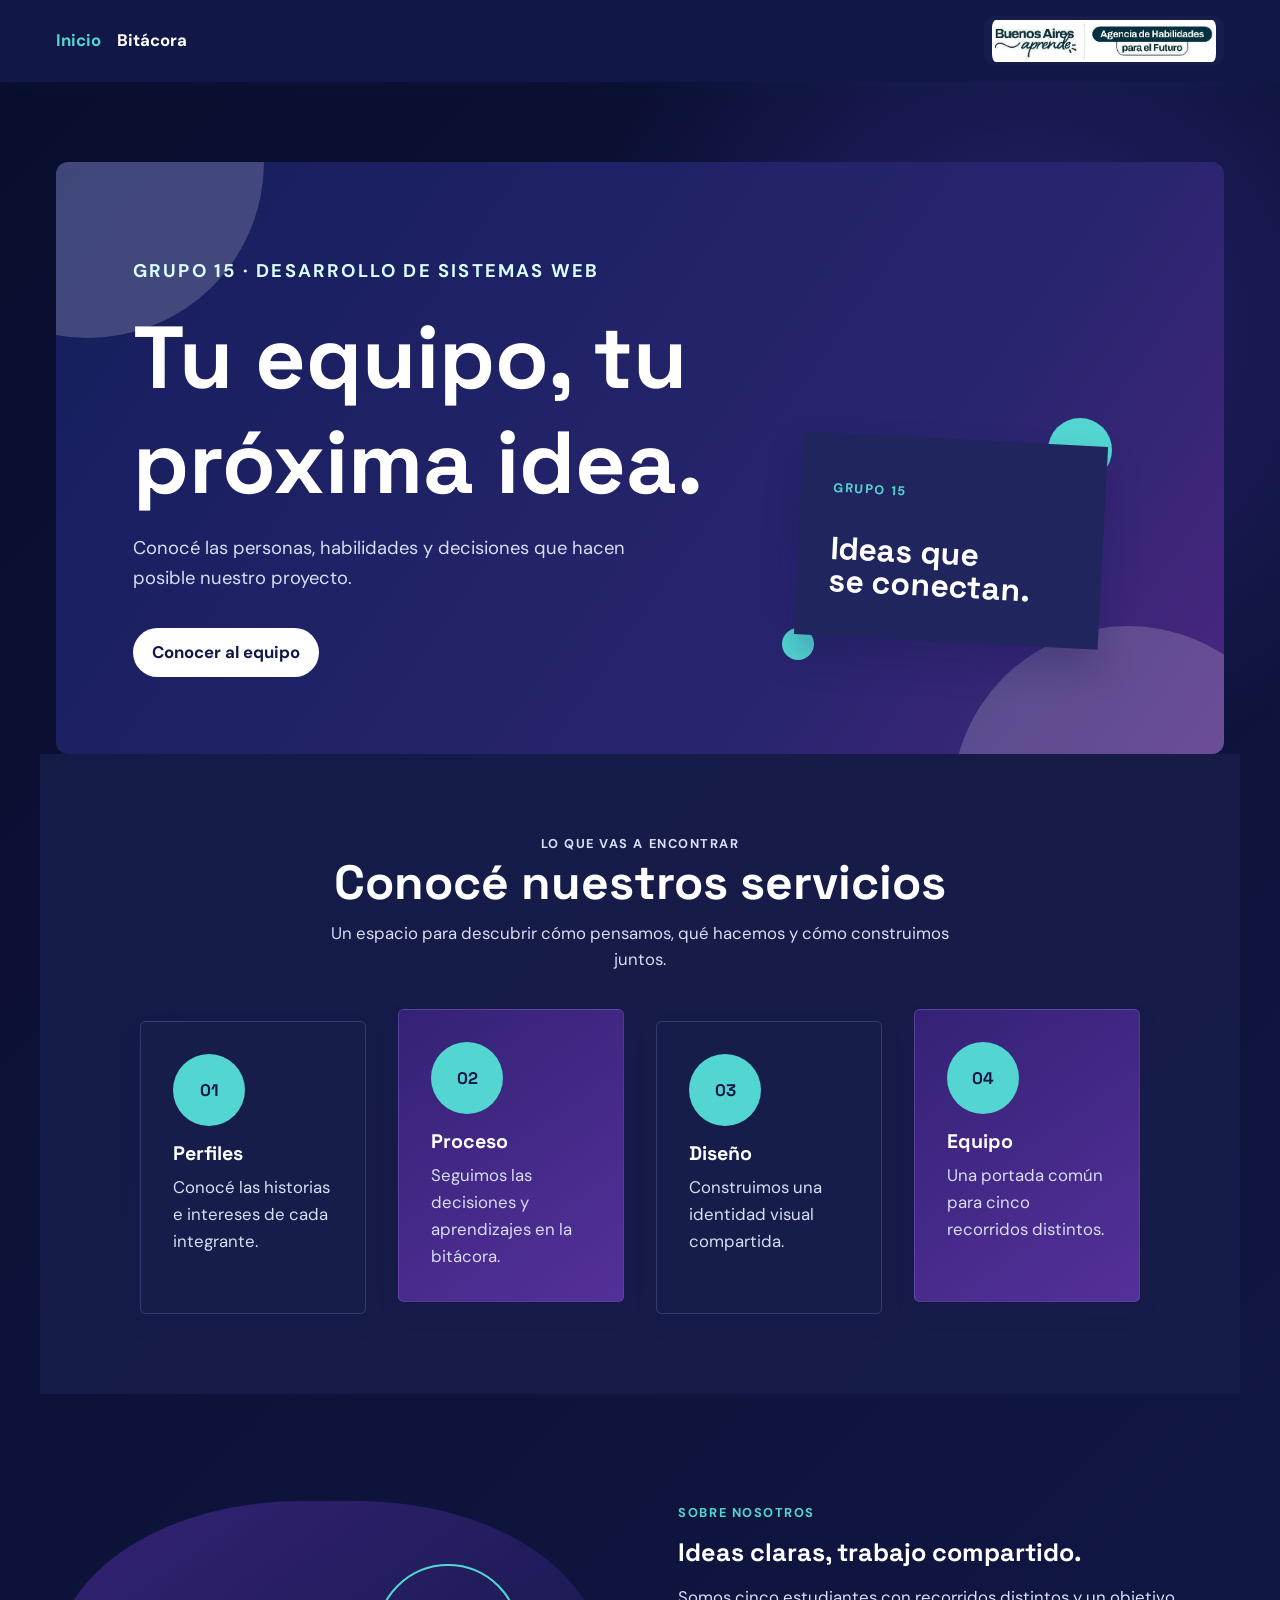
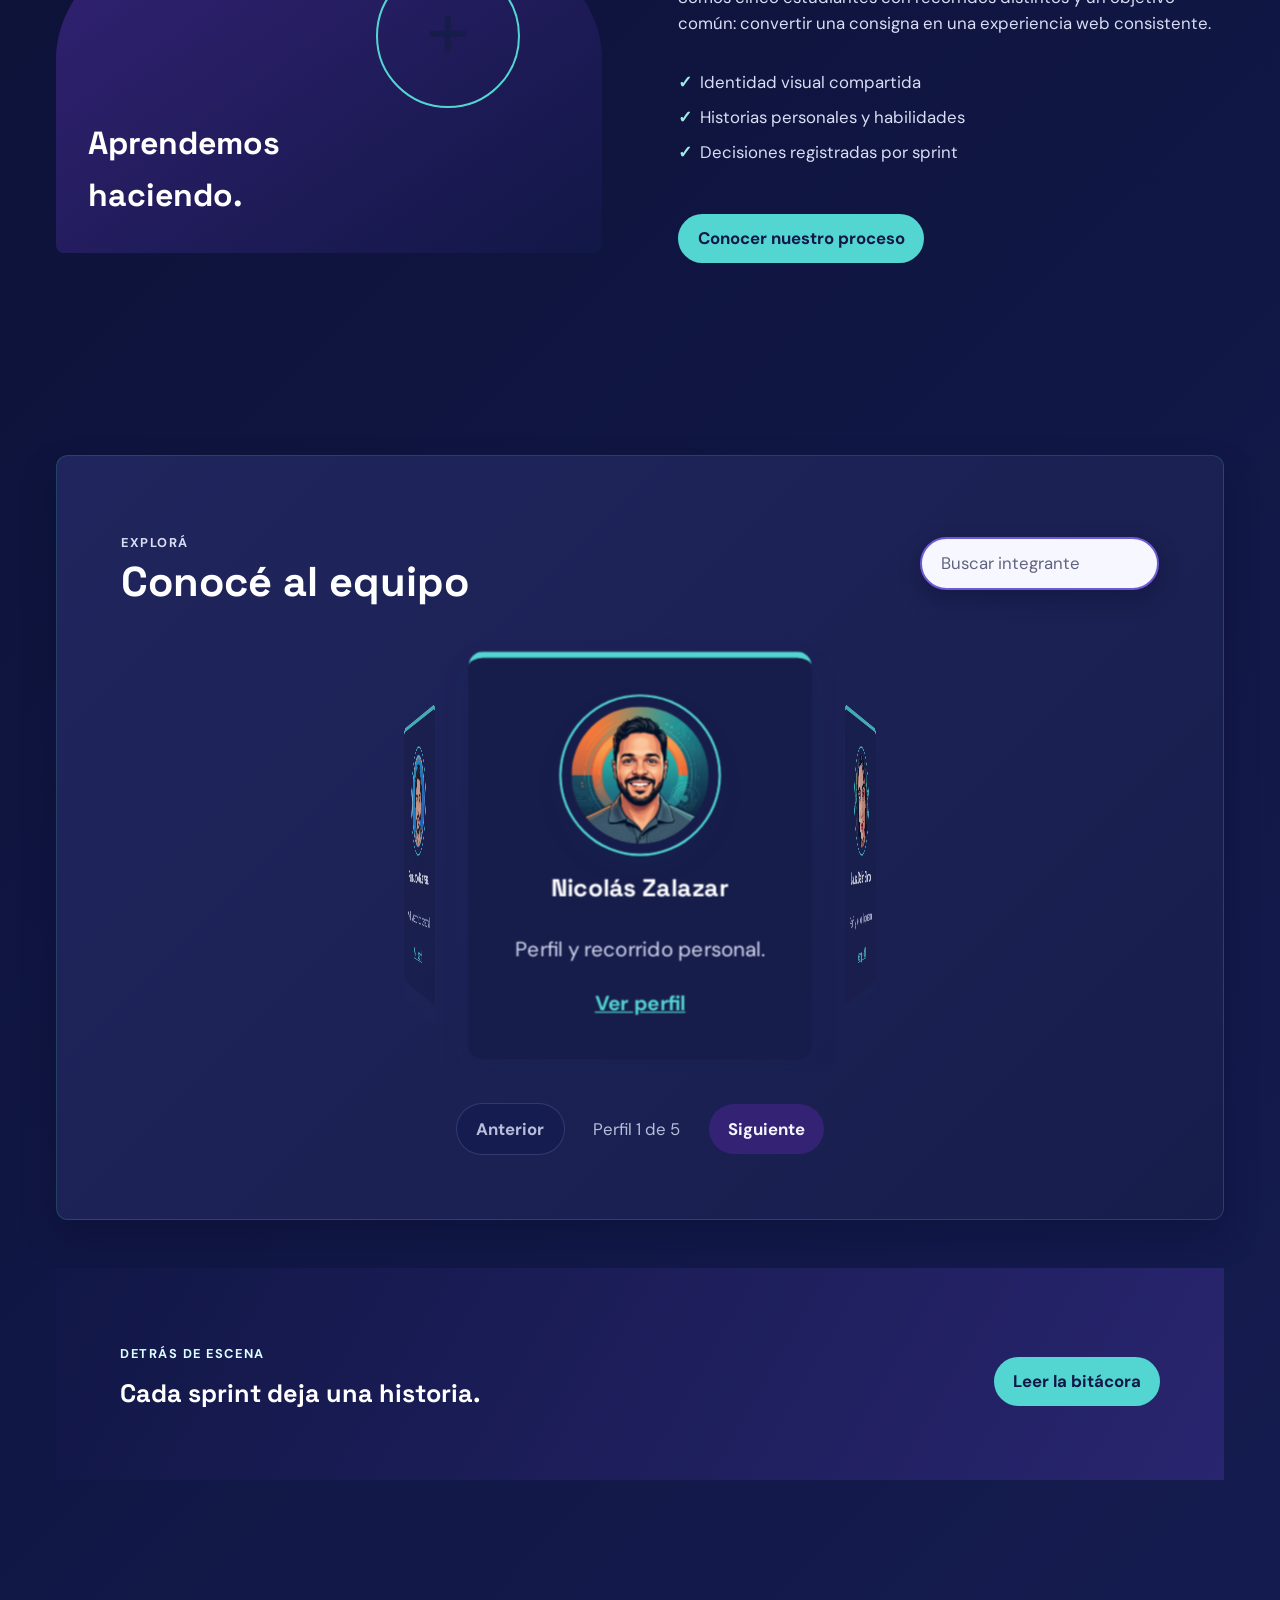
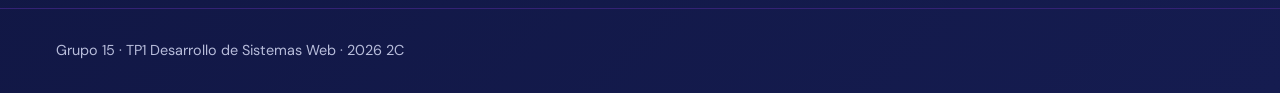
<file: index.html>
<!DOCTYPE html>
<html lang="es">

<head>
  <meta charset="UTF-8">
  <meta name="viewport" content="width=device-width, initial-scale=1.0">
  <title>Grupo 15 — Sitio Web Grupal</title>
  <link rel="icon" href="img/favicon.svg" type="image/svg+xml">
  <link rel="icon" href="favicon.ico" sizes="48x48">
  <link rel="apple-touch-icon" href="img/apple-touch-icon.png">
  <link rel="preconnect" href="https://fonts.googleapis.com">
  <link rel="preconnect" href="https://fonts.gstatic.com" crossorigin>
  <link
    href="https://fonts.googleapis.com/css2?family=DM+Sans:wght@400;500;700&family=Space+Grotesk:wght@500;600;700&display=swap"
    rel="stylesheet">
  <link rel="stylesheet" href="css/base.css">
  <link rel="stylesheet" href="css/nav.css">
</head>

<body>

  <a class="skip-link" href="#contenido-principal">Saltar al contenido principal</a>

  <header class="site-header">
    <div class="container">
      <nav class="site-nav" aria-label="Navegación principal">
        <ul>
          <li><a href="index.html" aria-current="page">Inicio</a></li>
          <li><a href="bitacora.html">Bitácora</a></li>
          <!-- Sprint 2: agregar enlaces a los perfiles individuales -->
        </ul>
      </nav>
      <img class="site-logo" width="597" height="111" src="img/logo-agencia.png.jpg"
        alt="Buenos Aires Aprende y Agencia de Habilidades para el Futuro">
    </div>
  </header>

  <main class="site-main" id="contenido-principal">
    <div class="container">
      <section class="hero" aria-labelledby="page-title">
        <div class="hero-copy">
          <p class="eyebrow">Grupo 15 · Desarrollo de Sistemas Web</p>
          <h1 id="page-title">Tu equipo, tu próxima idea.</h1>
          <p>Conocé las personas, habilidades y decisiones que hacen posible nuestro proyecto.</p>
          <a class="hero-button hero-button--light" href="#members-title">Conocer al equipo</a>
        </div>
        <div class="hero-preview" aria-label="Presentación visual del equipo">
          <span class="preview-dot preview-dot-one"></span>
          <span class="preview-dot preview-dot-two"></span>
          <div class="preview-panel">
            <span>GRUPO 15</span>
            <strong>Ideas que<br>se conectan.</strong>
          </div>
        </div>
      </section>

      <section class="feature-section" aria-labelledby="features-title">
        <div class="section-heading">
          <p class="eyebrow">Lo que vas a encontrar</p>
          <h2 id="features-title">Conocé nuestros servicios</h2>
          <p>Un espacio para descubrir cómo pensamos, qué hacemos y cómo construimos juntos.</p>
        </div>
        <div class="feature-grid">
          <article class="service-card"><span class="feature-icon" aria-hidden="true">01</span>
            <h3>Perfiles</h3>
            <p>Conocé las historias e intereses de cada integrante.</p>
          </article>
          <article class="service-card service-card--featured"><span class="feature-icon" aria-hidden="true">02</span>
            <h3>Proceso</h3>
            <p>Seguimos las decisiones y aprendizajes en la bitácora.</p>
          </article>
          <article class="service-card"><span class="feature-icon" aria-hidden="true">03</span>
            <h3>Diseño</h3>
            <p>Construimos una identidad visual compartida.</p>
          </article>
          <article class="service-card service-card--featured"><span class="feature-icon" aria-hidden="true">04</span>
            <h3>Equipo</h3>
            <p>Una portada común para cinco recorridos distintos.</p>
          </article>
        </div>
      </section>

      <section class="split-section" aria-labelledby="about-title">
        <div class="split-art"><strong>Aprendemos<br>haciendo.</strong></div>
        <div>
          <p class="eyebrow">Sobre nosotros</p>
          <h2 id="about-title">Ideas claras, trabajo compartido.</h2>
          <p>Somos cinco estudiantes con recorridos distintos y un objetivo común: convertir una consigna en una
            experiencia web consistente.</p>
          <ul class="check-list">
            <li>Identidad visual compartida</li>
            <li>Historias personales y habilidades</li>
            <li>Decisiones registradas por sprint</li>
          </ul>
          <a class="hero-button" href="bitacora.html">Conocer nuestro proceso</a>
        </div>
      </section>

      <section class="members-section" aria-labelledby="members-title">
        <div class="members-toolbar">
          <div>
            <p class="eyebrow">Explorá</p>
            <h2 id="members-title">Conocé al equipo</h2>
          </div>
          <label>
            <span class="visually-hidden">Buscar integrante</span>
            <input class="member-search" type="search" placeholder="Buscar integrante" data-member-search>
          </label>
        </div>
        <div class="member-carousel" data-member-list>
          <div class="member-grid">
            <article class="member-card" data-member="nicolás zalazar"><img class="profile-photo" width="1024" height="1024" src="img/perfiles/perfil-nicolas-zalazar.jpg" alt="Avatar de Nicolás Zalazar"><h3>Nicolás Zalazar</h3><p>Perfil y recorrido personal.</p><a href="nicolas-zalazar.html">Ver perfil</a></article>
            <article class="member-card" data-member="laura belén blanco"><img class="profile-photo" width="400" height="400" src="img/perfiles/perfil-laura-blanco.jpg" alt="Avatar de Laura Belén Blanco"><h3>Laura Belén Blanco</h3><p>Perfil y recorrido personal.</p><a href="laura-blanco.html">Ver perfil</a></article>
            <article class="member-card" data-member="christian albornoz"><img class="profile-photo" width="1024" height="1024" src="img/perfiles/perfil-christian-albornoz.jpg" alt="Avatar de Christian Albornoz"><h3>Christian Albornoz</h3><p>Perfil y recorrido personal.</p><a href="christian-albornoz.html">Ver perfil</a></article>
            <article class="member-card" data-member="laura olivera"><img class="profile-photo" width="992" height="1083" src="img/perfiles/perfil-olivera.jpeg" alt="Avatar de Laura Olivera"><h3>Laura Olivera</h3><p>Perfil y recorrido personal.</p><a href="laura-olivera.html">Ver perfil</a></article>
            <article class="member-card" data-member="fernando guevara"><img class="profile-photo" width="1024" height="1024" src="img/perfiles/perfil-fernando.jpeg" alt="Avatar de Fer Guevara"><h3>Fernando Guevara</h3><p>Perfil y recorrido personal.</p><a href="fernando-guevara.html">Ver perfil</a></article>
          </div>
        </div>
        <div class="carousel-controls" aria-label="Controles del carrusel">
          <button class="carousel-button" type="button" data-carousel-previous>Anterior</button>
          <span class="carousel-status" aria-live="polite" data-carousel-status>Perfil 1 de 5</span>
          <button class="carousel-button" type="button" data-carousel-next>Siguiente</button>
        </div>
        <p class="empty-state" data-empty-state hidden>No encontramos integrantes con ese nombre.</p>
      </section>

      <section class="journal-banner" aria-labelledby="journal-title">
        <div>
          <p class="eyebrow">Detrás de escena</p>
          <h2 id="journal-title">Cada sprint deja una historia.</h2>
        </div>
        <a class="hero-button" href="bitacora.html">Leer la bitácora</a>
      </section>
    </div>
  </main>

  <footer class="site-footer">
    <div class="container">
      <p>Grupo 15 · TP1 Desarrollo de Sistemas Web · 2026 2C</p>
    </div>
  </footer>

  <script src="js/portada.js" defer></script>
</body>

</html>
</file>
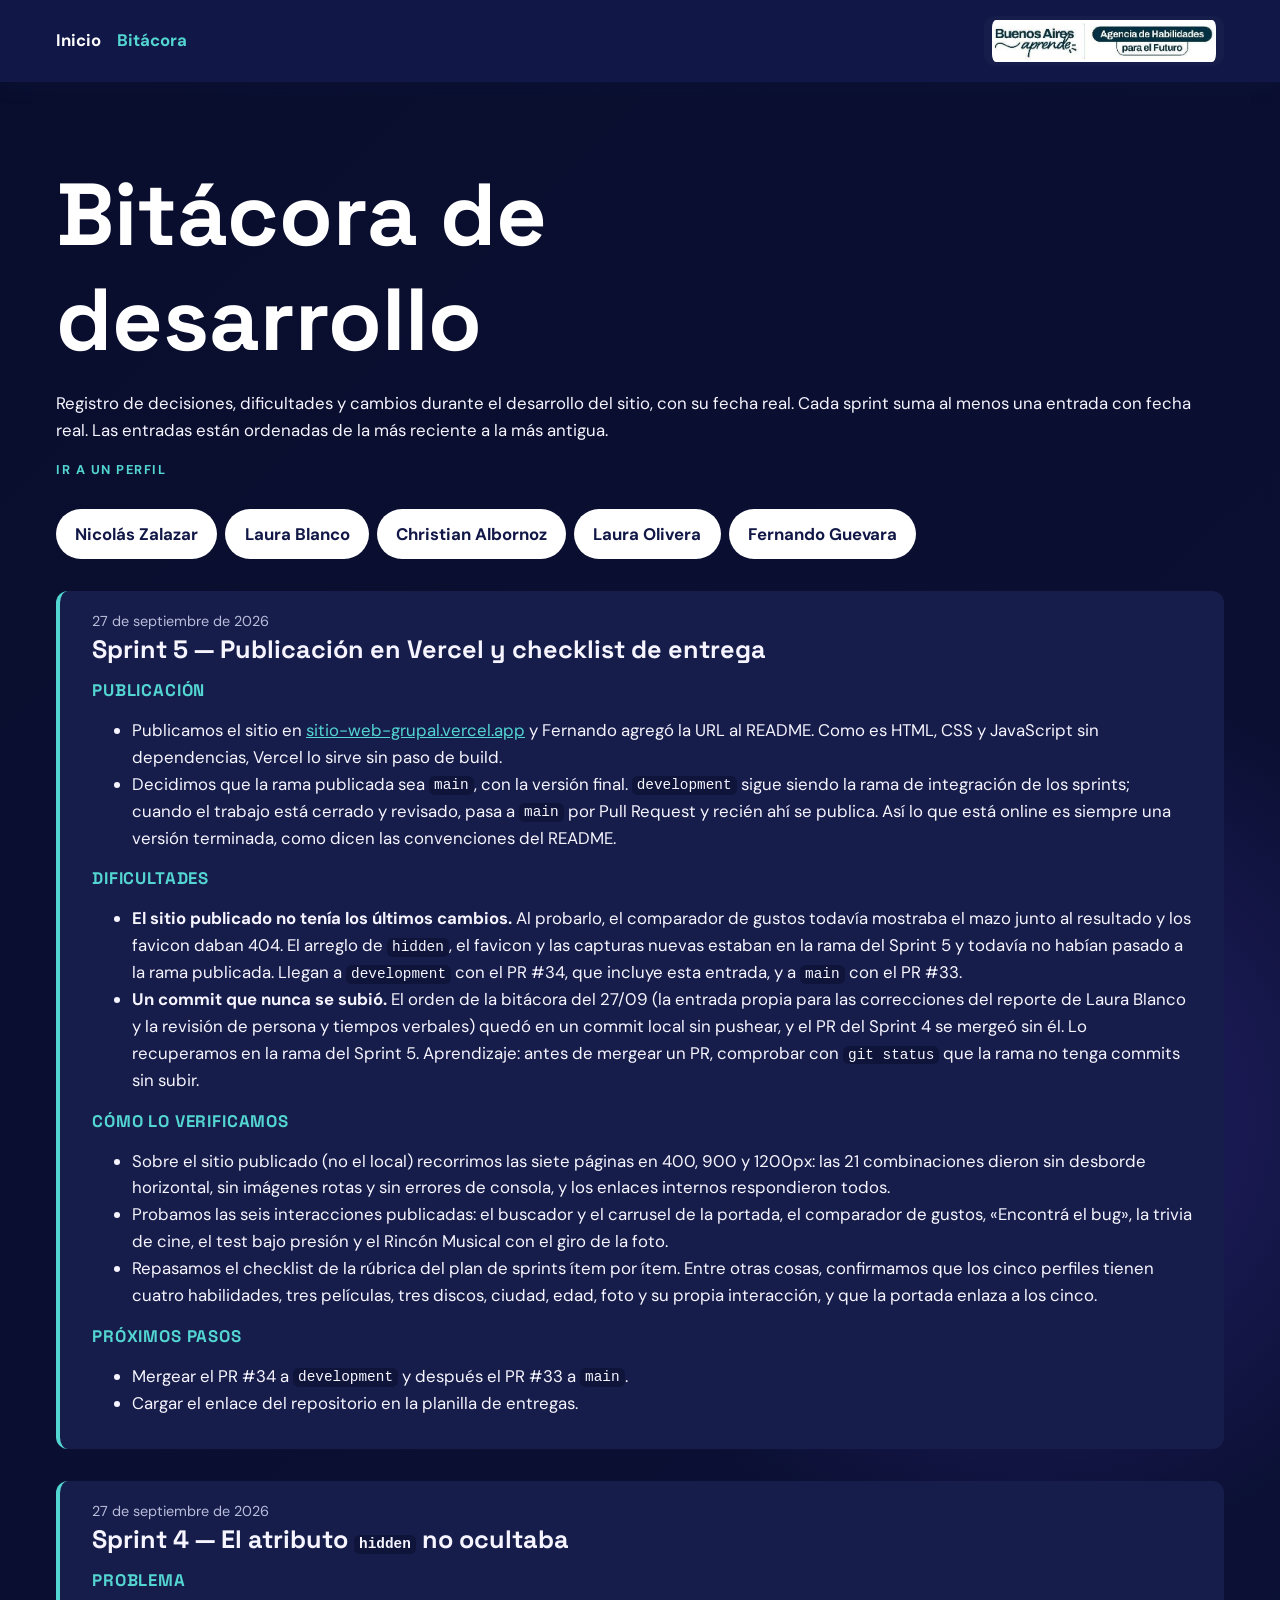
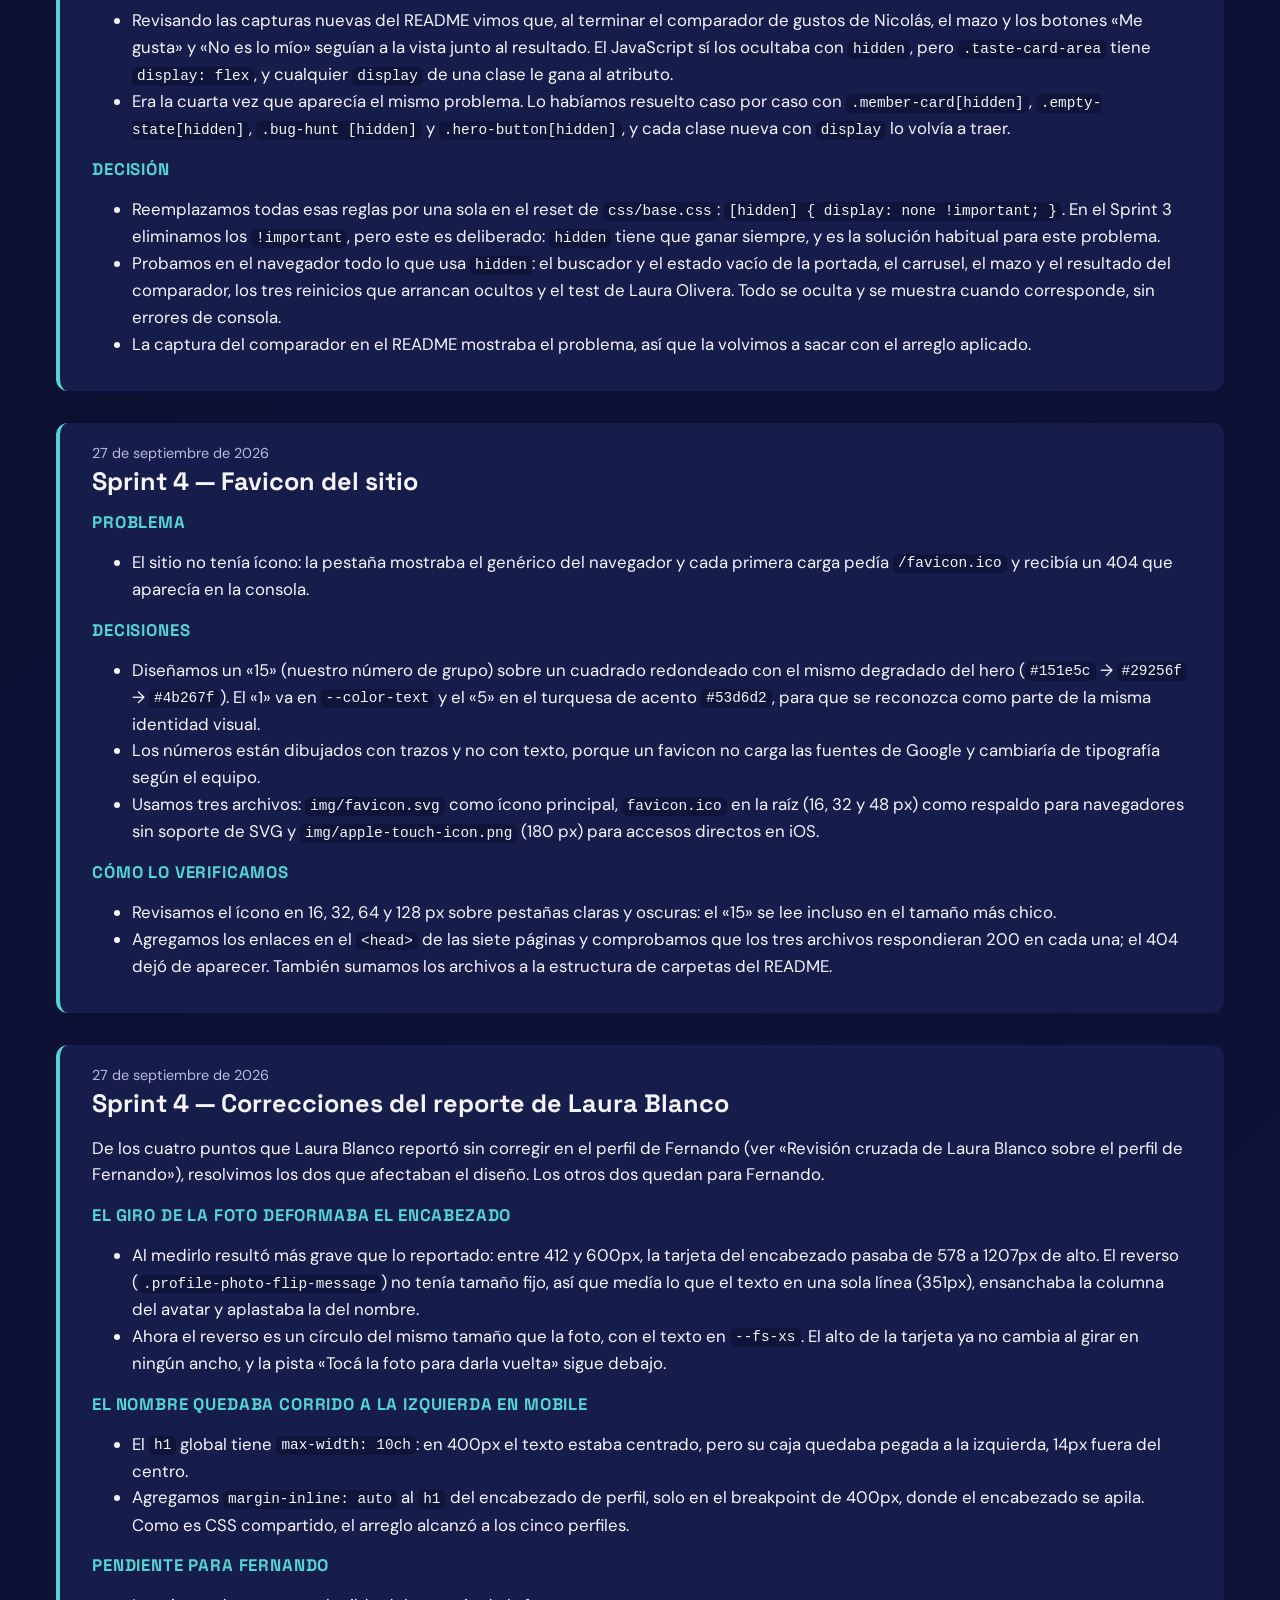
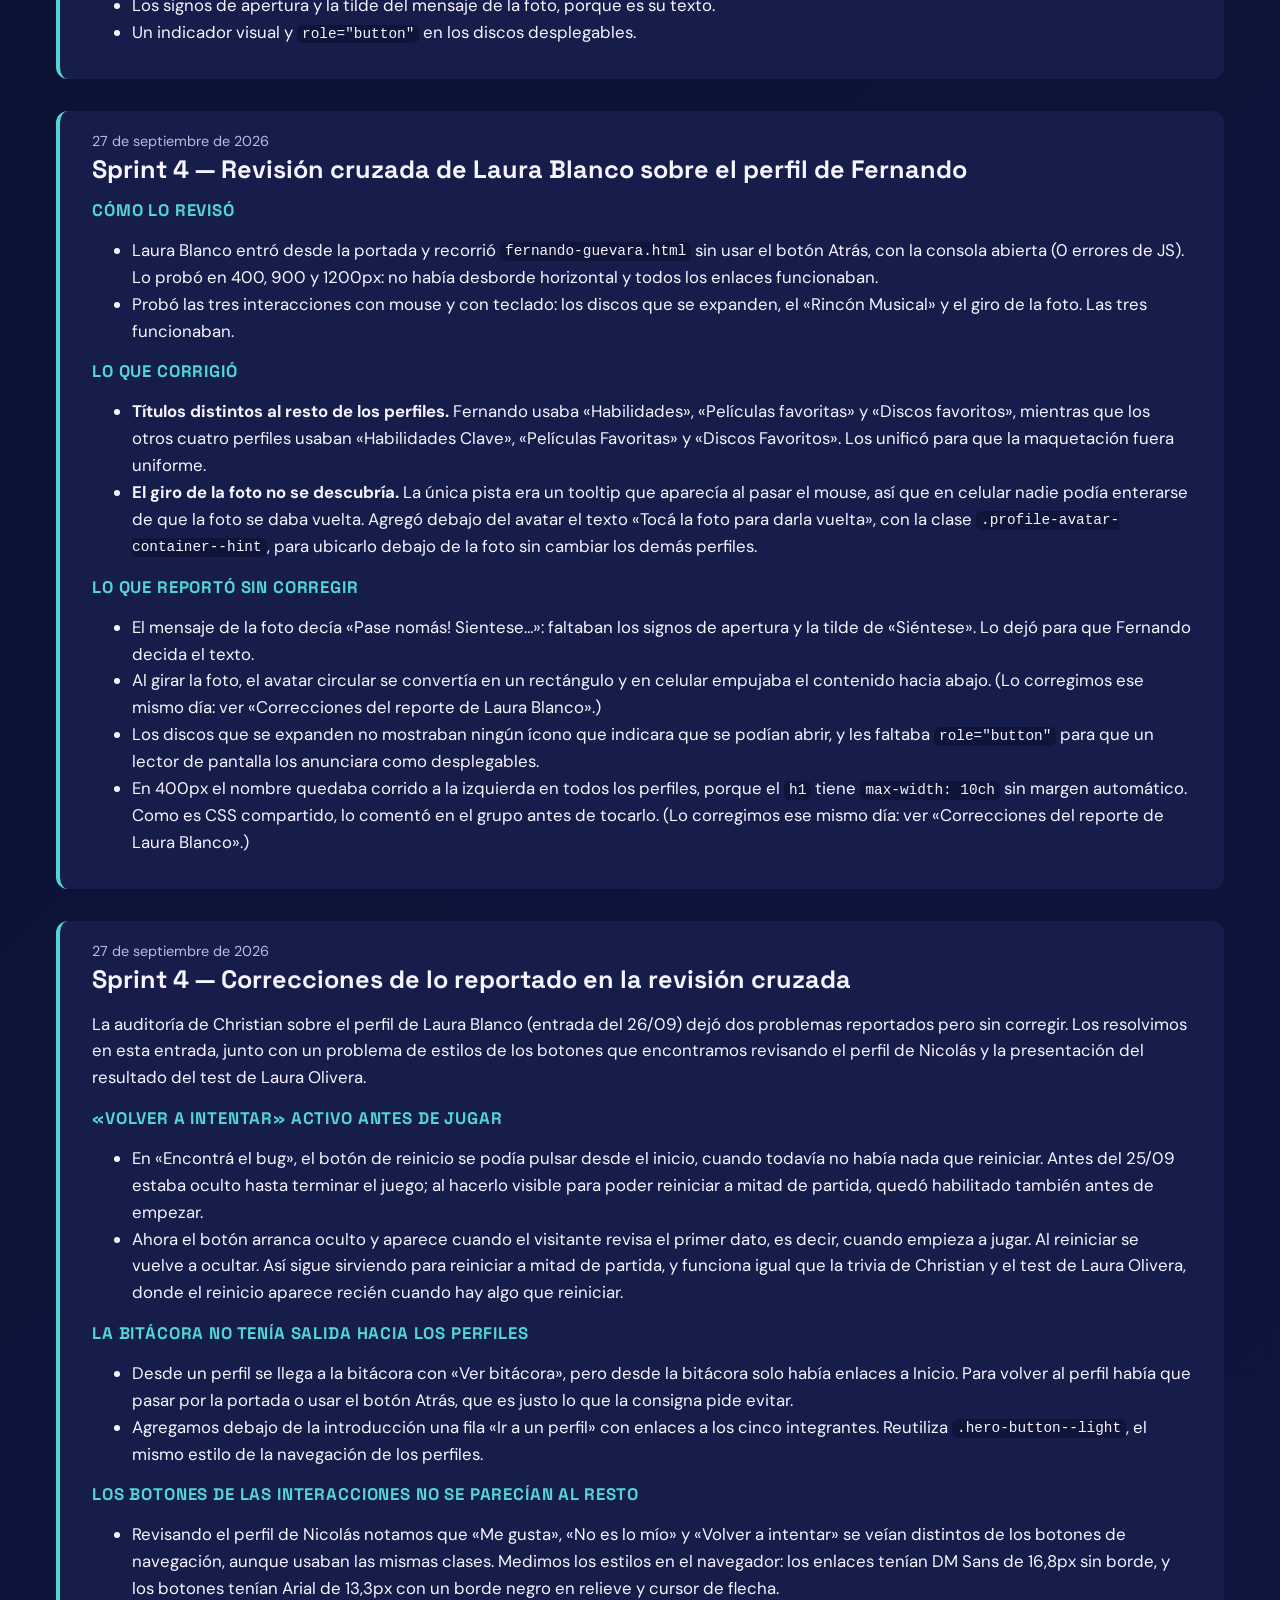
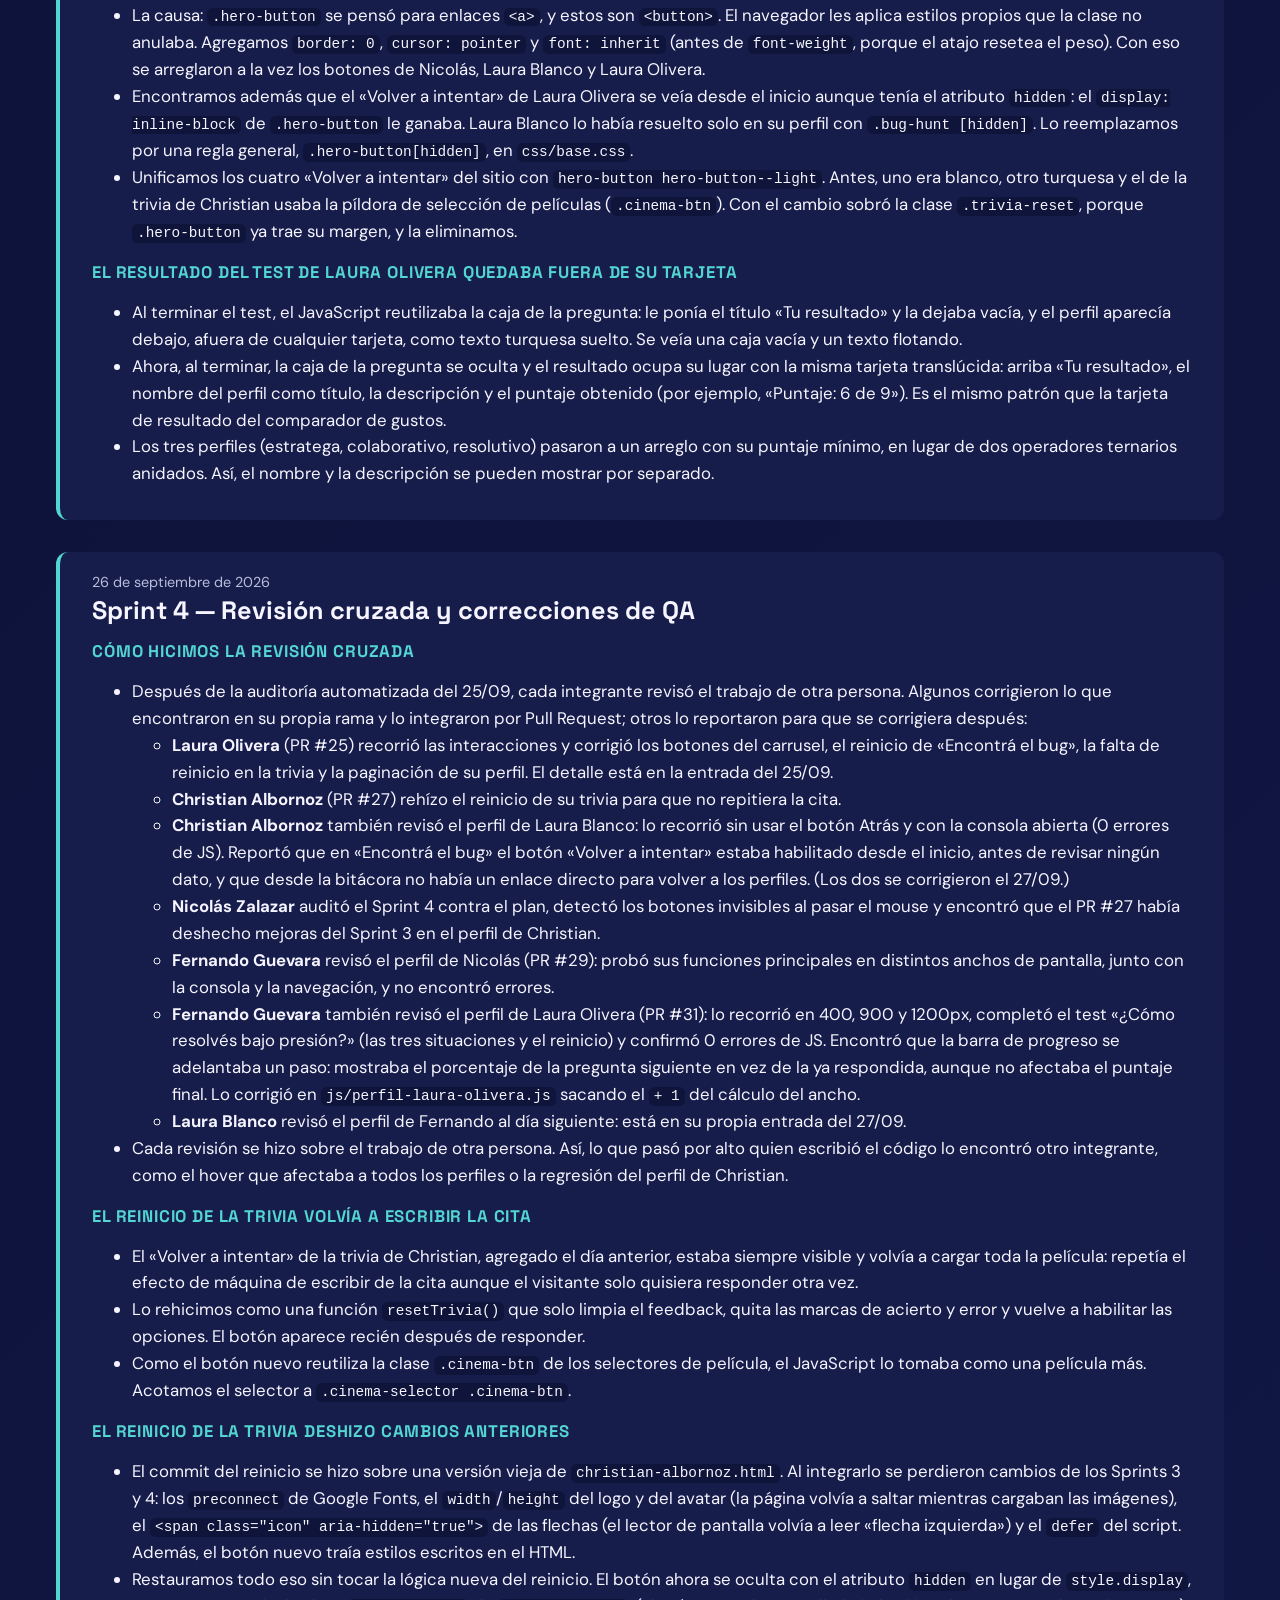
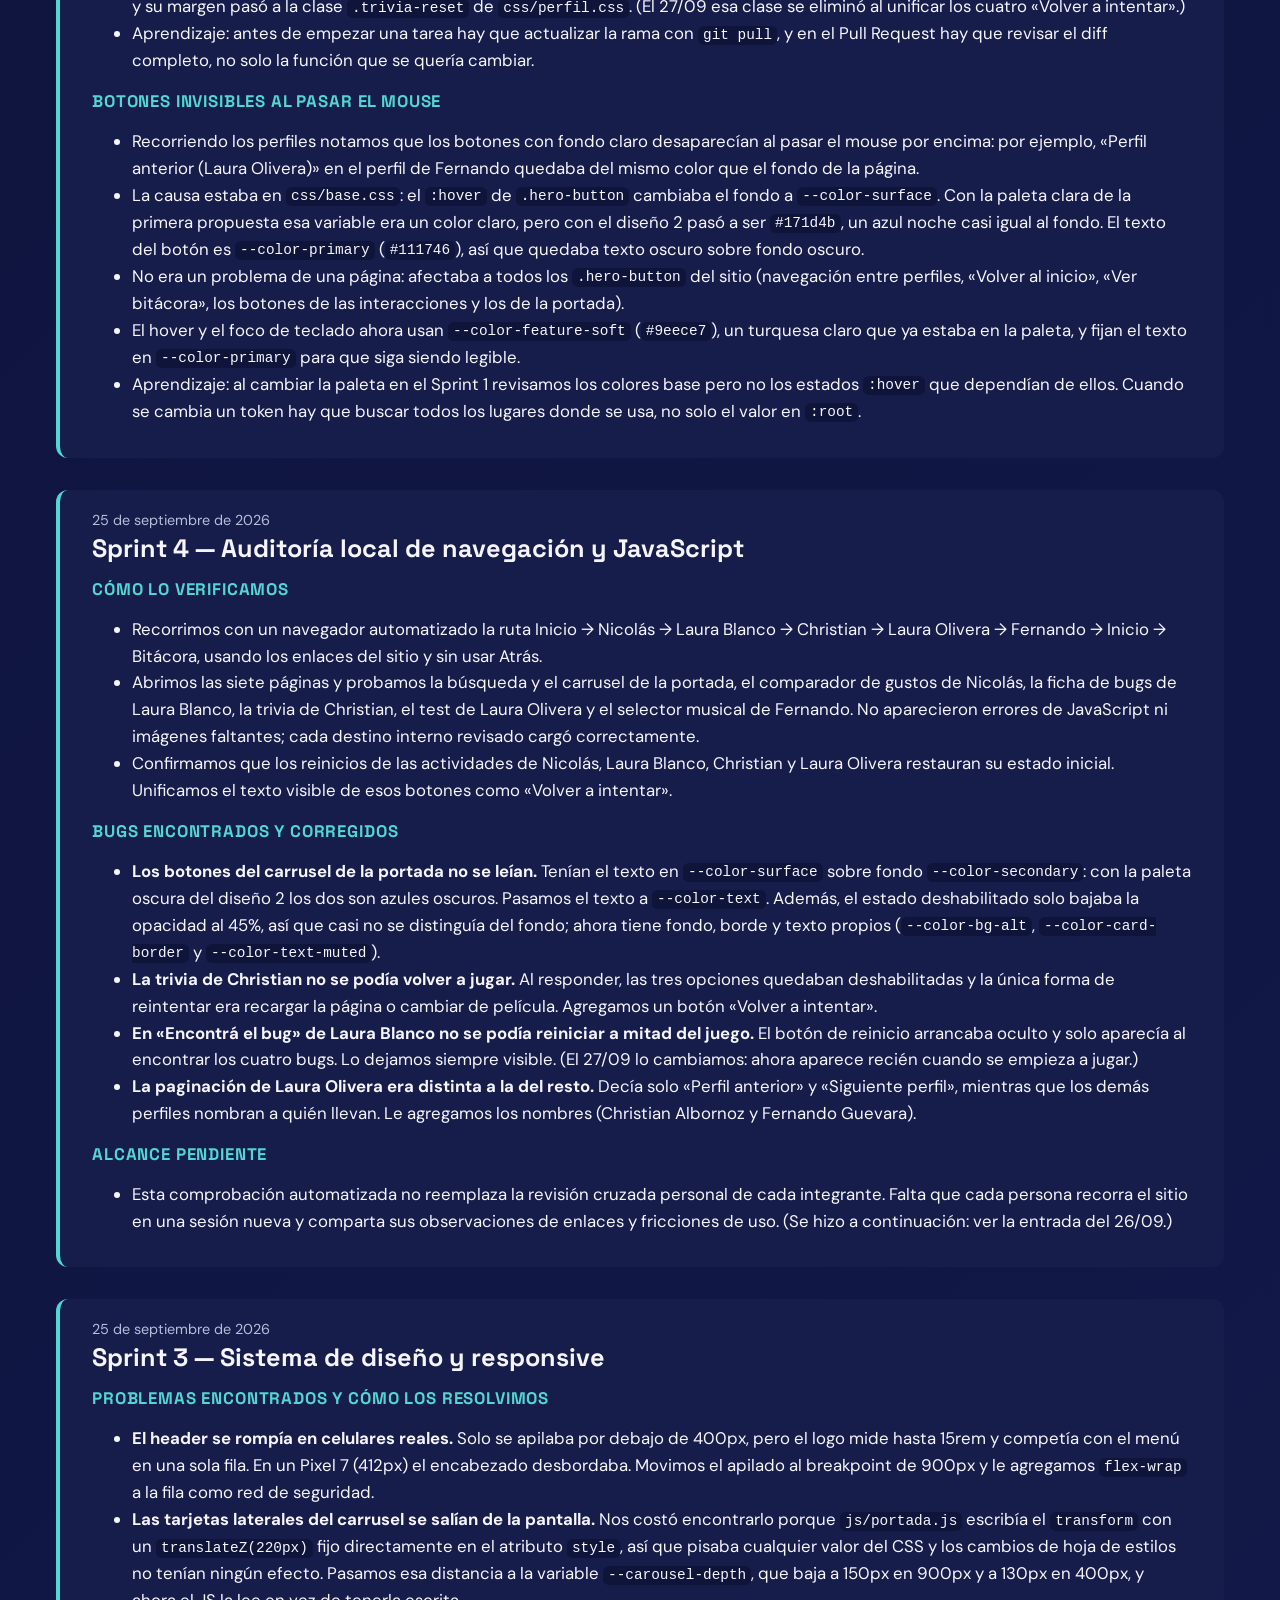
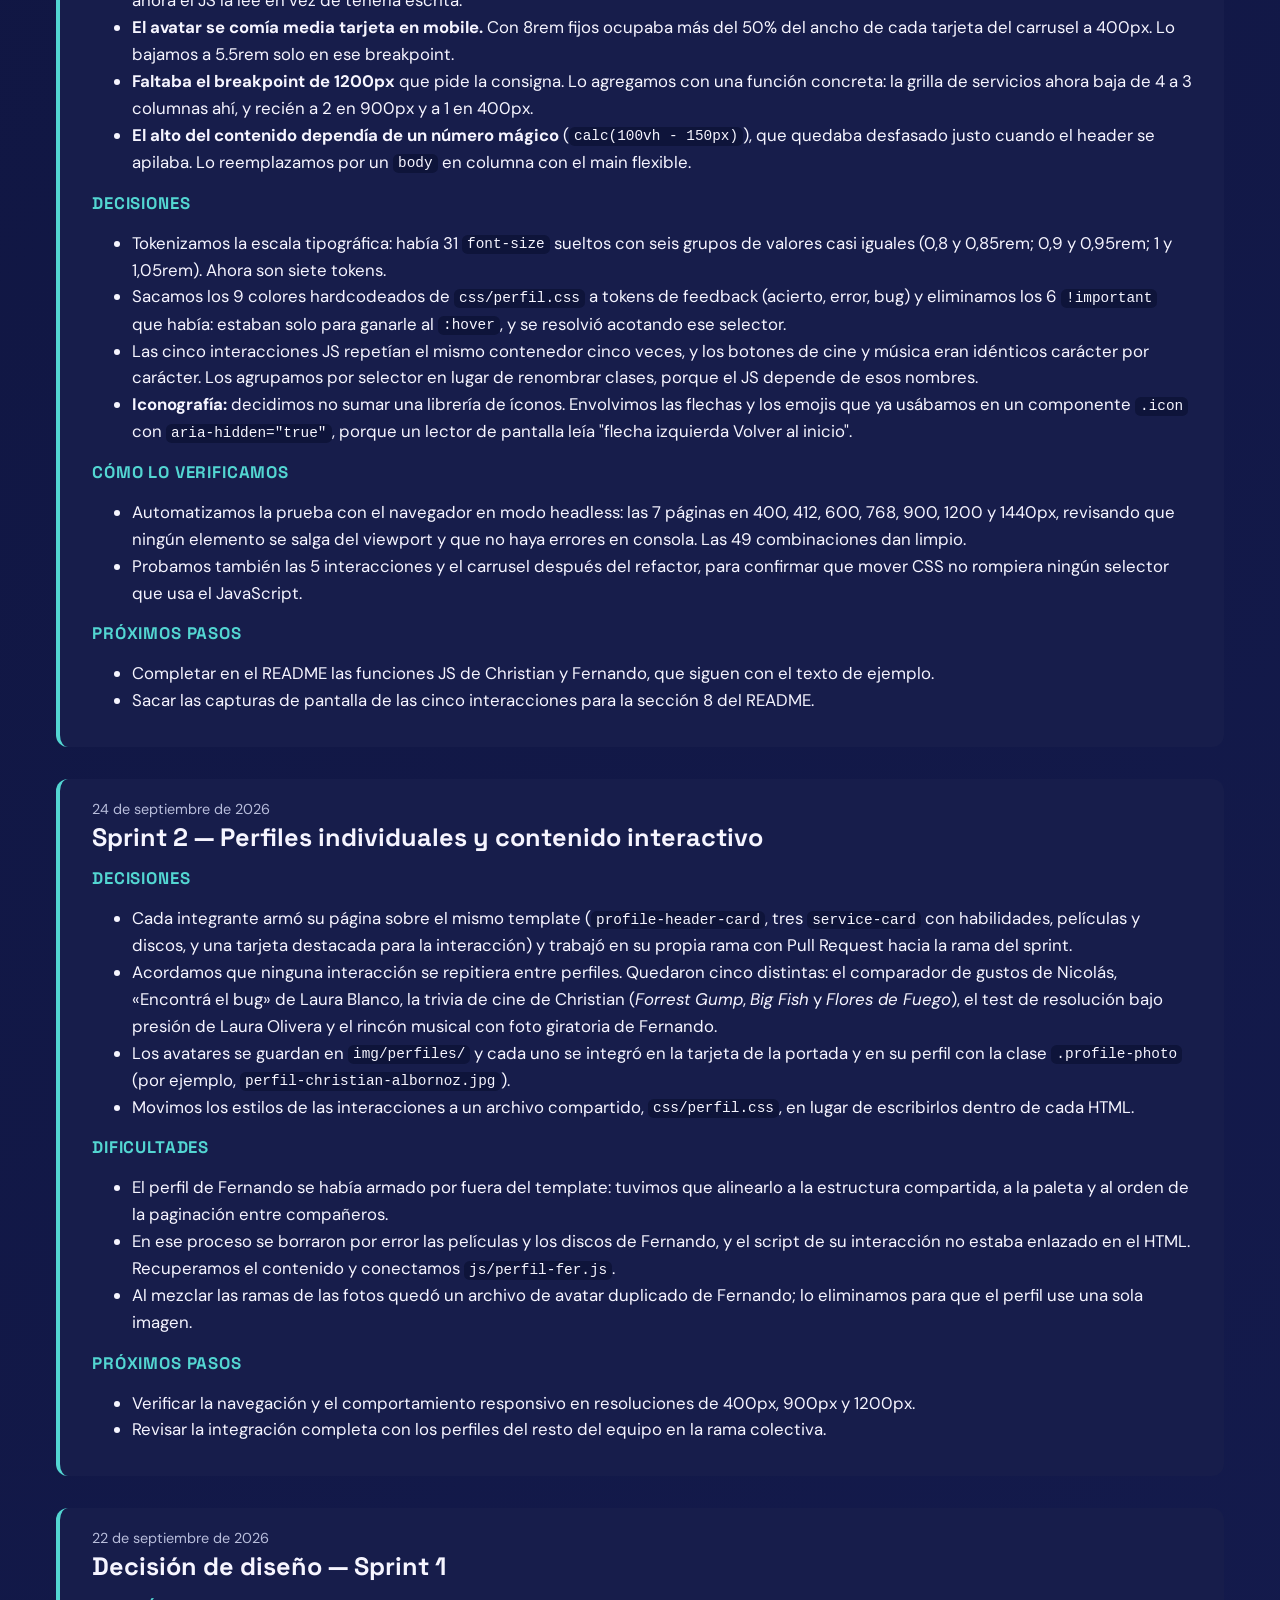
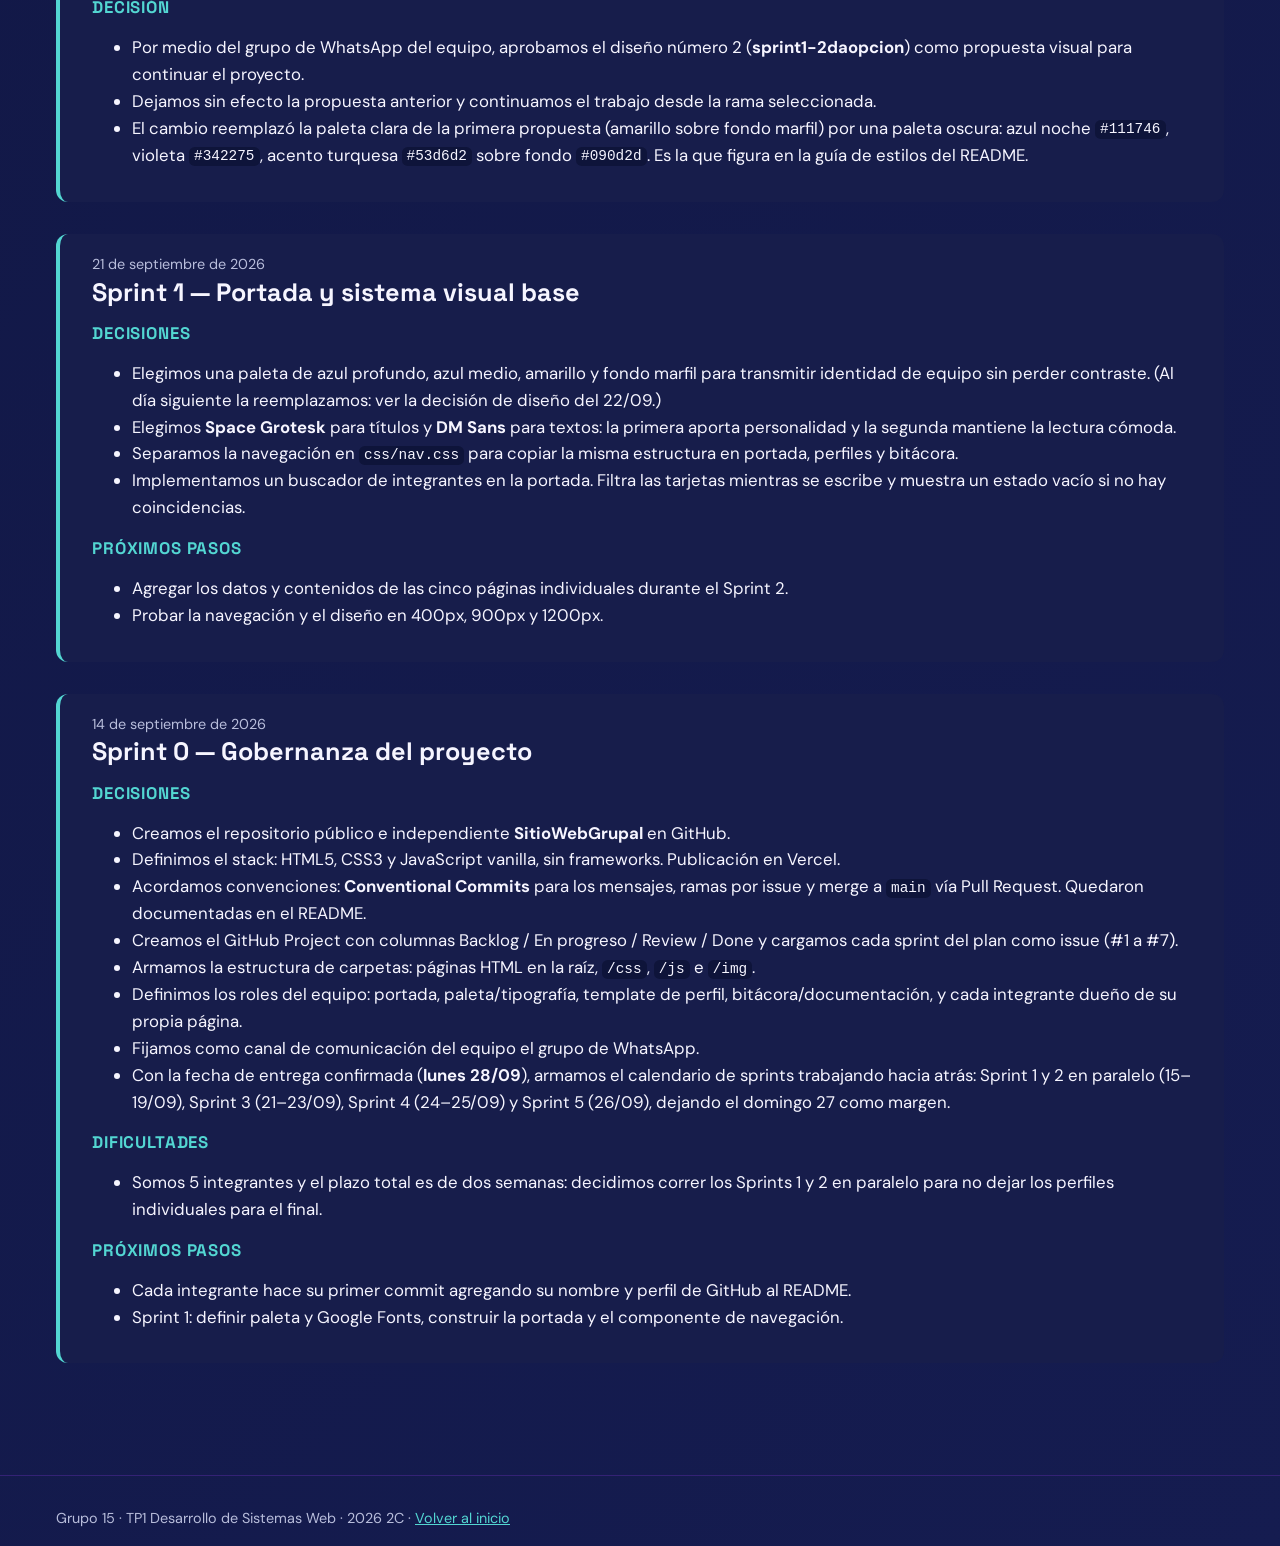
<file: bitacora.html>
<!DOCTYPE html>
<html lang="es">

<head>
  <meta charset="UTF-8">
  <meta name="viewport" content="width=device-width, initial-scale=1.0">
  <title>Bitácora de desarrollo — Grupo 15</title>
  <link rel="icon" href="img/favicon.svg" type="image/svg+xml">
  <link rel="icon" href="favicon.ico" sizes="48x48">
  <link rel="apple-touch-icon" href="img/apple-touch-icon.png">
  <link rel="preconnect" href="https://fonts.googleapis.com">
  <link rel="preconnect" href="https://fonts.gstatic.com" crossorigin>
  <link
    href="https://fonts.googleapis.com/css2?family=DM+Sans:wght@400;500;700&family=Space+Grotesk:wght@500;600;700&display=swap"
    rel="stylesheet">
  <link rel="stylesheet" href="css/base.css">
  <link rel="stylesheet" href="css/nav.css">
</head>

<body>

  <a class="skip-link" href="#contenido-principal">Saltar al contenido principal</a>

  <header class="site-header">
    <div class="container">
      <nav class="site-nav" aria-label="Navegación principal">
        <ul>
          <li><a href="index.html">Inicio</a></li>
          <li><a href="bitacora.html" aria-current="page">Bitácora</a></li>
        </ul>
      </nav>
      <img class="site-logo" width="597" height="111" src="img/logo-agencia.png.jpg"
        alt="Buenos Aires Aprende y Agencia de Habilidades para el Futuro">
    </div>
  </header>

  <main class="site-main" id="contenido-principal">
    <div class="container">
      <h1>Bitácora de desarrollo</h1>
      <p>
        Registro de decisiones, dificultades y cambios durante el desarrollo del sitio, con su fecha real.
        Cada sprint suma al menos una entrada con fecha real. Las entradas están ordenadas de la más reciente
        a la más antigua.
      </p>

      <!-- Sin esto, desde la bitácora solo se podía volver a un perfil pasando por Inicio -->
      <nav class="bitacora-nav" aria-label="Perfiles del equipo">
        <p class="eyebrow">Ir a un perfil</p>
        <ul>
          <li><a href="nicolas-zalazar.html" class="hero-button hero-button--light">Nicolás Zalazar</a></li>
          <li><a href="laura-blanco.html" class="hero-button hero-button--light">Laura Blanco</a></li>
          <li><a href="christian-albornoz.html" class="hero-button hero-button--light">Christian Albornoz</a></li>
          <li><a href="laura-olivera.html" class="hero-button hero-button--light">Laura Olivera</a></li>
          <li><a href="fernando-guevara.html" class="hero-button hero-button--light">Fernando Guevara</a></li>
        </ul>
      </nav>

      <!-- Las entradas conservan su fecha; las decisiones de diseño se registran por separado. -->

      <article class="bitacora-entry">
        <time datetime="2026-09-27">27 de septiembre de 2026</time>
        <h2>Sprint 5 — Publicación en Vercel y checklist de entrega</h2>

        <h3>Publicación</h3>
        <ul>
          <li>
            Publicamos el sitio en <a href="https://sitio-web-grupal.vercel.app/">sitio-web-grupal.vercel.app</a>
            y Fernando agregó la URL al README. Como es HTML, CSS y JavaScript sin dependencias, Vercel lo sirve
            sin paso de build.
          </li>
          <li>
            Decidimos que la rama publicada sea <code>main</code>, con la versión final. <code>development</code>
            sigue siendo la rama de integración de los sprints; cuando el trabajo está cerrado y revisado, pasa a
            <code>main</code> por Pull Request y recién ahí se publica. Así lo que está online es siempre una
            versión terminada, como dicen las convenciones del README.
          </li>
        </ul>

        <h3>Dificultades</h3>
        <ul>
          <li>
            <strong>El sitio publicado no tenía los últimos cambios.</strong> Al probarlo, el comparador de gustos
            todavía mostraba el mazo junto al resultado y los favicon daban 404. El arreglo de
            <code>hidden</code>, el favicon y las capturas nuevas estaban en la rama del Sprint 5 y todavía no
            habían pasado a la rama publicada. Llegan a <code>development</code> con el PR #34, que incluye esta
            entrada, y a <code>main</code> con el PR #33.
          </li>
          <li>
            <strong>Un commit que nunca se subió.</strong> El orden de la bitácora del 27/09 (la entrada propia
            para las correcciones del reporte de Laura Blanco y la revisión de persona y tiempos verbales) quedó
            en un commit local sin pushear, y el PR del Sprint 4 se mergeó sin él. Lo recuperamos en la rama del
            Sprint 5. Aprendizaje: antes de mergear un PR, comprobar con <code>git status</code> que la rama no
            tenga commits sin subir.
          </li>
        </ul>

        <h3>Cómo lo verificamos</h3>
        <ul>
          <li>
            Sobre el sitio publicado (no el local) recorrimos las siete páginas en 400, 900 y 1200px: las 21
            combinaciones dieron sin desborde horizontal, sin imágenes rotas y sin errores de consola, y los
            enlaces internos respondieron todos.
          </li>
          <li>
            Probamos las seis interacciones publicadas: el buscador y el carrusel de la portada, el comparador de
            gustos, «Encontrá el bug», la trivia de cine, el test bajo presión y el Rincón Musical con el giro de
            la foto.
          </li>
          <li>
            Repasamos el checklist de la rúbrica del plan de sprints ítem por ítem. Entre otras cosas,
            confirmamos que los cinco perfiles tienen cuatro habilidades, tres películas, tres discos, ciudad,
            edad, foto y su propia interacción, y que la portada enlaza a los cinco.
          </li>
        </ul>

        <h3>Próximos pasos</h3>
        <ul>
          <li>Mergear el PR #34 a <code>development</code> y después el PR #33 a <code>main</code>.</li>
          <li>Cargar el enlace del repositorio en la planilla de entregas.</li>
        </ul>
      </article>

      <article class="bitacora-entry">
        <time datetime="2026-09-27">27 de septiembre de 2026</time>
        <h2>Sprint 4 — El atributo <code>hidden</code> no ocultaba</h2>

        <h3>Problema</h3>
        <ul>
          <li>
            Revisando las capturas nuevas del README vimos que, al terminar el comparador de gustos de Nicolás,
            el mazo y los botones «Me gusta» y «No es lo mío» seguían a la vista junto al resultado. El
            JavaScript sí los ocultaba con <code>hidden</code>, pero <code>.taste-card-area</code> tiene
            <code>display: flex</code>, y cualquier <code>display</code> de una clase le gana al atributo.
          </li>
          <li>
            Era la cuarta vez que aparecía el mismo problema. Lo habíamos resuelto caso por caso con
            <code>.member-card[hidden]</code>, <code>.empty-state[hidden]</code>, <code>.bug-hunt [hidden]</code>
            y <code>.hero-button[hidden]</code>, y cada clase nueva con <code>display</code> lo volvía a traer.
          </li>
        </ul>

        <h3>Decisión</h3>
        <ul>
          <li>
            Reemplazamos todas esas reglas por una sola en el reset de <code>css/base.css</code>:
            <code>[hidden] { display: none !important; }</code>. En el Sprint 3 eliminamos los
            <code>!important</code>, pero este es deliberado: <code>hidden</code> tiene que ganar siempre, y es
            la solución habitual para este problema.
          </li>
          <li>
            Probamos en el navegador todo lo que usa <code>hidden</code>: el buscador y el estado vacío de la
            portada, el carrusel, el mazo y el resultado del comparador, los tres reinicios que arrancan
            ocultos y el test de Laura Olivera. Todo se oculta y se muestra cuando corresponde, sin errores de
            consola.
          </li>
          <li>
            La captura del comparador en el README mostraba el problema, así que la volvimos a sacar con el
            arreglo aplicado.
          </li>
        </ul>
      </article>

      <article class="bitacora-entry">
        <time datetime="2026-09-27">27 de septiembre de 2026</time>
        <h2>Sprint 4 — Favicon del sitio</h2>

        <h3>Problema</h3>
        <ul>
          <li>
            El sitio no tenía ícono: la pestaña mostraba el genérico del navegador y cada primera carga pedía
            <code>/favicon.ico</code> y recibía un 404 que aparecía en la consola.
          </li>
        </ul>

        <h3>Decisiones</h3>
        <ul>
          <li>
            Diseñamos un «15» (nuestro número de grupo) sobre un cuadrado redondeado con el mismo degradado del
            hero (<code>#151e5c</code> → <code>#29256f</code> → <code>#4b267f</code>). El «1» va en
            <code>--color-text</code> y el «5» en el turquesa de acento <code>#53d6d2</code>, para que se
            reconozca como parte de la misma identidad visual.
          </li>
          <li>
            Los números están dibujados con trazos y no con texto, porque un favicon no carga las fuentes de
            Google y cambiaría de tipografía según el equipo.
          </li>
          <li>
            Usamos tres archivos: <code>img/favicon.svg</code> como ícono principal, <code>favicon.ico</code>
            en la raíz (16, 32 y 48&nbsp;px) como respaldo para navegadores sin soporte de SVG y
            <code>img/apple-touch-icon.png</code> (180&nbsp;px) para accesos directos en iOS.
          </li>
        </ul>

        <h3>Cómo lo verificamos</h3>
        <ul>
          <li>
            Revisamos el ícono en 16, 32, 64 y 128&nbsp;px sobre pestañas claras y oscuras: el «15» se lee
            incluso en el tamaño más chico.
          </li>
          <li>
            Agregamos los enlaces en el <code>&lt;head&gt;</code> de las siete páginas y comprobamos que los
            tres archivos respondieran 200 en cada una; el 404 dejó de aparecer. También sumamos los archivos
            a la estructura de carpetas del README.
          </li>
        </ul>
      </article>

      <article class="bitacora-entry">
        <time datetime="2026-09-27">27 de septiembre de 2026</time>
        <h2>Sprint 4 — Correcciones del reporte de Laura Blanco</h2>

        <p>
          De los cuatro puntos que Laura Blanco reportó sin corregir en el perfil de Fernando (ver «Revisión
          cruzada de Laura Blanco sobre el perfil de Fernando»), resolvimos los dos que afectaban el diseño. Los otros dos quedan para Fernando.
        </p>

        <h3>El giro de la foto deformaba el encabezado</h3>
        <ul>
          <li>
            Al medirlo resultó más grave que lo reportado: entre 412 y 600px, la tarjeta del encabezado pasaba de
            578 a 1207px de alto. El reverso (<code>.profile-photo-flip-message</code>) no tenía tamaño fijo, así
            que medía lo que el texto en una sola línea (351px), ensanchaba la columna del avatar y aplastaba la
            del nombre.
          </li>
          <li>
            Ahora el reverso es un círculo del mismo tamaño que la foto, con el texto en <code>--fs-xs</code>. El
            alto de la tarjeta ya no cambia al girar en ningún ancho, y la pista «Tocá la foto para darla vuelta»
            sigue debajo.
          </li>
        </ul>

        <h3>El nombre quedaba corrido a la izquierda en mobile</h3>
        <ul>
          <li>
            El <code>h1</code> global tiene <code>max-width: 10ch</code>: en 400px el texto estaba centrado, pero
            su caja quedaba pegada a la izquierda, 14px fuera del centro.
          </li>
          <li>
            Agregamos <code>margin-inline: auto</code> al <code>h1</code> del encabezado de perfil, solo en el
            breakpoint de 400px, donde el encabezado se apila. Como es CSS compartido, el arreglo alcanzó a los
            cinco perfiles.
          </li>
        </ul>

        <h3>Pendiente para Fernando</h3>
        <ul>
          <li>Los signos de apertura y la tilde del mensaje de la foto, porque es su texto.</li>
          <li>Un indicador visual y <code>role="button"</code> en los discos desplegables.</li>
        </ul>
      </article>

      <article class="bitacora-entry">
        <time datetime="2026-09-27">27 de septiembre de 2026</time>
        <h2>Sprint 4 — Revisión cruzada de Laura Blanco sobre el perfil de Fernando</h2>

        <h3>Cómo lo revisó</h3>
        <ul>
          <li>
            Laura Blanco entró desde la portada y recorrió <code>fernando-guevara.html</code> sin usar el botón Atrás, con
            la consola abierta (0 errores de JS). Lo probó en 400, 900 y 1200px: no había desborde horizontal y
            todos los enlaces funcionaban.
          </li>
          <li>
            Probó las tres interacciones con mouse y con teclado: los discos que se expanden, el «Rincón Musical»
            y el giro de la foto. Las tres funcionaban.
          </li>
        </ul>

        <h3>Lo que corrigió</h3>
        <ul>
          <li>
            <strong>Títulos distintos al resto de los perfiles.</strong> Fernando usaba «Habilidades»,
            «Películas favoritas» y «Discos favoritos», mientras que los otros cuatro perfiles usaban
            «Habilidades Clave», «Películas Favoritas» y «Discos Favoritos». Los unificó para que la maquetación
            fuera uniforme.
          </li>
          <li>
            <strong>El giro de la foto no se descubría.</strong> La única pista era un tooltip que aparecía al
            pasar el mouse, así que en celular nadie podía enterarse de que la foto se daba vuelta. Agregó debajo
            del avatar el texto «Tocá la foto para darla vuelta», con la clase
            <code>.profile-avatar-container--hint</code>, para ubicarlo debajo de la foto sin cambiar los demás
            perfiles.
          </li>
        </ul>

        <h3>Lo que reportó sin corregir</h3>
        <ul>
          <li>
            El mensaje de la foto decía «Pase nomás! Sientese…»: faltaban los signos de apertura y la tilde de
            «Siéntese». Lo dejó para que Fernando decida el texto.
          </li>
          <li>
            Al girar la foto, el avatar circular se convertía en un rectángulo y en celular empujaba el contenido
            hacia abajo. (Lo corregimos ese mismo día: ver «Correcciones del reporte de Laura Blanco».)
          </li>
          <li>
            Los discos que se expanden no mostraban ningún ícono que indicara que se podían abrir, y les faltaba
            <code>role="button"</code> para que un lector de pantalla los anunciara como desplegables.
          </li>
          <li>
            En 400px el nombre quedaba corrido a la izquierda en todos los perfiles, porque el <code>h1</code>
            tiene <code>max-width: 10ch</code> sin margen automático. Como es CSS compartido, lo comentó en el
            grupo antes de tocarlo. (Lo corregimos ese mismo día: ver «Correcciones del reporte de Laura Blanco».)
          </li>
        </ul>
      </article>

      <article class="bitacora-entry">
        <time datetime="2026-09-27">27 de septiembre de 2026</time>
        <h2>Sprint 4 — Correcciones de lo reportado en la revisión cruzada</h2>

        <p>
          La auditoría de Christian sobre el perfil de Laura Blanco (entrada del 26/09) dejó dos problemas
          reportados pero sin corregir. Los resolvimos en esta entrada, junto con un problema de estilos de los
          botones que encontramos revisando el perfil de Nicolás y la presentación del resultado del test de Laura
          Olivera.
        </p>

        <h3>«Volver a intentar» activo antes de jugar</h3>
        <ul>
          <li>
            En «Encontrá el bug», el botón de reinicio se podía pulsar desde el inicio, cuando todavía no había
            nada que reiniciar. Antes del 25/09 estaba oculto hasta terminar el juego; al hacerlo visible para
            poder reiniciar a mitad de partida, quedó habilitado también antes de empezar.
          </li>
          <li>
            Ahora el botón arranca oculto y aparece cuando el visitante revisa el primer dato, es decir, cuando
            empieza a jugar. Al reiniciar se vuelve a ocultar. Así sigue sirviendo para reiniciar a mitad de
            partida, y funciona igual que la trivia de Christian y el test de Laura Olivera, donde el reinicio
            aparece recién cuando hay algo que reiniciar.
          </li>
        </ul>

        <h3>La bitácora no tenía salida hacia los perfiles</h3>
        <ul>
          <li>
            Desde un perfil se llega a la bitácora con «Ver bitácora», pero desde la bitácora solo había
            enlaces a Inicio. Para volver al perfil había que pasar por la portada o usar el botón Atrás, que es
            justo lo que la consigna pide evitar.
          </li>
          <li>
            Agregamos debajo de la introducción una fila «Ir a un perfil» con enlaces a los cinco integrantes.
            Reutiliza <code>.hero-button--light</code>, el mismo estilo de la navegación de los perfiles.
          </li>
        </ul>

        <h3>Los botones de las interacciones no se parecían al resto</h3>
        <ul>
          <li>
            Revisando el perfil de Nicolás notamos que «Me gusta», «No es lo mío» y «Volver a intentar» se veían
            distintos de los botones de navegación, aunque usaban las mismas clases. Medimos los estilos en el
            navegador: los enlaces tenían DM Sans de 16,8px sin borde, y los botones tenían Arial de 13,3px con un
            borde negro en relieve y cursor de flecha.
          </li>
          <li>
            La causa: <code>.hero-button</code> se pensó para enlaces <code>&lt;a&gt;</code>, y estos son
            <code>&lt;button&gt;</code>. El navegador les aplica estilos propios que la clase no anulaba.
            Agregamos <code>border: 0</code>, <code>cursor: pointer</code> y <code>font: inherit</code> (antes de
            <code>font-weight</code>, porque el atajo resetea el peso). Con eso se arreglaron a la vez los botones
            de Nicolás, Laura Blanco y Laura Olivera.
          </li>
          <li>
            Encontramos además que el «Volver a intentar» de Laura Olivera se veía desde el inicio aunque tenía el
            atributo <code>hidden</code>: el <code>display: inline-block</code> de <code>.hero-button</code> le
            ganaba. Laura Blanco lo había resuelto solo en su perfil con <code>.bug-hunt [hidden]</code>. Lo
            reemplazamos por una regla general, <code>.hero-button[hidden]</code>, en <code>css/base.css</code>.
          </li>
          <li>
            Unificamos los cuatro «Volver a intentar» del sitio con <code>hero-button hero-button--light</code>.
            Antes, uno era blanco, otro turquesa y el de la trivia de Christian usaba la píldora de selección de
            películas (<code>.cinema-btn</code>). Con el cambio sobró la clase <code>.trivia-reset</code>, porque
            <code>.hero-button</code> ya trae su margen, y la eliminamos.
          </li>
        </ul>

        <h3>El resultado del test de Laura Olivera quedaba fuera de su tarjeta</h3>
        <ul>
          <li>
            Al terminar el test, el JavaScript reutilizaba la caja de la pregunta: le ponía el título «Tu resultado»
            y la dejaba vacía, y el perfil aparecía debajo, afuera de cualquier tarjeta, como texto turquesa suelto.
            Se veía una caja vacía y un texto flotando.
          </li>
          <li>
            Ahora, al terminar, la caja de la pregunta se oculta y el resultado ocupa su lugar con la misma
            tarjeta translúcida: arriba «Tu resultado», el nombre del perfil como título, la descripción y el
            puntaje obtenido (por ejemplo, «Puntaje: 6 de 9»). Es el mismo patrón que la tarjeta de resultado del
            comparador de gustos.
          </li>
          <li>
            Los tres perfiles (estratega, colaborativo, resolutivo) pasaron a un arreglo con su puntaje mínimo, en
            lugar de dos operadores ternarios anidados. Así, el nombre y la descripción se pueden mostrar por
            separado.
          </li>
        </ul>
      </article>

      <article class="bitacora-entry">
        <time datetime="2026-09-26">26 de septiembre de 2026</time>
        <h2>Sprint 4 — Revisión cruzada y correcciones de QA</h2>

        <h3>Cómo hicimos la revisión cruzada</h3>
        <ul>
          <li>
            Después de la auditoría automatizada del 25/09, cada integrante revisó el trabajo de otra persona.
            Algunos corrigieron lo que encontraron en su propia rama y lo integraron por Pull Request; otros lo
            reportaron para que se corrigiera después:
            <ul>
              <li>
                <strong>Laura Olivera</strong> (PR #25) recorrió las interacciones y corrigió los botones del
                carrusel, el reinicio de «Encontrá el bug», la falta de reinicio en la trivia y la paginación de
                su perfil. El detalle está en la entrada del 25/09.
              </li>
              <li>
                <strong>Christian Albornoz</strong> (PR #27) rehízo el reinicio de su trivia para que no repitiera
                la cita.
              </li>
              <li>
                <strong>Christian Albornoz</strong> también revisó el perfil de Laura Blanco: lo recorrió sin usar
                el botón Atrás y con la consola abierta (0 errores de JS). Reportó que en «Encontrá el bug» el botón
                «Volver a intentar» estaba habilitado desde el inicio, antes de revisar ningún dato, y que desde la
                bitácora no había un enlace directo para volver a los perfiles. (Los dos se corrigieron el 27/09.)
              </li>
              <li>
                <strong>Nicolás Zalazar</strong> auditó el Sprint 4 contra el plan, detectó los botones invisibles
                al pasar el mouse y encontró que el PR #27 había deshecho mejoras del Sprint 3 en el perfil de
                Christian.
              </li>
              <li>
                <strong>Fernando Guevara</strong> revisó el perfil de Nicolás (PR #29): probó sus funciones principales
                en distintos anchos de pantalla, junto con la consola y la navegación, y no encontró errores.
              </li>
              <li>
                <strong>Fernando Guevara</strong> también revisó el perfil de Laura Olivera (PR #31): lo recorrió en
                400, 900 y 1200px, completó el test «¿Cómo resolvés bajo presión?» (las tres situaciones y el
                reinicio) y confirmó 0 errores de JS. Encontró que la barra de progreso se adelantaba un paso:
                mostraba el porcentaje de la pregunta siguiente en vez de la ya respondida, aunque no afectaba el
                puntaje final. Lo corrigió en <code>js/perfil-laura-olivera.js</code> sacando el <code>+ 1</code>
                del cálculo del ancho.
              </li>
              <li>
                <strong>Laura Blanco</strong> revisó el perfil de Fernando al día siguiente: está en su propia entrada
                del 27/09.
              </li>
            </ul>
          </li>
          <li>
            Cada revisión se hizo sobre el trabajo de otra persona. Así, lo que pasó por alto quien escribió el
            código lo encontró otro integrante, como el hover que afectaba a todos los perfiles o la regresión del
            perfil de Christian.
          </li>
        </ul>

        <h3>El reinicio de la trivia volvía a escribir la cita</h3>
        <ul>
          <li>
            El «Volver a intentar» de la trivia de Christian, agregado el día anterior, estaba siempre visible
            y volvía a cargar toda la película: repetía el efecto de máquina de escribir de la cita aunque el
            visitante solo quisiera responder otra vez.
          </li>
          <li>
            Lo rehicimos como una función <code>resetTrivia()</code> que solo limpia el feedback, quita las
            marcas de acierto y error y vuelve a habilitar las opciones. El botón aparece recién después de
            responder.
          </li>
          <li>
            Como el botón nuevo reutiliza la clase <code>.cinema-btn</code> de los selectores de película, el
            JavaScript lo tomaba como una película más. Acotamos el selector a
            <code>.cinema-selector .cinema-btn</code>.
          </li>
        </ul>

        <h3>El reinicio de la trivia deshizo cambios anteriores</h3>
        <ul>
          <li>
            El commit del reinicio se hizo sobre una versión vieja de <code>christian-albornoz.html</code>. Al
            integrarlo se perdieron cambios de los Sprints 3 y 4: los <code>preconnect</code> de Google Fonts,
            el <code>width</code>/<code>height</code> del logo y del avatar (la página volvía a saltar mientras
            cargaban las imágenes), el <code>&lt;span class="icon" aria-hidden="true"&gt;</code> de las flechas
            (el lector de pantalla volvía a leer «flecha izquierda») y el <code>defer</code> del script. Además,
            el botón nuevo traía estilos escritos en el HTML.
          </li>
          <li>
            Restauramos todo eso sin tocar la lógica nueva del reinicio. El botón ahora se oculta con el
            atributo <code>hidden</code> en lugar de <code>style.display</code>, y su margen pasó a la clase
            <code>.trivia-reset</code> de <code>css/perfil.css</code>. (El 27/09 esa clase se eliminó
            al unificar los cuatro «Volver a intentar».)
          </li>
          <li>
            Aprendizaje: antes de empezar una tarea hay que actualizar la rama con <code>git pull</code>, y en
            el Pull Request hay que revisar el diff completo, no solo la función que se quería cambiar.
          </li>
        </ul>

        <h3>Botones invisibles al pasar el mouse</h3>
        <ul>
          <li>
            Recorriendo los perfiles notamos que los botones con fondo claro desaparecían al pasar el mouse
            por encima: por ejemplo, «Perfil anterior (Laura Olivera)» en el perfil de Fernando quedaba del
            mismo color que el fondo de la página.
          </li>
          <li>
            La causa estaba en <code>css/base.css</code>: el <code>:hover</code> de <code>.hero-button</code>
            cambiaba el fondo a <code>--color-surface</code>. Con la paleta clara de la primera propuesta
            esa variable era un color claro, pero con el diseño 2 pasó a ser <code>#171d4b</code>, un azul
            noche casi igual al fondo. El texto del botón es <code>--color-primary</code>
            (<code>#111746</code>), así que quedaba texto oscuro sobre fondo oscuro.
          </li>
          <li>
            No era un problema de una página: afectaba a todos los <code>.hero-button</code> del sitio
            (navegación entre perfiles, «Volver al inicio», «Ver bitácora», los botones de las interacciones
            y los de la portada).
          </li>
          <li>
            El hover y el foco de teclado ahora usan <code>--color-feature-soft</code> (<code>#9eece7</code>),
            un turquesa claro que ya estaba en la paleta, y fijan el texto en <code>--color-primary</code>
            para que siga siendo legible.
          </li>
          <li>
            Aprendizaje: al cambiar la paleta en el Sprint 1 revisamos los colores base pero no los estados
            <code>:hover</code> que dependían de ellos. Cuando se cambia un token hay que buscar todos los
            lugares donde se usa, no solo el valor en <code>:root</code>.
          </li>
        </ul>
      </article>

      <article class="bitacora-entry">
        <time datetime="2026-09-25">25 de septiembre de 2026</time>
        <h2>Sprint 4 — Auditoría local de navegación y JavaScript</h2>

        <h3>Cómo lo verificamos</h3>
        <ul>
          <li>
            Recorrimos con un navegador automatizado la ruta Inicio → Nicolás → Laura Blanco → Christian →
            Laura Olivera → Fernando → Inicio → Bitácora, usando los enlaces del sitio y sin usar Atrás.
          </li>
          <li>
            Abrimos las siete páginas y probamos la búsqueda y el carrusel de la portada, el comparador de
            gustos de Nicolás, la ficha de bugs de Laura Blanco, la trivia de Christian, el test de Laura
            Olivera y el selector musical de Fernando. No aparecieron errores de JavaScript ni imágenes
            faltantes; cada destino interno revisado cargó correctamente.
          </li>
          <li>
            Confirmamos que los reinicios de las actividades de Nicolás, Laura Blanco, Christian y Laura
            Olivera restauran su estado inicial. Unificamos el texto visible de esos botones como
            «Volver a intentar».
          </li>
        </ul>

        <h3>Bugs encontrados y corregidos</h3>
        <ul>
          <li>
            <strong>Los botones del carrusel de la portada no se leían.</strong> Tenían el texto en
            <code>--color-surface</code> sobre fondo <code>--color-secondary</code>: con la paleta oscura
            del diseño 2 los dos son azules oscuros. Pasamos el texto a <code>--color-text</code>. Además,
            el estado deshabilitado solo bajaba la opacidad al 45%, así que casi no se distinguía del
            fondo; ahora tiene fondo, borde y texto propios (<code>--color-bg-alt</code>,
            <code>--color-card-border</code> y <code>--color-text-muted</code>).
          </li>
          <li>
            <strong>La trivia de Christian no se podía volver a jugar.</strong> Al responder, las tres
            opciones quedaban deshabilitadas y la única forma de reintentar era recargar la página o
            cambiar de película. Agregamos un botón «Volver a intentar».
          </li>
          <li>
            <strong>En «Encontrá el bug» de Laura Blanco no se podía reiniciar a mitad del juego.</strong>
            El botón de reinicio arrancaba oculto y solo aparecía al encontrar los cuatro bugs. Lo dejamos
            siempre visible. (El 27/09 lo cambiamos: ahora aparece recién cuando se
            empieza a jugar.)
          </li>
          <li>
            <strong>La paginación de Laura Olivera era distinta a la del resto.</strong> Decía solo «Perfil
            anterior» y «Siguiente perfil», mientras que los demás perfiles nombran a quién llevan. Le
            agregamos los nombres (Christian Albornoz y Fernando Guevara).
          </li>
        </ul>

        <h3>Alcance pendiente</h3>
        <ul>
          <li>
            Esta comprobación automatizada no reemplaza la revisión cruzada personal de cada integrante.
            Falta que cada persona recorra el sitio en una sesión nueva y comparta sus observaciones de
            enlaces y fricciones de uso. (Se hizo a continuación: ver la entrada del 26/09.)
          </li>
        </ul>
      </article>

      <article class="bitacora-entry">
        <time datetime="2026-09-25">25 de septiembre de 2026</time>
        <h2>Sprint 3 — Sistema de diseño y responsive</h2>

        <h3>Problemas encontrados y cómo los resolvimos</h3>
        <ul>
          <li>
            <strong>El header se rompía en celulares reales.</strong> Solo se apilaba por debajo de 400px,
            pero el logo mide hasta 15rem y competía con el menú en una sola fila. En un Pixel 7 (412px)
            el encabezado desbordaba. Movimos el apilado al breakpoint de 900px y le agregamos
            <code>flex-wrap</code> a la fila como red de seguridad.
          </li>
          <li>
            <strong>Las tarjetas laterales del carrusel se salían de la pantalla.</strong> Nos costó
            encontrarlo porque <code>js/portada.js</code> escribía el <code>transform</code> con un
            <code>translateZ(220px)</code> fijo directamente en el atributo <code>style</code>, así que
            pisaba cualquier valor del CSS y los cambios de hoja de estilos no tenían ningún efecto.
            Pasamos esa distancia a la variable <code>--carousel-depth</code>, que baja a 150px en 900px
            y a 130px en 400px, y ahora el JS la lee en vez de tenerla escrita.
          </li>
          <li>
            <strong>El avatar se comía media tarjeta en mobile.</strong> Con 8rem fijos ocupaba más del 50%
            del ancho de cada tarjeta del carrusel a 400px. Lo bajamos a 5.5rem solo en ese breakpoint.
          </li>
          <li>
            <strong>Faltaba el breakpoint de 1200px</strong> que pide la consigna. Lo agregamos con una
            función concreta: la grilla de servicios ahora baja de 4 a 3 columnas ahí, y recién a 2 en
            900px y a 1 en 400px.
          </li>
          <li>
            <strong>El alto del contenido dependía de un número mágico</strong>
            (<code>calc(100vh - 150px)</code>), que quedaba desfasado justo cuando el header se apilaba.
            Lo reemplazamos por un <code>body</code> en columna con el main flexible.
          </li>
        </ul>

        <h3>Decisiones</h3>
        <ul>
          <li>
            Tokenizamos la escala tipográfica: había 31 <code>font-size</code> sueltos con seis grupos de
            valores casi iguales (0,8 y 0,85rem; 0,9 y 0,95rem; 1 y 1,05rem). Ahora son siete tokens.
          </li>
          <li>
            Sacamos los 9 colores hardcodeados de <code>css/perfil.css</code> a tokens de feedback
            (acierto, error, bug) y eliminamos los 6 <code>!important</code> que había: estaban solo para
            ganarle al <code>:hover</code>, y se resolvió acotando ese selector.
          </li>
          <li>
            Las cinco interacciones JS repetían el mismo contenedor cinco veces, y los botones de cine y
            música eran idénticos carácter por carácter. Los agrupamos por selector en lugar de renombrar
            clases, porque el JS depende de esos nombres.
          </li>
          <li>
            <strong>Iconografía:</strong> decidimos no sumar una librería de íconos. Envolvimos las flechas
            y los emojis que ya usábamos en un componente <code>.icon</code> con
            <code>aria-hidden="true"</code>, porque un lector de pantalla leía "flecha izquierda Volver al
            inicio".
          </li>
        </ul>

        <h3>Cómo lo verificamos</h3>
        <ul>
          <li>
            Automatizamos la prueba con el navegador en modo headless: las 7 páginas en 400, 412, 600, 768,
            900, 1200 y 1440px, revisando que ningún elemento se salga del viewport y que no haya errores
            en consola. Las 49 combinaciones dan limpio.
          </li>
          <li>
            Probamos también las 5 interacciones y el carrusel después del refactor, para confirmar que
            mover CSS no rompiera ningún selector que usa el JavaScript.
          </li>
        </ul>

        <h3>Próximos pasos</h3>
        <ul>
          <li>Completar en el README las funciones JS de Christian y Fernando, que siguen con el texto de ejemplo.</li>
          <li>Sacar las capturas de pantalla de las cinco interacciones para la sección 8 del README.</li>
        </ul>
      </article>

      <article class="bitacora-entry">
        <time datetime="2026-09-24">24 de septiembre de 2026</time>
        <h2>Sprint 2 — Perfiles individuales y contenido interactivo</h2>

        <h3>Decisiones</h3>
        <ul>
          <li>Cada integrante armó su página sobre el mismo template (<code>profile-header-card</code>, tres
            <code>service-card</code> con habilidades, películas y discos, y una tarjeta destacada para la
            interacción) y trabajó en su propia rama con Pull Request hacia la rama del sprint.</li>
          <li>Acordamos que ninguna interacción se repitiera entre perfiles. Quedaron cinco distintas: el
            comparador de gustos de Nicolás, «Encontrá el bug» de Laura Blanco, la trivia de cine de
            Christian (<em>Forrest Gump</em>, <em>Big Fish</em> y <em>Flores de Fuego</em>), el test de
            resolución bajo presión de Laura Olivera y el rincón musical con foto giratoria de Fernando.</li>
          <li>Los avatares se guardan en <code>img/perfiles/</code> y cada uno se integró en la tarjeta de la
            portada y en su perfil con la clase <code>.profile-photo</code> (por ejemplo,
            <code>perfil-christian-albornoz.jpg</code>).</li>
          <li>Movimos los estilos de las interacciones a un archivo compartido, <code>css/perfil.css</code>, en
            lugar de escribirlos dentro de cada HTML.</li>
        </ul>

        <h3>Dificultades</h3>
        <ul>
          <li>El perfil de Fernando se había armado por fuera del template: tuvimos que alinearlo a la estructura
            compartida, a la paleta y al orden de la paginación entre compañeros.</li>
          <li>En ese proceso se borraron por error las películas y los discos de Fernando, y el script de su
            interacción no estaba enlazado en el HTML. Recuperamos el contenido y conectamos
            <code>js/perfil-fer.js</code>.</li>
          <li>Al mezclar las ramas de las fotos quedó un archivo de avatar duplicado de Fernando; lo eliminamos
            para que el perfil use una sola imagen.</li>
        </ul>

        <h3>Próximos pasos</h3>
        <ul>
          <li>Verificar la navegación y el comportamiento responsivo en resoluciones de 400px, 900px y 1200px.</li>
          <li>Revisar la integración completa con los perfiles del resto del equipo en la rama colectiva.</li>
        </ul>
      </article>

      <article class="bitacora-entry">
        <time datetime="2026-09-22">22 de septiembre de 2026</time>
        <h2>Decisión de diseño — Sprint 1</h2>

        <h3>Decisión</h3>
        <ul>
          <li>Por medio del grupo de WhatsApp del equipo, aprobamos el diseño número 2
            (<strong>sprint1-2daopcion</strong>) como propuesta visual para continuar el proyecto.</li>
          <li>Dejamos sin efecto la propuesta anterior y continuamos el trabajo desde la rama seleccionada.</li>
          <li>El cambio reemplazó la paleta clara de la primera propuesta (amarillo sobre fondo marfil) por una
            paleta oscura: azul noche <code>#111746</code>, violeta <code>#342275</code>, acento turquesa
            <code>#53d6d2</code> sobre fondo <code>#090d2d</code>. Es la que figura en la guía de estilos del
            README.</li>
        </ul>
      </article>

      <article class="bitacora-entry">
        <time datetime="2026-09-21">21 de septiembre de 2026</time>
        <h2>Sprint 1 — Portada y sistema visual base</h2>

        <h3>Decisiones</h3>
        <ul>
          <li>Elegimos una paleta de azul profundo, azul medio, amarillo y fondo marfil para transmitir identidad de
            equipo sin perder contraste. (Al día siguiente la reemplazamos: ver la decisión de diseño del 22/09.)</li>
          <li>Elegimos <strong>Space Grotesk</strong> para títulos y <strong>DM Sans</strong> para textos: la primera
            aporta personalidad y la segunda mantiene la lectura cómoda.</li>
          <li>Separamos la navegación en <code>css/nav.css</code> para copiar la misma estructura en portada, perfiles y
            bitácora.</li>
          <li>Implementamos un buscador de integrantes en la portada. Filtra las tarjetas mientras se escribe y muestra
            un estado vacío si no hay coincidencias.</li>
        </ul>

        <h3>Próximos pasos</h3>
        <ul>
          <li>Agregar los datos y contenidos de las cinco páginas individuales durante el Sprint 2.</li>
          <li>Probar la navegación y el diseño en 400px, 900px y 1200px.</li>
        </ul>
      </article>

      <article class="bitacora-entry">
        <time datetime="2026-09-14">14 de septiembre de 2026</time>
        <h2>Sprint 0 — Gobernanza del proyecto</h2>

        <h3>Decisiones</h3>
        <ul>
          <li>Creamos el repositorio público e independiente <strong>SitioWebGrupal</strong> en GitHub.</li>
          <li>Definimos el stack: HTML5, CSS3 y JavaScript vanilla, sin frameworks. Publicación en Vercel.</li>
          <li>Acordamos convenciones: <strong>Conventional Commits</strong> para los mensajes, ramas por issue y merge a
            <code>main</code> vía Pull Request. Quedaron documentadas en el README.
          </li>
          <li>Creamos el GitHub Project con columnas Backlog / En progreso / Review / Done y cargamos cada sprint del
            plan como issue (#1 a #7).</li>
          <li>Armamos la estructura de carpetas: páginas HTML en la raíz, <code>/css</code>, <code>/js</code> e
            <code>/img</code>.
          </li>
          <li>Definimos los roles del equipo: portada, paleta/tipografía, template de perfil, bitácora/documentación, y
            cada integrante dueño de su propia página.</li>
          <li>Fijamos como canal de comunicación del equipo el grupo de WhatsApp.</li>
          <li>Con la fecha de entrega confirmada (<strong>lunes 28/09</strong>), armamos el calendario de sprints
            trabajando hacia atrás: Sprint 1 y 2 en paralelo (15–19/09), Sprint 3 (21–23/09), Sprint 4 (24–25/09) y
            Sprint 5 (26/09), dejando el domingo 27 como margen.</li>
        </ul>

        <h3>Dificultades</h3>
        <ul>
          <li>Somos 5 integrantes y el plazo total es de dos semanas: decidimos correr los Sprints 1 y 2 en paralelo
            para no dejar los perfiles individuales para el final.</li>
        </ul>

        <h3>Próximos pasos</h3>
        <ul>
          <li>Cada integrante hace su primer commit agregando su nombre y perfil de GitHub al README.</li>
          <li>Sprint 1: definir paleta y Google Fonts, construir la portada y el componente de navegación.</li>
        </ul>
      </article>
    </div>
  </main>

  <footer class="site-footer">
    <div class="container">
      <p>Grupo 15 · TP1 Desarrollo de Sistemas Web · 2026 2C · <a href="index.html">Volver al inicio</a></p>
    </div>
  </footer>

</body>

</html>
</file>
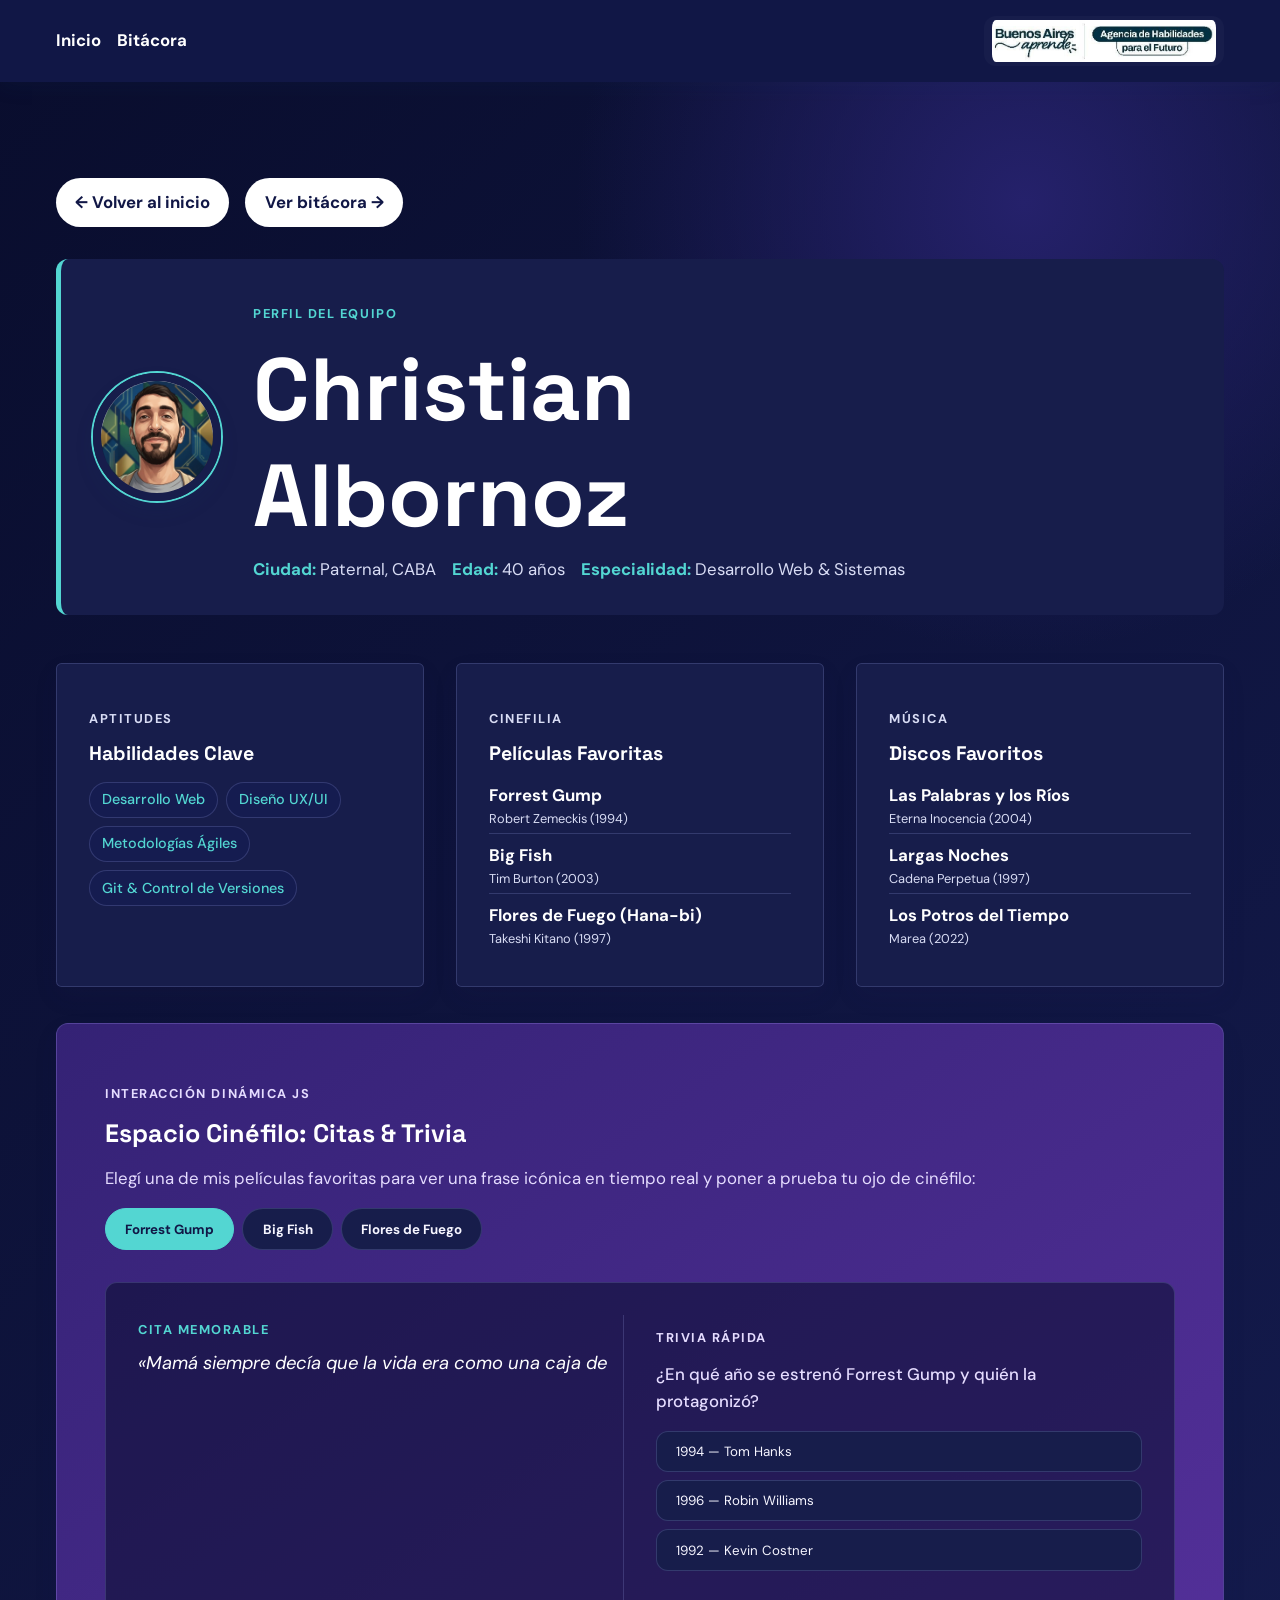
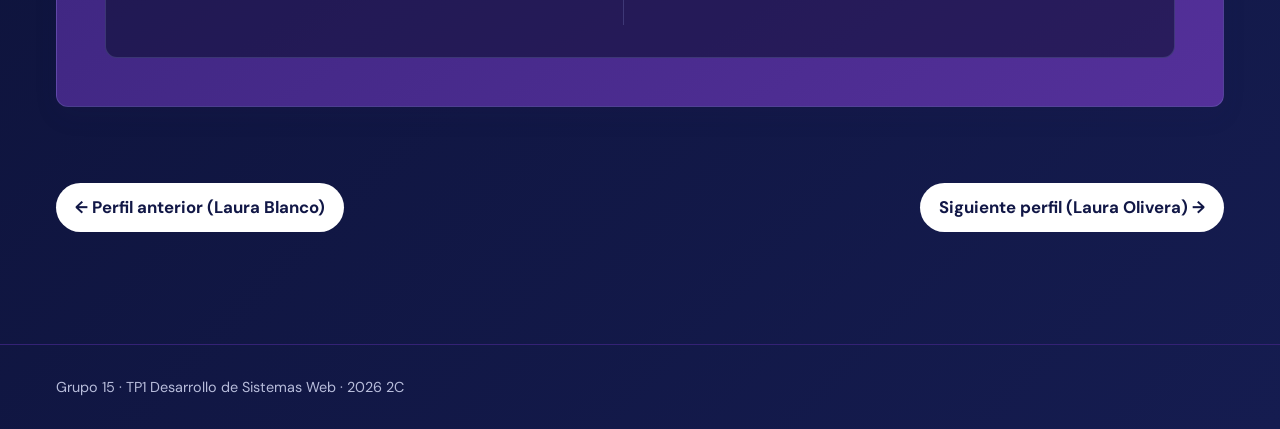
<file: christian-albornoz.html>
<!DOCTYPE html>
<html lang="es">

<head>
    <meta charset="UTF-8">
    <meta name="viewport" content="width=device-width, initial-scale=1.0">
    <title>Christian Albornoz — Grupo 15</title>
    <link rel="icon" href="img/favicon.svg" type="image/svg+xml">
    <link rel="icon" href="favicon.ico" sizes="48x48">
    <link rel="apple-touch-icon" href="img/apple-touch-icon.png">
    <link rel="preconnect" href="https://fonts.googleapis.com">
    <link rel="preconnect" href="https://fonts.gstatic.com" crossorigin>
    <link rel="stylesheet"
        href="https://fonts.googleapis.com/css2?family=DM+Sans:wght@400;500;700&family=Space+Grotesk:wght@500;600;700&display=swap">
    <link rel="stylesheet" href="css/base.css">
    <link rel="stylesheet" href="css/nav.css">
    <link rel="stylesheet" href="css/perfil.css">
</head>

<body>
    <header class="site-header">
        <div class="container">
            <nav class="site-nav" aria-label="Navegación principal">
                <ul>
                    <li><a href="index.html">Inicio</a></li>
                    <li><a href="bitacora.html">Bitácora</a></li>
                </ul>
            </nav>
            <img class="site-logo" width="597" height="111" src="img/logo-agencia.png.jpg"
                alt="Buenos Aires Aprende y Agencia de Habilidades para el Futuro">
        </div>
    </header>

    <main class="site-main">
        <div class="container">

            <!-- Barra de navegación interna (sin depender del navegador) -->
            <nav class="profile-nav-bar" aria-label="Navegación de retorno">
                <a href="index.html" class="hero-button hero-button--light"><span class="icon" aria-hidden="true">←</span> Volver al inicio</a>
                <a href="bitacora.html" class="hero-button hero-button--light">Ver bitácora <span class="icon" aria-hidden="true">→</span></a>
            </nav>

            <!-- Introducción y Datos Personales -->
            <section class="profile-intro profile-header-card">
                <div class="profile-avatar-container">
                    <!-- Si no tenés foto aún, se visualizan las iniciales con el estilo profile-photo de base.css -->
                    <img class="profile-photo" width="1024" height="1024" src="img/perfiles/perfil-christian-albornoz.jpg"
                        alt="Avatar de Christian Albornoz">
                </div>
                <div class="profile-main-info">
                    <p class="eyebrow">Perfil del equipo</p>
                    <h1>Christian Albornoz</h1>
                    <ul class="profile-meta">
                        <li><strong>Ciudad:</strong> Paternal, CABA</li>
                        <li><strong>Edad:</strong> 40 años</li>
                        <li><strong>Especialidad:</strong> Desarrollo Web & Sistemas</li>
                    </ul>
                </div>
            </section>

            <!-- Grilla de Habilidades, Películas y Discos -->
            <section class="profile-details-grid" aria-label="Información del perfil">

                <!-- Habilidades -->
                <article class="service-card">
                    <p class="eyebrow">Aptitudes</p>
                    <h3>Habilidades Clave</h3>
                    <ul class="tags-list">
                        <li>Desarrollo Web</li>
                        <li>Diseño UX/UI</li>
                        <li>Metodologías Ágiles</li>
                        <li>Git & Control de Versiones</li>
                    </ul>
                </article>

                <!-- Películas Favoritas -->
                <article class="service-card">
                    <p class="eyebrow">Cinefilia</p>
                    <h3>Películas Favoritas</h3>
                    <ul class="styled-item-list">
                        <li>
                            <strong>Forrest Gump</strong>
                            <span>Robert Zemeckis (1994)</span>
                        </li>
                        <li>
                            <strong>Big Fish</strong>
                            <span>Tim Burton (2003)</span>
                        </li>
                        <li>
                            <strong>Flores de Fuego (Hana-bi)</strong>
                            <span>Takeshi Kitano (1997)</span>
                        </li>
                    </ul>
                </article>

                <!-- Discos Favoritos -->
                <article class="service-card">
                    <p class="eyebrow">Música</p>
                    <h3>Discos Favoritos</h3>
                    <ul class="styled-item-list">
                        <li>
                            <strong>Las Palabras y los Ríos</strong>
                            <span>Eterna Inocencia (2004)</span>
                        </li>
                        <li>
                            <strong>Largas Noches</strong>
                            <span>Cadena Perpetua (1997)</span>
                        </li>
                        <li>
                            <strong>Los Potros del Tiempo</strong>
                            <span>Marea (2022)</span>
                        </li>
                    </ul>
                </article>

            </section>

            <!-- Sección Dinámica JavaScript: Espacio Cinéfilo -->
            <section class="service-card service-card--featured cinema-section" aria-labelledby="cinema-title">
                <div class="cinema-heading">
                    <p class="eyebrow">Interacción Dinámica JS</p>
                    <h2 id="cinema-title">Espacio Cinéfilo: Citas & Trivia</h2>
                    <p>Elegí una de mis películas favoritas para ver una frase icónica en tiempo real y poner a prueba
                        tu ojo de cinéfilo:</p>
                </div>

                <div class="cinema-selector" role="group" aria-label="Películas disponibles">
                    <button type="button" class="cinema-btn is-active" data-movie="forrest">Forrest Gump</button>
                    <button type="button" class="cinema-btn" data-movie="bigfish">Big Fish</button>
                    <button type="button" class="cinema-btn" data-movie="hanabi">Flores de Fuego</button>
                </div>

                <div class="cinema-display-area">
                    <div class="quote-container">
                        <span class="eyebrow">Cita memorable</span>
                        <blockquote id="cinema-quote" class="animated-quote" aria-live="polite"></blockquote>
                    </div>

                    <div class="trivia-container">
                        <p class="eyebrow">Trivia rápida</p>
                        <p id="trivia-question" class="trivia-prompt"></p>
                        <div id="trivia-options" class="trivia-actions"></div>
                        <p id="trivia-feedback" class="trivia-result" aria-live="polite"></p>
                        <!-- Botón de Reinicio -->
                        <button type="button" id="trivia-reset-btn" class="hero-button hero-button--light" hidden>Volver a intentar</button>
                    </div>
                </div>
            </section>

            <!-- Navegación entre miembros del equipo -->
            <nav class="profile-pagination" aria-label="Navegación entre compañeros">
                <a href="laura-blanco.html" class="hero-button hero-button--light"><span class="icon" aria-hidden="true">←</span> Perfil anterior (Laura Blanco)</a>
                <a href="laura-olivera.html" class="hero-button hero-button--light">Siguiente perfil (Laura Olivera)
                    <span class="icon" aria-hidden="true">→</span></a>
            </nav>

        </div>
    </main>

    <footer class="site-footer">
        <div class="container">
            <p>Grupo 15 · TP1 Desarrollo de Sistemas Web · 2026 2C</p>
        </div>
    </footer>

    <script src="js/perfil-christian.js" defer></script>
</body>

</html>
</file>
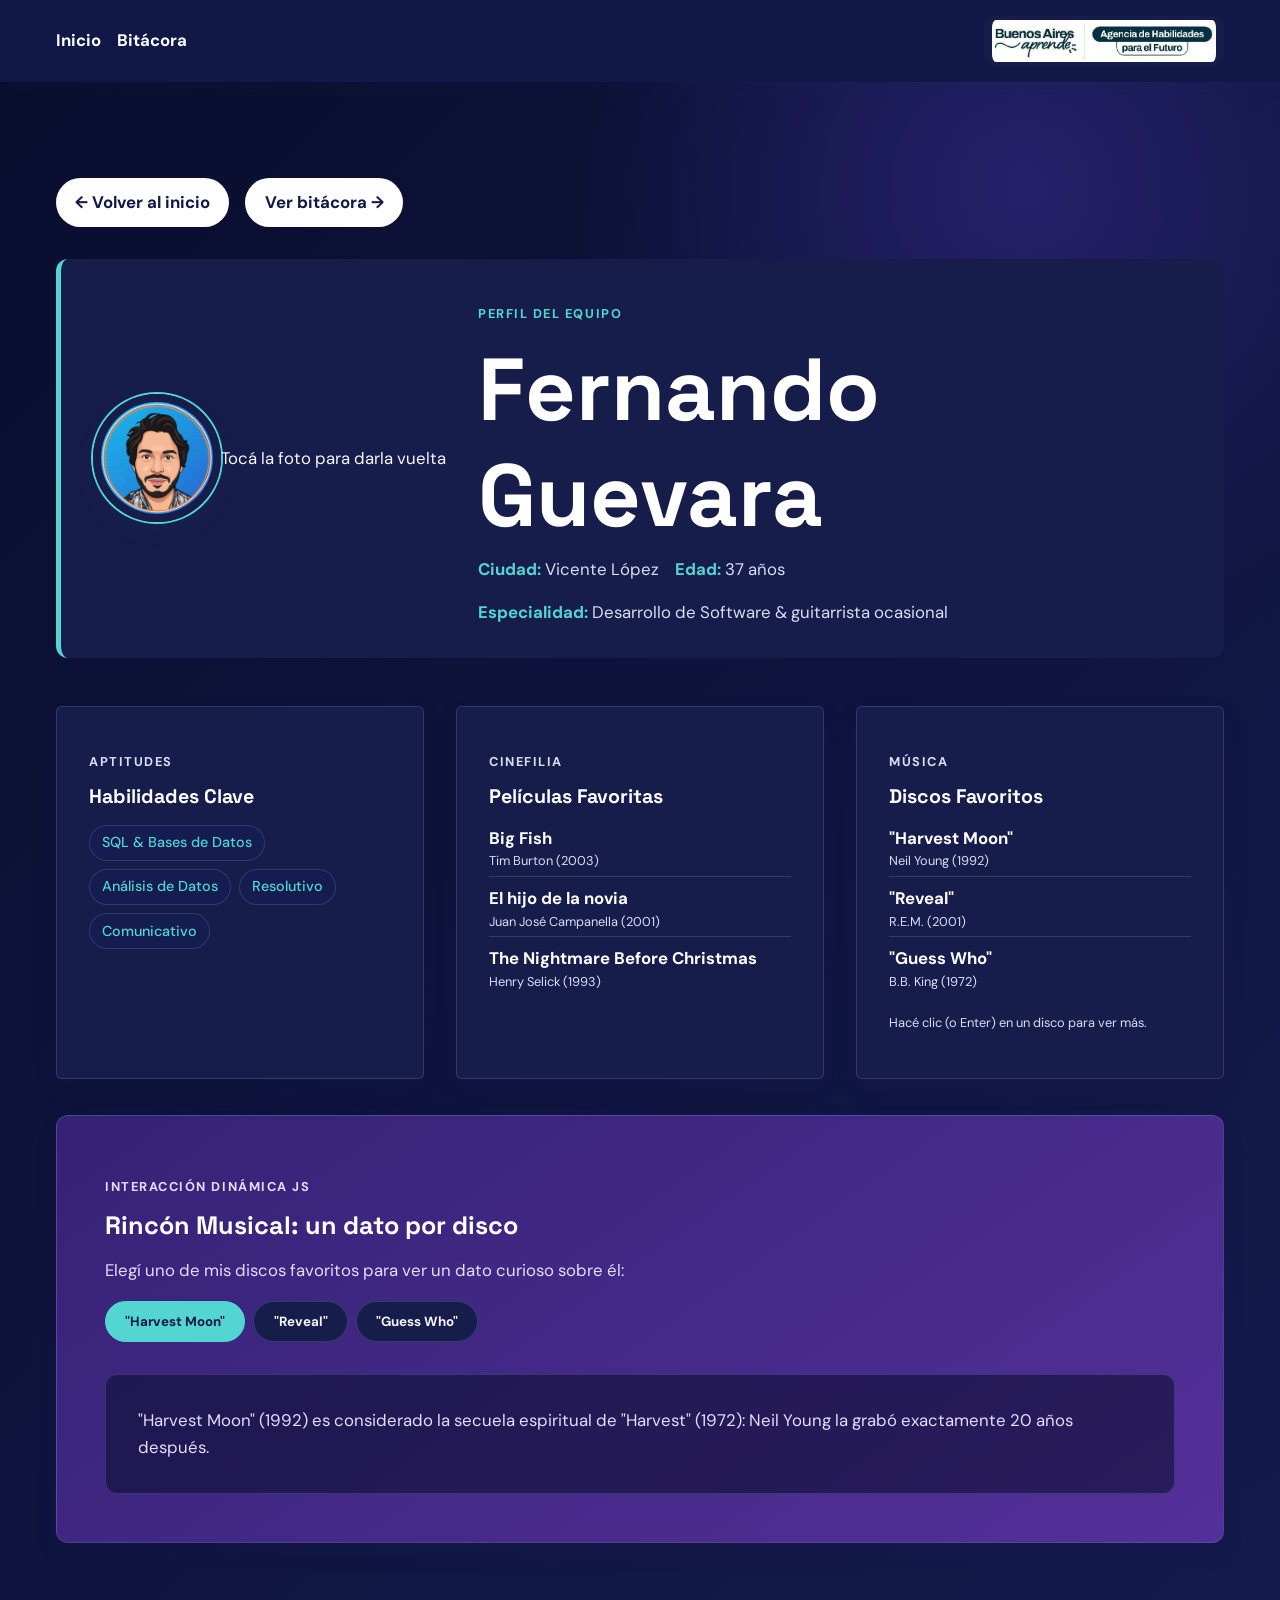
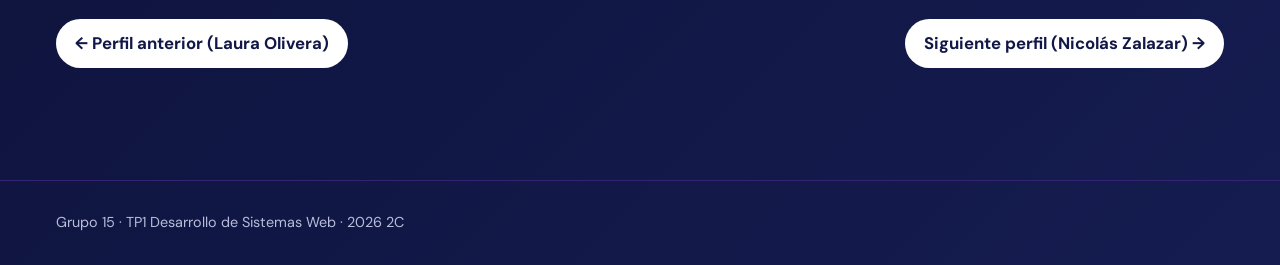
<file: fernando-guevara.html>
<!DOCTYPE html>
<html lang="es">
<head>
  <meta charset="UTF-8">
  <meta name="viewport" content="width=device-width, initial-scale=1.0">
  <title>Fernando Guevara — Grupo 15</title>
  <link rel="icon" href="img/favicon.svg" type="image/svg+xml">
  <link rel="icon" href="favicon.ico" sizes="48x48">
  <link rel="apple-touch-icon" href="img/apple-touch-icon.png">
  <link rel="preconnect" href="https://fonts.googleapis.com">
  <link rel="preconnect" href="https://fonts.gstatic.com" crossorigin>
  <link rel="stylesheet" href="https://fonts.googleapis.com/css2?family=DM+Sans:wght@400;500;700&family=Space+Grotesk:wght@500;600;700&display=swap">
  <link rel="stylesheet" href="css/base.css">
  <link rel="stylesheet" href="css/nav.css">
  <link rel="stylesheet" href="css/perfil.css">
</head>
<body>
  <header class="site-header">
    <div class="container">
      <nav class="site-nav" aria-label="Navegación principal">
        <ul>
          <li><a href="index.html">Inicio</a></li>
          <li><a href="bitacora.html">Bitácora</a></li>
        </ul>
      </nav>
      <img class="site-logo" width="597" height="111" src="img/logo-agencia.png.jpg" alt="Buenos Aires Aprende y Agencia de Habilidades para el Futuro">
    </div>
  </header>

 <main class="site-main">
  <div class="container">

    <nav class="profile-nav-bar" aria-label="Navegación de retorno">
      <a href="index.html" class="hero-button hero-button--light"><span class="icon" aria-hidden="true">←</span> Volver al inicio</a>
      <a href="bitacora.html" class="hero-button hero-button--light">Ver bitácora <span class="icon" aria-hidden="true">→</span></a>
    </nav>

    <section class="profile-intro profile-header-card">
            <div class="profile-avatar-container profile-avatar-container--hint">
        <img class="profile-photo" width="1024" height="1024" src="img/perfiles/perfil-fernando.jpeg" alt="Foto de Fernando Guevara">
        <p class="profile-photo-hint">Tocá la foto para darla vuelta</p>
      </div>
      <div class="profile-main-info">
        <p class="eyebrow">Perfil del equipo</p>
        <h1>Fernando Guevara</h1>
        <ul class="profile-meta">
          <li><strong>Ciudad:</strong> Vicente López</li>
          <li><strong>Edad:</strong> 37 años</li>
          <li><strong>Especialidad:</strong> Desarrollo de Software & guitarrista ocasional</li>
        </ul>
      </div>
    </section>

    <section class="profile-details-grid" aria-label="Información del perfil">
      <article class="service-card">
        <p class="eyebrow">Aptitudes</p>
        <h3>Habilidades Clave</h3>
        <ul class="tags-list">
          <li>SQL & Bases de Datos</li>
          <li>Análisis de Datos</li>
          <li>Resolutivo</li>
          <li>Comunicativo</li>
        </ul>
      </article>

      <article class="service-card">
        <p class="eyebrow">Cinefilia</p>
        <h3>Películas Favoritas</h3>
        <ul class="styled-item-list">
          <li><strong>Big Fish</strong><span>Tim Burton (2003)</span></li>
          <li><strong>El hijo de la novia</strong><span>Juan José Campanella (2001)</span></li>
          <li><strong>The Nightmare Before Christmas</strong><span>Henry Selick (1993)</span></li>
        </ul>
      </article>

      <article class="service-card">
        <p class="eyebrow">Música</p>
        <h3>Discos Favoritos</h3>
        <ul class="discos-list styled-item-list">
          <li><strong>"Harvest Moon"</strong><span>Neil Young (1992)</span><span class="disco-extra"> — Mi disco preferido indiscutido</span></li>
          <li><strong>"Reveal"</strong><span>R.E.M. (2001)</span><span class="disco-extra"> — Nostalgia de la adolescencia</span></li>
          <li><strong>"Guess Who"</strong><span>B.B. King (1972)</span><span class="disco-extra"> — Disco infravalorado del gran rey <span class="icon" aria-hidden="true">🎸</span></span></li>
        </ul>
        <p class="discos-hint">Hacé clic (o Enter) en un disco para ver más.</p>
      </article>
    </section>

    <section class="service-card service-card--featured music-section" aria-labelledby="music-title">
      <div class="music-heading">
        <p class="eyebrow">Interacción Dinámica JS</p>
        <h2 id="music-title">Rincón Musical: un dato por disco</h2>
        <p>Elegí uno de mis discos favoritos para ver un dato curioso sobre él:</p>
      </div>

      <div class="music-selector" role="group" aria-label="Discos disponibles">
        <button type="button" class="music-btn is-active" data-disco="harvest" aria-pressed="true">"Harvest Moon"</button>
        <button type="button" class="music-btn" data-disco="reveal" aria-pressed="false">"Reveal"</button>
        <button type="button" class="music-btn" data-disco="guesswho" aria-pressed="false">"Guess Who"</button>
      </div>

      <div class="music-display-area">
        <p id="music-fact" class="music-fact" aria-live="polite"></p>
      </div>
    </section>

    <nav class="profile-pagination" aria-label="Navegación entre compañeros">
      <a href="laura-olivera.html" class="hero-button hero-button--light"><span class="icon" aria-hidden="true">←</span> Perfil anterior (Laura Olivera)</a>
      <a href="nicolas-zalazar.html" class="hero-button hero-button--light">Siguiente perfil (Nicolás Zalazar) <span class="icon" aria-hidden="true">→</span></a>
    </nav>

  </div>
</main>

<footer class="site-footer">
  <div class="container">
    <p>Grupo 15 · TP1 Desarrollo de Sistemas Web · 2026 2C</p>
  </div>
</footer>

<script src="js/perfil-fer.js" defer></script>
</body>
</html>
</file>
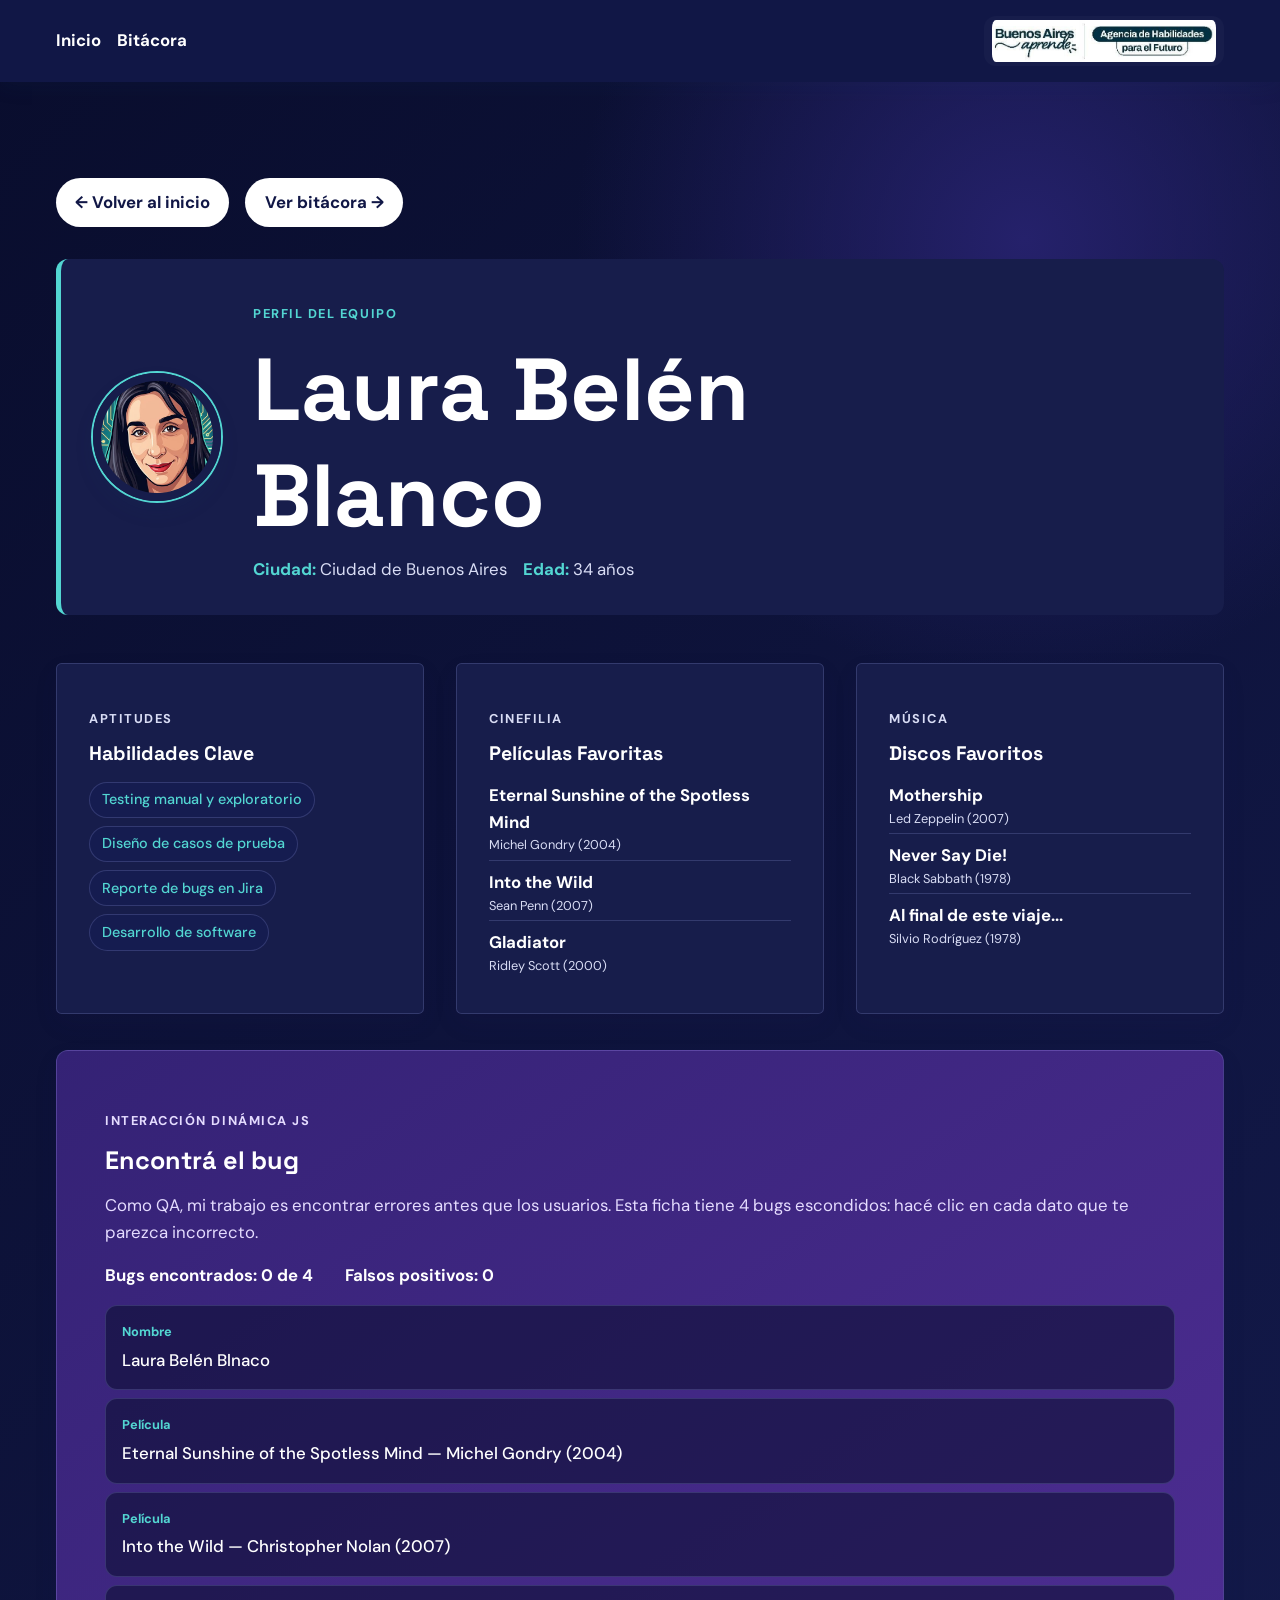
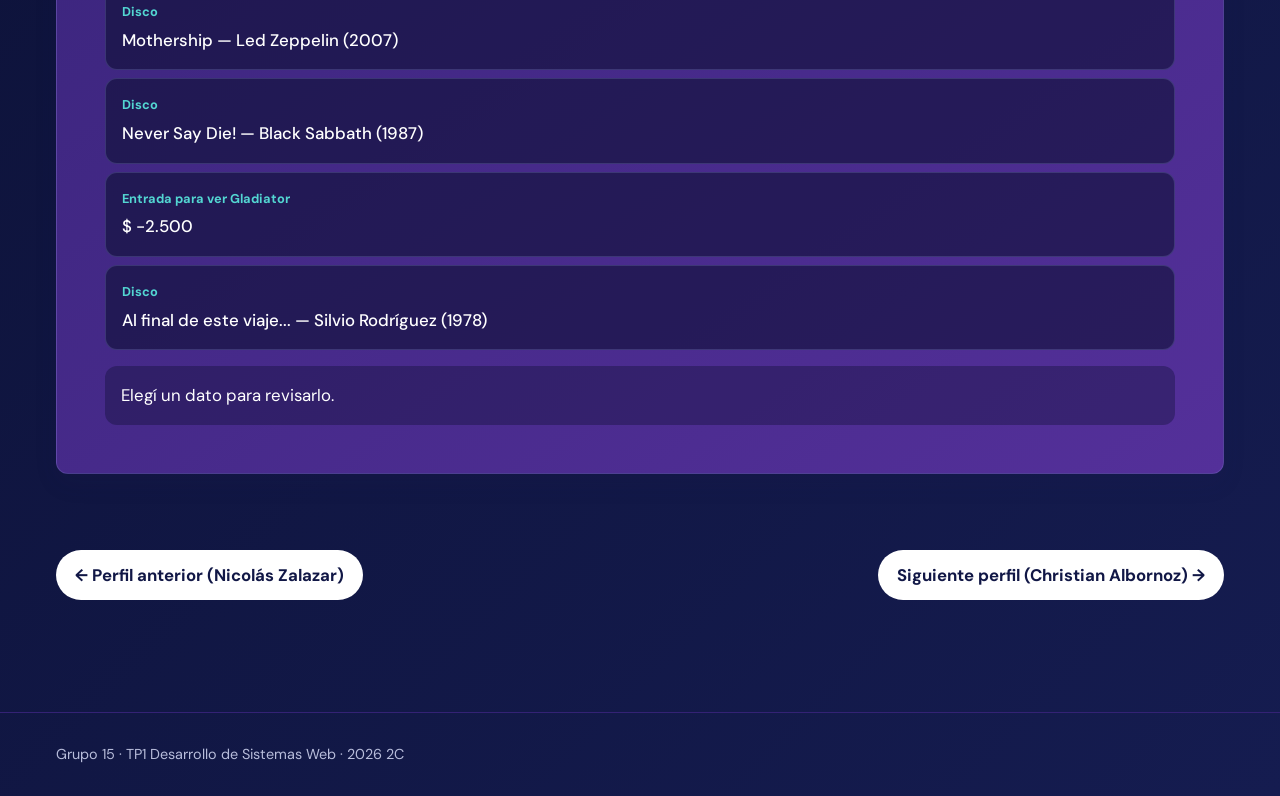
<file: laura-blanco.html>
<!DOCTYPE html>
<html lang="es">

<head>
    <meta charset="UTF-8">
    <meta name="viewport" content="width=device-width, initial-scale=1.0">
    <title>Laura Belén Blanco — Grupo 15</title>
    <link rel="icon" href="img/favicon.svg" type="image/svg+xml">
    <link rel="icon" href="favicon.ico" sizes="48x48">
    <link rel="apple-touch-icon" href="img/apple-touch-icon.png">
    <link rel="preconnect" href="https://fonts.googleapis.com">
    <link rel="preconnect" href="https://fonts.gstatic.com" crossorigin>
    <link rel="stylesheet"
        href="https://fonts.googleapis.com/css2?family=DM+Sans:wght@400;500;700&family=Space+Grotesk:wght@500;600;700&display=swap">
    <link rel="stylesheet" href="css/base.css">
    <link rel="stylesheet" href="css/nav.css">
    <link rel="stylesheet" href="css/perfil.css">
</head>

<body>
    <header class="site-header">
        <div class="container">
            <nav class="site-nav" aria-label="Navegación principal">
                <ul>
                    <li><a href="index.html">Inicio</a></li>
                    <li><a href="bitacora.html">Bitácora</a></li>
                </ul>
            </nav>
            <img class="site-logo" width="597" height="111" src="img/logo-agencia.png.jpg"
                alt="Buenos Aires Aprende y Agencia de Habilidades para el Futuro">
        </div>
    </header>

    <main class="site-main">
        <div class="container">

            <!-- Barra de navegación interna -->
            <nav class="profile-nav-bar" aria-label="Navegación de retorno">
                <a href="index.html" class="hero-button hero-button--light"><span class="icon" aria-hidden="true">←</span> Volver al inicio</a>
                <a href="bitacora.html" class="hero-button hero-button--light">Ver bitácora <span class="icon" aria-hidden="true">→</span></a>
            </nav>

            <!-- Introducción y datos personales -->
            <section class="profile-intro profile-header-card">
                <div class="profile-avatar-container">
                    <!-- Avatar provisorio con iniciales: se reemplaza por la foto más adelante -->
                    <img class="profile-photo" width="400" height="400" src="img/perfiles/perfil-laura-blanco.jpg" alt="Avatar de Laura Belén Blanco">
                </div>
                <div class="profile-main-info">
                    <p class="eyebrow">Perfil del equipo</p>
                    <h1>Laura Belén Blanco</h1>
                    <ul class="profile-meta">
                        <li><strong>Ciudad:</strong> Ciudad de Buenos Aires</li>
                        <li><strong>Edad:</strong> 34 años</li>
                    </ul>
                </div>
            </section>

            <!-- Grilla de habilidades, películas y discos -->
            <section class="profile-details-grid" aria-label="Información del perfil">

                <!-- Habilidades -->
                <article class="service-card">
                    <p class="eyebrow">Aptitudes</p>
                    <h3>Habilidades Clave</h3>
                    <ul class="tags-list">
                        <li>Testing manual y exploratorio</li>
                        <li>Diseño de casos de prueba</li>
                        <li>Reporte de bugs en Jira</li>
                        <li>Desarrollo de software</li>
                    </ul>
                </article>

                <!-- Películas favoritas -->
                <article class="service-card">
                    <p class="eyebrow">Cinefilia</p>
                    <h3>Películas Favoritas</h3>
                    <ul class="styled-item-list">
                        <li>
                            <strong>Eternal Sunshine of the Spotless Mind</strong>
                            <span>Michel Gondry (2004)</span>
                        </li>
                        <li>
                            <strong>Into the Wild</strong>
                            <span>Sean Penn (2007)</span>
                        </li>
                        <li>
                            <strong>Gladiator</strong>
                            <span>Ridley Scott (2000)</span>
                        </li>
                    </ul>
                </article>

                <!-- Discos favoritos -->
                <article class="service-card">
                    <p class="eyebrow">Música</p>
                    <h3>Discos Favoritos</h3>
                    <ul class="styled-item-list">
                        <li>
                            <strong>Mothership</strong>
                            <span>Led Zeppelin (2007)</span>
                        </li>
                        <li>
                            <strong>Never Say Die!</strong>
                            <span>Black Sabbath (1978)</span>
                        </li>
                        <li>
                            <strong>Al final de este viaje...</strong>
                            <span>Silvio Rodríguez (1978)</span>
                        </li>
                    </ul>
                </article>

            </section>

            <!-- Sección dinámica JavaScript: Encontrá el bug -->
            <section class="service-card service-card--featured bug-hunt" aria-labelledby="bug-hunt-title">
                <div class="bug-hunt-heading">
                    <p class="eyebrow">Interacción Dinámica JS</p>
                    <h2 id="bug-hunt-title">Encontrá el bug</h2>
                    <p>Como QA, mi trabajo es encontrar errores antes que los usuarios. Esta ficha tiene
                        4 bugs escondidos: hacé clic en cada dato que te parezca incorrecto.</p>
                </div>

                <div class="bug-hunt-status">
                    <span id="bug-count">Bugs encontrados: 0 de 4</span>
                    <span id="bug-false">Falsos positivos: 0</span>
                </div>

                <ul id="bug-sheet" class="bug-sheet" aria-label="Ficha a revisar"></ul>

                <p id="bug-feedback" class="bug-feedback" aria-live="polite">Elegí un dato para revisarlo.</p>

                <button type="button" id="bug-restart" class="hero-button hero-button--light" hidden>Volver a intentar</button>
            </section>

            <!-- Navegación entre integrantes -->
            <nav class="profile-pagination" aria-label="Navegación entre compañeros">
                <a href="nicolas-zalazar.html" class="hero-button hero-button--light"><span class="icon" aria-hidden="true">←</span> Perfil anterior (Nicolás Zalazar)</a>
                <a href="christian-albornoz.html" class="hero-button hero-button--light">Siguiente perfil (Christian Albornoz) <span class="icon" aria-hidden="true">→</span></a>
            </nav>

        </div>
    </main>

    <footer class="site-footer">
        <div class="container">
            <p>Grupo 15 · TP1 Desarrollo de Sistemas Web · 2026 2C</p>
        </div>
    </footer>

    <script src="js/perfil-laura-blanco.js" defer></script>
</body>

</html>
</file>
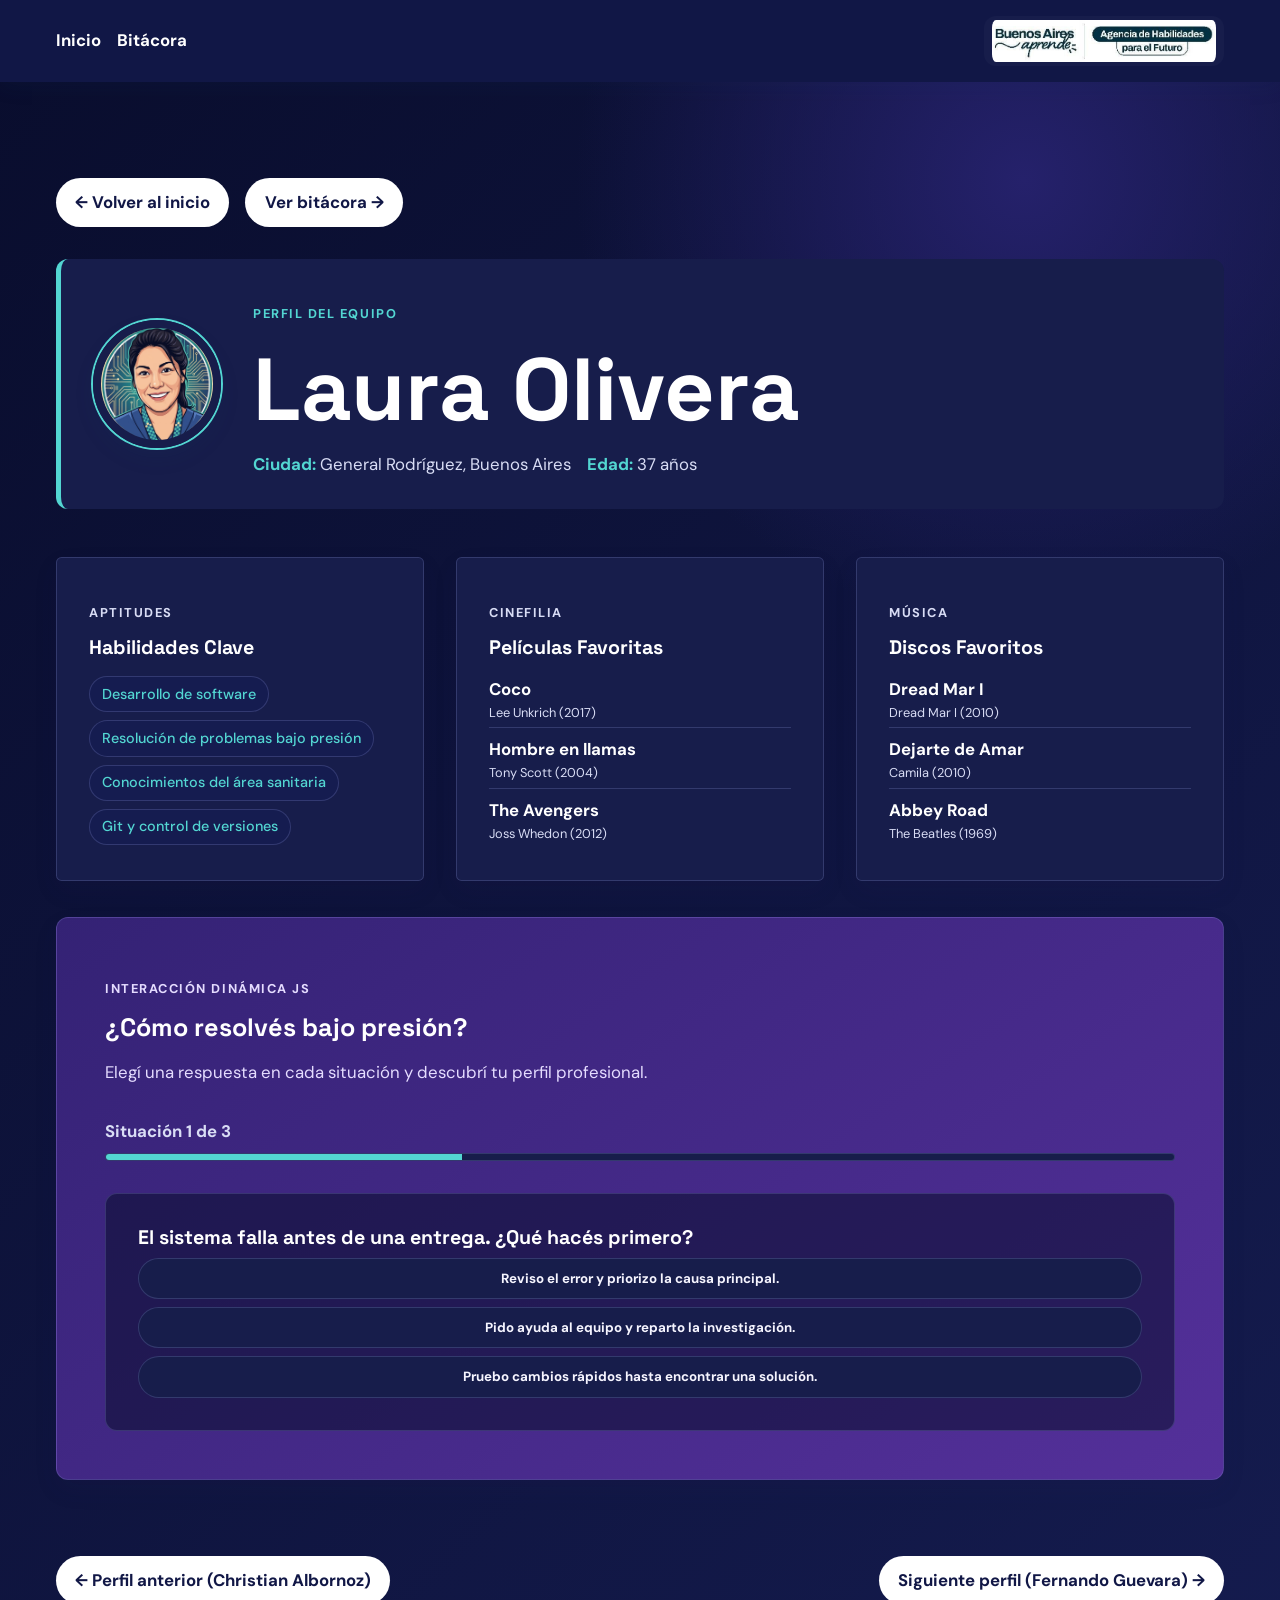
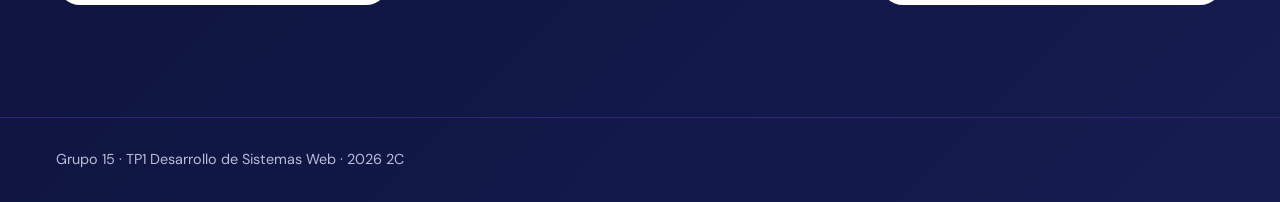
<file: laura-olivera.html>
<!DOCTYPE html>
<html lang="es">

<head>
	<meta charset="UTF-8">
	<meta name="viewport" content="width=device-width, initial-scale=1.0">
	<title>Laura Olivera — Grupo 15</title>
	<link rel="icon" href="img/favicon.svg" type="image/svg+xml">
	<link rel="icon" href="favicon.ico" sizes="48x48">
	<link rel="apple-touch-icon" href="img/apple-touch-icon.png">
	<link rel="preconnect" href="https://fonts.googleapis.com">
	<link rel="preconnect" href="https://fonts.gstatic.com" crossorigin>
	<link rel="stylesheet"
		href="https://fonts.googleapis.com/css2?family=DM+Sans:wght@400;500;700&family=Space+Grotesk:wght@500;600;700&display=swap">
	<link rel="stylesheet" href="css/base.css">
	<link rel="stylesheet" href="css/nav.css">
	<link rel="stylesheet" href="css/perfil.css">
</head>

<body>
	<header class="site-header">
		<div class="container">
			<nav class="site-nav" aria-label="Navegación principal">
				<ul>
					<li><a href="index.html">Inicio</a></li>
					<li><a href="bitacora.html">Bitácora</a></li>
				</ul>
			</nav>
			<img class="site-logo" width="597" height="111" src="img/logo-agencia.png.jpg"
				alt="Buenos Aires Aprende y Agencia de Habilidades para el Futuro">
		</div>
	</header>

	<main class="site-main">
		<div class="container">
			<nav class="profile-nav-bar" aria-label="Navegación de retorno">
				<a href="index.html" class="hero-button hero-button--light"><span class="icon" aria-hidden="true">←</span> Volver al inicio</a>
				<a href="bitacora.html" class="hero-button hero-button--light">Ver bitácora <span class="icon" aria-hidden="true">→</span></a>
			</nav>

			<section class="profile-intro profile-header-card">
				<div class="profile-avatar-container">
					<img class="profile-photo" width="992" height="1083" src="img/perfiles/perfil-olivera.jpeg" alt="Foto de perfil de Laura Olivera">
				</div>
				<div class="profile-main-info">
					<p class="eyebrow">Perfil del equipo</p>
					<h1>Laura Olivera</h1>
					<ul class="profile-meta">
						<li><strong>Ciudad:</strong> General Rodríguez, Buenos Aires</li>
						<li><strong>Edad:</strong> 37 años</li>
					</ul>
				</div>
			</section>

			<section class="profile-details-grid" aria-label="Información del perfil">
				<article class="service-card">
					<p class="eyebrow">Aptitudes</p>
					<h3>Habilidades Clave</h3>
					<ul class="tags-list">
						<li>Desarrollo de software</li>
						<li>Resolución de problemas bajo presión</li>
						<li>Conocimientos del área sanitaria</li>
						<li>Git y control de versiones</li>
					</ul>
				</article>

				<article class="service-card">
					<p class="eyebrow">Cinefilia</p>
					<h3>Películas Favoritas</h3>
					<ul class="styled-item-list">
						<li><strong>Coco</strong><span>Lee Unkrich (2017)</span></li>
						<li><strong>Hombre en llamas</strong><span>Tony Scott (2004)</span></li>
						<li><strong>The Avengers</strong><span>Joss Whedon (2012)</span></li>
					</ul>
				</article>

				<article class="service-card">
					<p class="eyebrow">Música</p>
					<h3>Discos Favoritos</h3>
					<ul class="styled-item-list">
						<li><strong>Dread Mar I</strong><span>Dread Mar I (2010)</span></li>
						<li><strong>Dejarte de Amar</strong><span>Camila (2010)</span></li>
						<li><strong>Abbey Road</strong><span>The Beatles (1969)</span></li>
					</ul>
				</article>
			</section>

			<section class="service-card service-card--featured pressure-test" aria-labelledby="pressure-test-title">
				<div class="pressure-test-heading">
					<p class="eyebrow">Interacción Dinámica JS</p>
					<h2 id="pressure-test-title">¿Cómo resolvés bajo presión?</h2>
					<p>Elegí una respuesta en cada situación y descubrí tu perfil profesional.</p>
				</div>
				<div class="test-progress" aria-live="polite">
					<span id="test-progress-label">Situación 1 de 3</span>
					<div class="progress-track test-progress-track"><span id="test-progress-bar" class="progress-fill"></span></div>
				</div>
				<div class="test-question" aria-live="polite">
					<h3 id="test-question-title"></h3>
					<div id="test-options" class="test-options"></div>
				</div>
				<div id="test-result" class="test-result" hidden></div>
				<button type="button" id="test-restart" class="hero-button hero-button--light" hidden>Volver a intentar</button>
			</section>

			<nav class="profile-pagination" aria-label="Navegación entre compañeros">
				<a href="christian-albornoz.html" class="hero-button hero-button--light"><span class="icon" aria-hidden="true">←</span> Perfil anterior (Christian Albornoz)</a>
				<a href="fernando-guevara.html" class="hero-button hero-button--light">Siguiente perfil (Fernando Guevara) <span class="icon" aria-hidden="true">→</span></a>
			</nav>
		</div>
	</main>

	<footer class="site-footer">
		<div class="container">
			<p>Grupo 15 · TP1 Desarrollo de Sistemas Web · 2026 2C</p>
		</div>
	</footer>

	<script src="js/perfil-laura-olivera.js" defer></script>
</body>

</html>
</file>
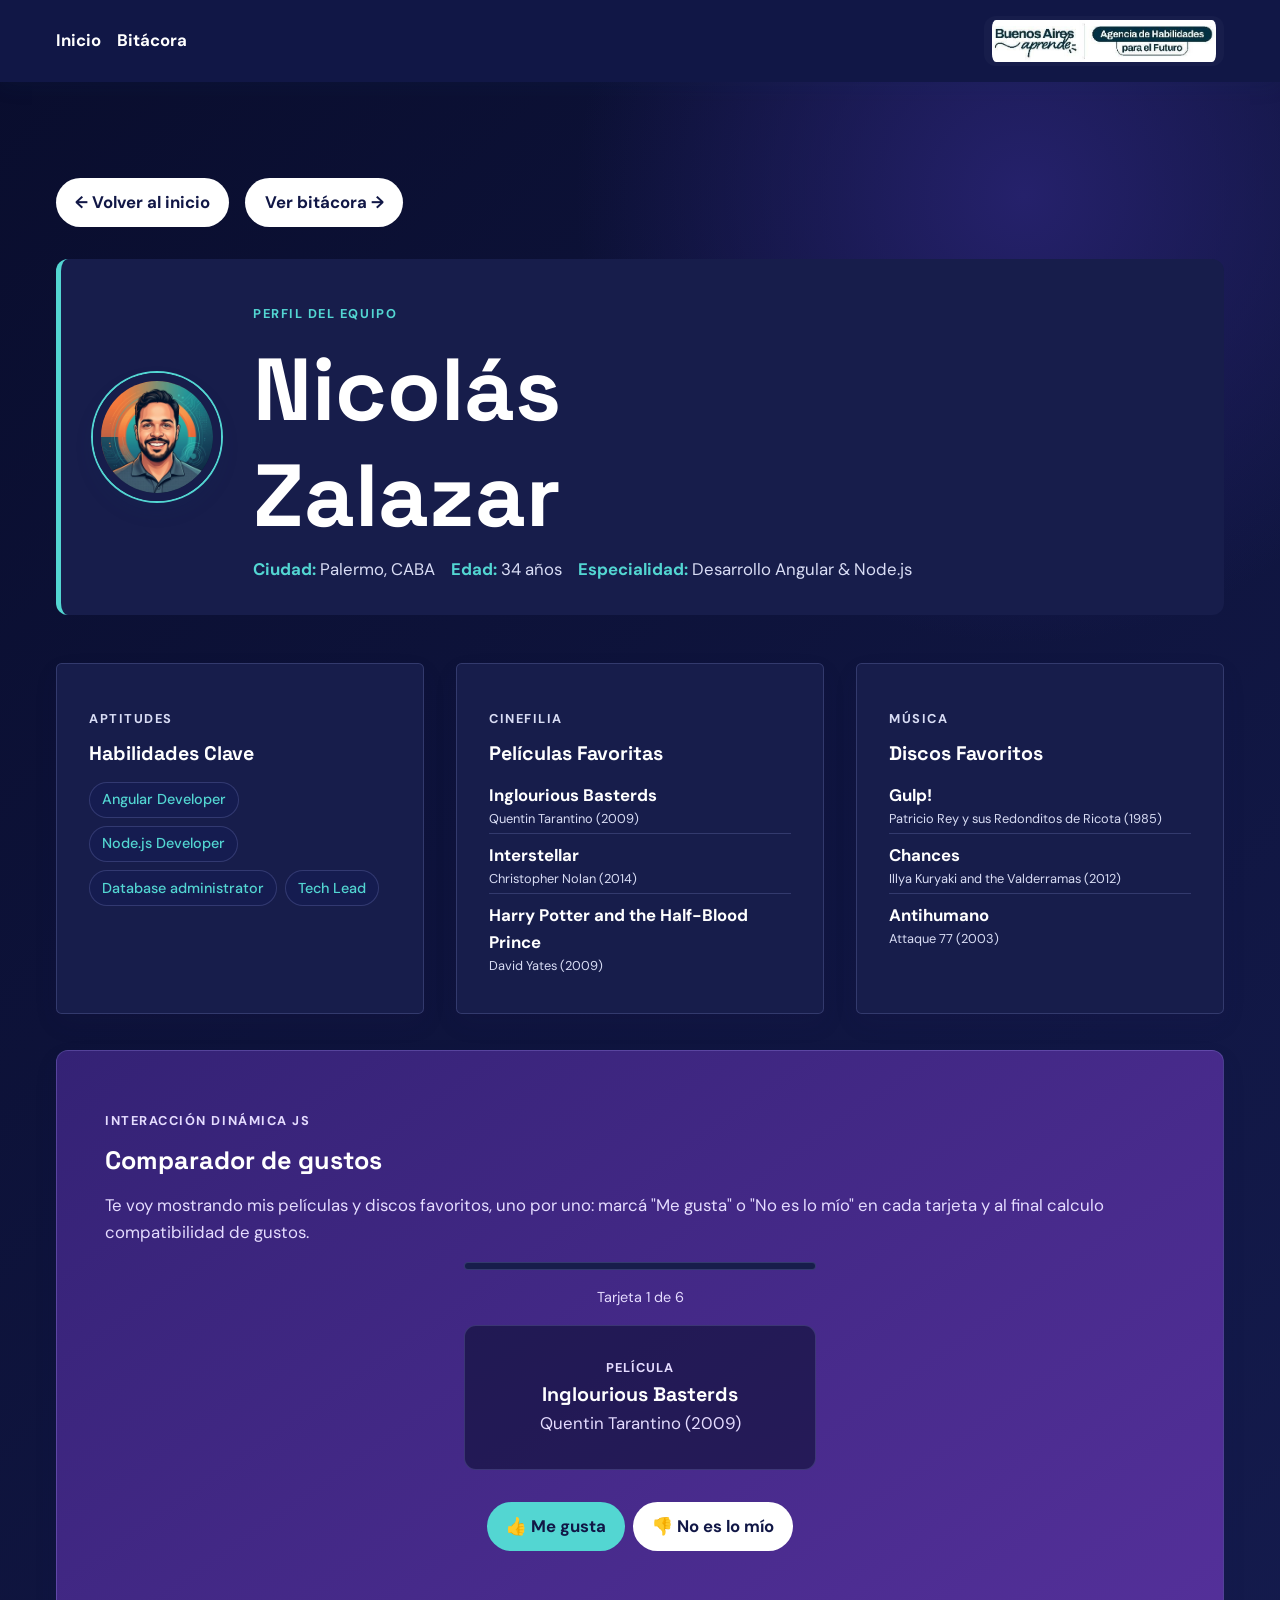
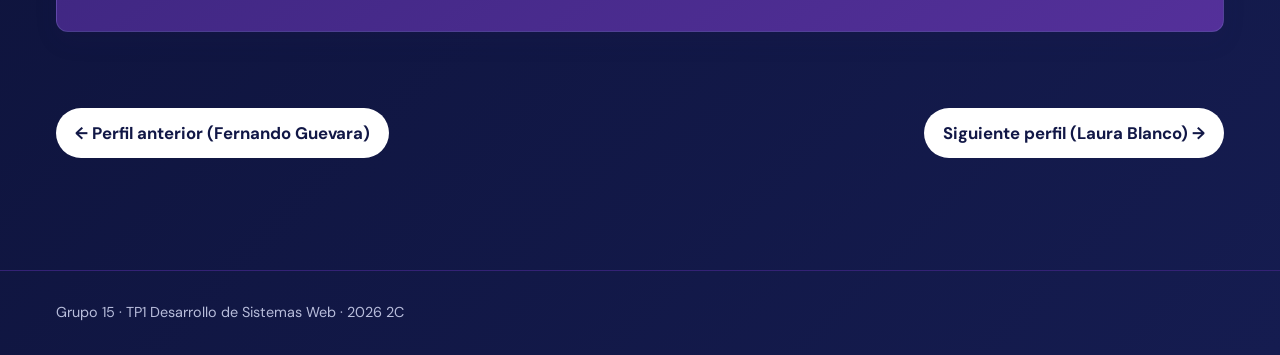
<file: nicolas-zalazar.html>
<!DOCTYPE html>
<html lang="es">

<head>
    <meta charset="UTF-8">
    <meta name="viewport" content="width=device-width, initial-scale=1.0">
    <title>Nicolás Zalazar — Grupo 15</title>
    <link rel="icon" href="img/favicon.svg" type="image/svg+xml">
    <link rel="icon" href="favicon.ico" sizes="48x48">
    <link rel="apple-touch-icon" href="img/apple-touch-icon.png">
    <link rel="preconnect" href="https://fonts.googleapis.com">
    <link rel="preconnect" href="https://fonts.gstatic.com" crossorigin>
    <link rel="stylesheet"
        href="https://fonts.googleapis.com/css2?family=DM+Sans:wght@400;500;700&family=Space+Grotesk:wght@500;600;700&display=swap">
    <link rel="stylesheet" href="css/base.css">
    <link rel="stylesheet" href="css/nav.css">
    <link rel="stylesheet" href="css/perfil.css">
</head>

<body>
    <header class="site-header">
        <div class="container">
            <nav class="site-nav" aria-label="Navegación principal">
                <ul>
                    <li><a href="index.html">Inicio</a></li>
                    <li><a href="bitacora.html">Bitácora</a></li>
                </ul>
            </nav>
            <img class="site-logo" width="597" height="111" src="img/logo-agencia.png.jpg"
                alt="Buenos Aires Aprende y Agencia de Habilidades para el Futuro">
        </div>
    </header>

    <main class="site-main">
        <div class="container">

            <!-- Barra de navegación interna (sin depender del navegador) -->
            <nav class="profile-nav-bar" aria-label="Navegación de retorno">
                <a href="index.html" class="hero-button hero-button--light"><span class="icon" aria-hidden="true">←</span> Volver al inicio</a>
                <a href="bitacora.html" class="hero-button hero-button--light">Ver bitácora <span class="icon" aria-hidden="true">→</span></a>
            </nav>

            <!-- Introducción y Datos Personales -->
            <section class="profile-intro profile-header-card">
                <div class="profile-avatar-container">
                    <img class="profile-photo" width="1024" height="1024" src="img/perfiles/perfil-nicolas-zalazar.jpg" alt="Avatar de Nicolás Zalazar">
                </div>
                <div class="profile-main-info">
                    <p class="eyebrow">Perfil del equipo</p>
                    <h1>Nicolás Zalazar</h1>
                    <ul class="profile-meta">
                        <li><strong>Ciudad:</strong> Palermo, CABA</li>
                        <li><strong>Edad:</strong> 34 años</li>
                        <li><strong>Especialidad:</strong> Desarrollo Angular & Node.js</li>
                    </ul>
                </div>
            </section>

            <!-- Grilla de Habilidades, Películas y Discos -->
            <section class="profile-details-grid" aria-label="Información del perfil">

                <!-- Habilidades -->
                <article class="service-card">
                    <p class="eyebrow">Aptitudes</p>
                    <h3>Habilidades Clave</h3>
                    <ul class="tags-list">
                        <li>Angular Developer</li>
                        <li>Node.js Developer</li>
                        <li>Database administrator</li>
                        <li>Tech Lead</li>
                    </ul>
                </article>

                <!-- Películas Favoritas -->
                <article class="service-card">
                    <p class="eyebrow">Cinefilia</p>
                    <h3>Películas Favoritas</h3>
                    <ul class="styled-item-list">
                        <li>
                            <strong>Inglourious Basterds</strong>
                            <span>Quentin Tarantino (2009)</span>
                        </li>
                        <li>
                            <strong>Interstellar</strong>
                            <span>Christopher Nolan (2014)</span>
                        </li>
                        <li>
                            <strong>Harry Potter and the Half-Blood Prince</strong>
                            <span>David Yates (2009)</span>
                        </li>
                    </ul>
                </article>

                <!-- Discos Favoritos -->
                <article class="service-card">
                    <p class="eyebrow">Música</p>
                    <h3>Discos Favoritos</h3>
                    <ul class="styled-item-list">
                        <li>
                            <strong>Gulp!</strong>
                            <span>Patricio Rey y sus Redonditos de Ricota (1985)</span>
                        </li>
                        <li>
                            <strong>Chances</strong>
                            <span>Illya Kuryaki and the Valderramas (2012)</span>
                        </li>
                        <li>
                            <strong>Antihumano</strong>
                            <span>Attaque 77 (2003)</span>
                        </li>
                    </ul>
                </article>

            </section>

            <!-- Sección Dinámica JavaScript: Comparador de gustos -->
            <section class="service-card service-card--featured taste-section" aria-labelledby="taste-title">
                <div class="taste-heading">
                    <p class="eyebrow">Interacción Dinámica JS</p>
                    <h2 id="taste-title">Comparador de gustos</h2>
                    <p>Te voy mostrando mis películas y discos favoritos, uno por uno: marcá "Me gusta" o "No es lo mío" en cada tarjeta y al final calculo compatibilidad de gustos.</p>
                </div>

                <div id="taste-card-area" class="taste-card-area">
                    <div class="progress-track taste-deck-progress" role="img" aria-label="Progreso del mazo">
                        <div id="taste-deck-progress-fill" class="progress-fill"></div>
                    </div>
                    <p id="taste-progress" class="taste-progress" aria-live="polite">Tarjeta 1 de 6</p>
                    <article class="taste-card" aria-live="polite">
                        <p id="taste-card-type" class="taste-card-type">Película</p>
                        <h3 id="taste-card-title">Inglourious Basterds</h3>
                        <p id="taste-card-meta" class="taste-card-meta">Quentin Tarantino (2009)</p>
                    </article>
                    <div class="taste-card-actions">
                        <button type="button" id="taste-ok" class="hero-button"><span class="icon" aria-hidden="true">👍</span> Me gusta</button>
                        <button type="button" id="taste-no" class="hero-button hero-button--light"><span class="icon" aria-hidden="true">👎</span> No es lo mío</button>
                    </div>
                </div>

                <div id="taste-result-area" class="taste-result-area" hidden aria-live="polite">
                    <p id="taste-result-percentage" class="taste-result-percentage">0%</p>
                    <div class="progress-track taste-meter--compact" role="img" aria-label="Medidor de compatibilidad">
                        <div id="taste-meter-fill" class="progress-fill"></div>
                    </div>
                    <p id="taste-result" class="taste-result-message"></p>
                    <button type="button" id="taste-restart" class="hero-button hero-button--light">Volver a intentar</button>
                </div>
            </section>

            <!-- Navegación entre miembros del equipo -->
            <nav class="profile-pagination" aria-label="Navegación entre compañeros">
                <a href="fernando-guevara.html" class="hero-button hero-button--light"><span class="icon" aria-hidden="true">←</span> Perfil anterior (Fernando Guevara)</a>
                <a href="laura-blanco.html" class="hero-button hero-button--light">Siguiente perfil (Laura Blanco) <span class="icon" aria-hidden="true">→</span></a>
            </nav>

        </div>
    </main>

    <footer class="site-footer">
        <div class="container">
            <p>Grupo 15 · TP1 Desarrollo de Sistemas Web · 2026 2C</p>
        </div>
    </footer>

    <script src="js/perfil-nicolas.js" defer></script>
</body>

</html>
</file>
<file: css/base.css>
/* ==========================================================================
   base.css — sistema visual compartido del sitio
   --------------------------------------------------------------------------
   Orden del archivo:
     1. Tokens (:root)      5. Componentes de portada
     2. Reset y tipografía  6. Componentes compartidos (avatar, footer)
     3. Layout y utilidades 7. Bitácora
     4. Accesibilidad       8. Media queries (1200 / 900 / 400)
   ========================================================================== */

/* 1. TOKENS ================================================================ */

:root {
  /* Paleta base */
  --color-primary: #111746;
  --color-secondary: #342275;
  --color-accent: #53d6d2;
  --color-bg: #090d2d;
  --color-bg-alt: #151c50;
  --color-bg-glow: #25216b;
  --color-surface: #171d4b;
  --color-text: #f6f5ff;
  --color-text-muted: #b8bddb;
  --color-hero-start: #151e5c;
  --color-hero-mid: #29256f;
  --color-hero-end: #4b267f;
  --color-hero-soft: #d9ffff;
  --color-hero-overlay: rgb(255 255 255 / 18%);
  --color-feature: #53d6d2;
  --color-feature-soft: #9eece7;
  --color-featured-text: #e5dcff;
  --color-shadow: rgb(20 20 80 / 25%);
  --color-card-shadow: rgb(23 63 95 / 10%);
  --color-service-shadow: rgb(36 20 95 / 8%);
  --color-journal: #111746;
  --color-journal-soft: #d9ffff;
  --color-journal-end: #29256f;
  --color-members-border: rgb(83 214 210 / 18%);
  --color-members-shadow: rgb(4 7 35 / 25%);
  --color-search-shadow: rgb(4 7 35 / 28%);
  --color-search-focus: rgb(83 214 210 / 25%);
  --color-on-dark: #ffffff;
  --color-muted-on-dark: #d9ddf5;
  --color-card-dark: #20265d;
  --color-input-bg: #f7f8ff;
  --color-input-text: #171a4b;
  --color-input-border: #6e5bd4;
  --color-section: rgb(23 29 75 / 88%);
  --color-card-border: rgb(137 145 210 / 25%);
  --color-featured-end: #54309a;
  --color-focus: #ffffff;
  --color-placeholder: #5f6380;
  --color-check: #9eece7;

  /* Superficies translúcidas sobre el fondo oscuro */
  --color-glass: rgb(9 13 45 / 55%);
  --color-glass-soft: rgb(9 13 45 / 35%);

  /* Feedback de las interacciones JS (acierto / error / bug encontrado) */
  --color-success: #53d6a4;
  --color-success-bg: #1b4d3e;
  --color-success-border: #53d6a4;
  --color-success-text: #d9ffea;
  --color-error: #ff8ca3;
  --color-error-bg: #501d2d;
  --color-error-border: #d65377;
  --color-error-text: #ffd9e2;
  --color-bug: #ff9f9f;

  /* Tipografía */
  --font-heading: "Space Grotesk", sans-serif;
  --font-body: "DM Sans", sans-serif;

  /* Escala tipográfica */
  --fs-xs: 0.8rem;
  --fs-sm: 0.9rem;
  --fs-base: 1.05rem;
  --fs-md: 1.15rem;
  --fs-lg: 1.25rem;
  --fs-xl: 2rem;
  --fs-2xl: 2.5rem;
  --fs-h1: clamp(2.5rem, 8vw, 5.5rem);
  --fs-h2: clamp(2rem, 4vw, 3rem);
  --fs-h3: clamp(1.8rem, 4vw, 2.6rem);
  --fs-hero: clamp(2.8rem, 7vw, 5.5rem);

  /* Espaciado y layout */
  --space-xs: 0.25rem;
  --space-sm: 0.5rem;
  --space-md: 1rem;
  --space-lg: 2rem;
  --space-xl: 3rem;
  --gutter: var(--space-md);
  --max-width: 1200px;
  /* Relleno de botones, opciones e input de búsqueda. Antes había seis
     valores casi iguales (0.6/0.65/0.7/0.75rem por 1/1.2/1.25rem). */
  --pad-control: 0.7rem 1.2rem;

  /* Radios */
  --radius-sm: 0.35rem;
  --radius: 0.75rem;
  --radius-pill: 2rem;
  --radius-circle: 50%;

  /* Sombras */
  --shadow-sm: 0 4px 20px var(--color-card-shadow);
  --shadow-md: 0 10px 25px var(--color-card-shadow);
  --shadow-lg: 0 20px 35px var(--color-shadow);

  /* Tamaños de componentes */
  --profile-photo-size: 8rem;
  --icon-size: 1em;
}

/* 2. RESET Y TIPOGRAFÍA ==================================================== */

*,
*::before,
*::after {
  box-sizing: border-box;
}

/* Cualquier display de una clase le gana al atributo hidden del navegador:
   pasó con .hero-button, .member-card, .bug-hunt y .taste-card-area. El
   !important es deliberado: hidden tiene que ganar siempre. */
[hidden] {
  display: none !important;
}

/* body en columna + .site-main flexible: mantiene el footer abajo sin depender
   de un alto fijo de header/footer, que cambia cuando el header se apila. */
body {
  margin: 0;
  min-height: 100vh;
  display: flex;
  flex-direction: column;
  font-family: var(--font-body);
  font-size: var(--fs-base);
  color: var(--color-text);
  background: radial-gradient(circle at 80% 10%, var(--color-bg-glow) 0, transparent 28rem), linear-gradient(135deg, var(--color-bg), var(--color-bg-alt));
  line-height: 1.6;
}

h1,
h2,
h3 {
  font-family: var(--font-heading);
  line-height: 1.2;
  margin: 0 0 var(--space-sm);
  /* Evita que una palabra larga desborde cuando el título llega a 5.5rem */
  overflow-wrap: break-word;
}

h1 {
  font-size: var(--fs-h1);
  max-width: 10ch;
  color: var(--color-on-dark);
}

a {
  color: var(--color-accent);
}

img {
  max-width: 100%;
  height: auto;
}

code {
  background: var(--color-glass);
  border-radius: var(--radius-sm);
  font-family: ui-monospace, "Cascadia Code", "Consolas", monospace;
  font-size: var(--fs-sm);
  padding: 0.1em 0.35em;
  /* Las rutas largas de la bitácora no deben desbordar en mobile */
  overflow-wrap: anywhere;
}

/* 3. LAYOUT Y UTILIDADES =================================================== */

.container {
  max-width: var(--max-width);
  margin: 0 auto;
  padding: 0 var(--gutter);
}

.site-main {
  flex: 1;
  padding: clamp(2rem, 7vw, 5rem) 0;
}

/* Glifos decorativos (flechas, emojis). Siempre con aria-hidden en el HTML:
   sin eso un lector de pantalla lee "flecha izquierda Volver al inicio". */
.icon {
  display: inline-block;
  font-size: var(--icon-size);
  font-style: normal;
  line-height: 1;
}

.skip-link {
  background: var(--color-on-dark);
  border-radius: 0 0 var(--radius) var(--radius);
  color: var(--color-input-text);
  left: var(--space-md);
  padding: var(--space-sm) var(--space-md);
  position: absolute;
  top: -5rem;
  z-index: 10;
}

.skip-link:focus {
  top: 0;
}

:focus-visible {
  outline: 3px solid var(--color-focus);
  outline-offset: 3px;
}

/* 5. COMPONENTES DE PORTADA ================================================ */

.hero {
  align-items: end;
  background: linear-gradient(125deg, var(--color-hero-start), var(--color-hero-mid) 70%, var(--color-hero-end));
  border-radius: var(--radius);
  color: var(--color-surface);
  display: grid;
  gap: var(--space-lg);
  grid-template-columns: minmax(0, 1.2fr) minmax(280px, 0.8fr);
  min-height: 28rem;
  overflow: hidden;
  padding: clamp(2rem, 6vw, 5rem);
  position: relative;
}

/* Círculos decorativos de 22rem con offsets negativos: los contiene el
   overflow: hidden de .hero. No quitar esa línea. */
.hero::before,
.hero::after {
  background: var(--color-hero-overlay);
  border-radius: var(--radius-circle);
  content: "";
  height: 22rem;
  position: absolute;
  width: 22rem;
}

.hero::before {
  left: -9rem;
  top: -11rem;
}

.hero::after {
  bottom: -14rem;
  right: -5rem;
}

.hero-copy,
.hero-preview {
  position: relative;
  z-index: 1;
}

.hero .eyebrow {
  color: var(--color-hero-soft);
}

.hero h1 {
  font-size: var(--fs-hero);
  margin-bottom: var(--space-md);
  color: var(--color-on-dark);
}

.hero-copy > p:not(.eyebrow) {
  max-width: 34rem;
  color: var(--color-muted-on-dark);
}

/* Se usa en enlaces <a> y en <button>: border, cursor y font anulan los
   estilos que el navegador le pone a <button> (Arial 13px, borde en relieve). */
.hero-button {
  background: var(--color-accent);
  border: 0;
  border-radius: var(--radius-pill);
  color: var(--color-primary);
  cursor: pointer;
  display: inline-block;
  /* font va antes de font-weight: el atajo resetea el peso */
  font: inherit;
  font-weight: 700;
  margin-top: var(--space-md);
  padding: var(--pad-control);
  text-decoration: none;
}

.hero-button--light {
  background: var(--color-on-dark);
  color: var(--color-primary);
}

/* El hover tiene que seguir siendo claro: el texto del botón es --color-primary (oscuro) */
.hero-button:hover,
.hero-button:focus-visible {
  background: var(--color-feature-soft);
  color: var(--color-primary);
}

.hero-preview {
  align-items: center;
  display: flex;
  justify-content: center;
  min-height: 17rem;
}

.preview-panel {
  background: var(--color-card-dark);
  box-shadow: var(--shadow-lg);
  color: var(--color-on-dark);
  padding: 2.5rem 2rem;
  transform: rotate(3deg);
  width: min(100%, 19rem);
}

.preview-panel span {
  color: var(--color-accent);
  font-size: var(--fs-xs);
  font-weight: 700;
  letter-spacing: 0.12em;
}

.preview-panel strong {
  color: var(--color-on-dark);
  display: block;
  font-family: var(--font-heading);
  font-size: var(--fs-xl);
  line-height: 1;
  margin-top: var(--space-lg);
}

.preview-dot {
  background: var(--color-feature);
  border-radius: var(--radius-circle);
  height: 4rem;
  position: absolute;
  width: 4rem;
}

.preview-dot-one { right: 9%; top: 5%; }
.preview-dot-two { bottom: 6%; left: 7%; height: 2rem; width: 2rem; }

/* Full-bleed dentro de .container: el margen negativo cancela exactamente el
   padding del contenedor. Ambos usan --gutter, así que siguen el breakpoint
   de 400px juntos. Si se cambia uno hay que cambiar el otro. */
.feature-section {
  background: var(--color-section);
  margin: 0 calc(var(--gutter) * -1);
  padding: clamp(3rem, 7vw, 5rem) var(--gutter);
  text-align: center;
}

.section-heading {
  margin-bottom: var(--space-xl);
  text-align: center;
}

.section-heading p {
  color: var(--color-muted-on-dark);
  margin: 0 auto;
  max-width: 42rem;
}

.feature-section h2 {
  color: var(--color-on-dark);
  font-size: var(--fs-h2);
}

.feature-grid {
  display: grid;
  gap: var(--space-lg);
  grid-template-columns: repeat(4, 1fr);
  margin: var(--space-xl) auto 0;
  max-width: 1000px;
}

.service-card {
  background: var(--color-surface);
  border: 1px solid var(--color-card-border);
  border-radius: var(--radius-sm);
  box-shadow: 0 10px 25px var(--color-service-shadow);
  padding: var(--space-lg);
  text-align: left;
}

.service-card h3,
.service-card p {
  color: var(--color-on-dark);
}

.service-card p {
  color: var(--color-muted-on-dark);
}

.service-card--featured {
  background: linear-gradient(145deg, var(--color-secondary), var(--color-featured-end));
  color: var(--color-surface);
  transform: translateY(-0.75rem);
}

.service-card--featured p {
  color: var(--color-featured-text);
}

.feature-grid article p {
  color: var(--color-muted-on-dark);
  margin: 0 auto;
  max-width: 13rem;
}

.feature-icon {
  align-items: center;
  background: var(--color-feature);
  border-radius: var(--radius-circle);
  color: var(--color-primary);
  display: inline-flex;
  font-family: var(--font-heading);
  font-weight: 700;
  height: 4.5rem;
  justify-content: center;
  margin-bottom: var(--space-md);
  width: 4.5rem;
}

.journal-banner {
  align-items: center;
  background: linear-gradient(120deg, var(--color-journal), var(--color-journal-end));
  color: var(--color-surface);
  display: flex;
  justify-content: space-between;
  margin: var(--space-xl) 0;
  padding: clamp(2rem, 5vw, 4rem);
}

.split-section {
  align-items: center;
  display: grid;
  gap: clamp(2rem, 6vw, 5rem);
  grid-template-columns: minmax(0, 1fr) minmax(0, 1fr);
  padding: clamp(3rem, 8vw, 6rem) 0;
}

.split-art {
  background: linear-gradient(145deg, var(--color-secondary), var(--color-primary));
  border-radius: 45% 45% var(--space-sm) var(--space-sm);
  color: var(--color-surface);
  min-height: 22rem;
  /* Contiene el círculo de 9rem del ::after, que se posiciona al 15% del borde */
  overflow: hidden;
  padding: var(--space-xl);
  position: relative;
}

.split-art::after {
  border: 2px solid var(--color-accent);
  border-radius: var(--radius-circle);
  content: "+";
  font-size: 5rem;
  height: 9rem;
  line-height: 8rem;
  position: absolute;
  right: 15%;
  text-align: center;
  top: 18%;
  width: 9rem;
}

.split-art strong {
  bottom: var(--space-lg);
  color: var(--color-on-dark);
  font-family: var(--font-heading);
  font-size: var(--fs-xl);
  left: var(--space-lg);
  position: absolute;
}

.journal-banner h2 {
  color: var(--color-on-dark);
}

.split-section h2 {
  color: var(--color-on-dark);
}

.split-section > div:last-child > p:not(.eyebrow),
.split-section li {
  color: var(--color-muted-on-dark);
}

.check-list {
  list-style: none;
  margin: var(--space-lg) 0;
  padding: 0;
}

.check-list li {
  margin-bottom: var(--space-sm);
}

.check-list li::before {
  color: var(--color-check);
  content: "✓";
  font-weight: 700;
  margin-right: var(--space-sm);
}

.journal-banner .eyebrow {
  color: var(--color-journal-soft);
}

.eyebrow {
  color: var(--color-accent);
  font-size: var(--fs-xs);
  font-weight: 700;
  letter-spacing: 0.12em;
  text-transform: uppercase;
}

.hero p {
  font-size: var(--fs-md);
  max-width: 48rem;
}

.members-section {
  background: linear-gradient(135deg, var(--color-card-dark), var(--color-surface));
  border: 1px solid var(--color-members-border);
  border-radius: var(--radius);
  box-shadow: 0 18px 35px var(--color-members-shadow);
  margin-top: clamp(3rem, 8vw, 6rem);
  padding: clamp(2rem, 5vw, 4rem);
  /* La grilla interna no debe empujar el ancho del contenedor */
  min-width: 0;
}

.members-toolbar {
  align-items: center;
  display: flex;
  flex-wrap: wrap;
  gap: var(--space-md);
  justify-content: space-between;
  margin-bottom: var(--space-lg);
}

.members-toolbar h2 {
  color: var(--color-on-dark);
  font-size: var(--fs-h3);
  margin-bottom: 0;
}

.members-toolbar .eyebrow {
  color: var(--color-accent);
  margin-bottom: var(--space-xs);
}

.members-toolbar h2,
.members-section h3 {
  color: var(--color-on-dark);
}

.members-section .eyebrow,
.members-section .empty-state,
.carousel-status {
  color: var(--color-muted-on-dark);
}

.member-search {
  background: var(--color-input-bg);
  border: 2px solid var(--color-input-border);
  border-radius: var(--radius-pill);
  box-shadow: 0 8px 22px var(--color-search-shadow);
  color: var(--color-input-text);
  font: inherit;
  min-width: min(100%, 18rem);
  padding: var(--pad-control);
}
.member-search::placeholder {
  color: var(--color-placeholder);
}
.member-search:focus {
  border-color: var(--color-accent);
  box-shadow: 0 0 0 4px var(--color-search-focus);
  outline: none;
}

/* Carrusel 3D. --carousel-depth es el translateZ de las tarjetas: separa las
   laterales de la activa. js/portada.js lo lee para armar el transform, así
   que el valor se ajusta por breakpoint acá y no en el JS. Con 220px fijos
   las tarjetas laterales se salían del viewport por debajo de ~500px. */
.member-carousel {
  --carousel-depth: 220px;
  overflow: hidden;
  height: 27rem;
  perspective: 1200px;
  width: 100%;
}

.member-grid {
  height: 100%;
  position: relative;
  transform-style: preserve-3d;
  transition: transform 700ms cubic-bezier(0.22, 1, 0.36, 1);
}

.member-card {
  background: var(--color-surface);
  border-top: 5px solid var(--color-accent);
  border-radius: var(--radius);
  box-shadow: var(--shadow-md);
  display: flex;
  flex-direction: column;
  backface-visibility: hidden;
  left: 50%;
  min-height: 190px;
  opacity: 0.5;
  padding: var(--space-lg);
  position: absolute;
  text-align: center;
  top: 50%;
  transform: translate(-50%, -50%) rotateY(90deg) translateZ(var(--carousel-depth)) scale(0.78);
  transition: opacity 500ms ease, transform 700ms ease;
  width: min(78vw, 280px);
}

.member-card.is-active {
  transform: translate(-50%, -50%) rotateY(0deg) translateZ(var(--carousel-depth)) scale(1);
  opacity: 1;
  z-index: 2;
}

.member-card.is-previous {
  opacity: 0.75;
  transform: translate(-50%, -50%) rotateY(72deg) translateZ(var(--carousel-depth)) scale(0.82);
}

.member-card.is-next {
  opacity: 0.75;
  transform: translate(-50%, -50%) rotateY(-72deg) translateZ(var(--carousel-depth)) scale(0.82);
}

/* 6. COMPONENTES COMPARTIDOS =============================================== */

/* Avatar. Vive en base.css y no en perfil.css porque las tarjetas del
   carrusel de la portada también lo usan, e index.html no carga perfil.css.
   Sirve tanto para un <img> como para un <div> con las iniciales. */
.profile-photo {
  align-items: center;
  background: linear-gradient(145deg, var(--color-feature), var(--color-feature-soft));
  border: 0.5rem solid var(--color-surface);
  border-radius: var(--radius-circle);
  box-shadow: 0 0 0 2px var(--color-accent), 0 10px 20px var(--color-card-shadow);
  color: var(--color-primary);
  display: flex;
  font-family: var(--font-heading);
  font-size: var(--fs-xs);
  font-weight: 700;
  height: var(--profile-photo-size);
  justify-content: center;
  margin: 0 auto var(--space-md);
  object-fit: cover;
  width: var(--profile-photo-size);
}

img.profile-photo {
  display: block;
}

.carousel-controls {
  align-items: center;
  display: flex;
  flex-wrap: wrap;
  gap: var(--space-md);
  justify-content: center;
  margin-top: var(--space-lg);
}

.carousel-button {
  background: var(--color-secondary);
  border: 0;
  border-radius: var(--radius-pill);
  color: var(--color-text);
  cursor: pointer;
  font: inherit;
  font-weight: 700;
  padding: var(--pad-control);
}

.carousel-button:hover,
.carousel-button:focus-visible {
  background: var(--color-primary);
}

.carousel-button:disabled {
  background: var(--color-bg-alt);
  border: 1px solid var(--color-card-border);
  color: var(--color-text-muted);
  cursor: not-allowed;
}

.carousel-status {
  color: var(--color-text-muted);
  min-width: 7rem;
  text-align: center;
}

.member-card h3 {
  color: var(--color-on-dark);
  font-size: var(--fs-lg);
}

.member-card p {
  color: var(--color-muted-on-dark);
}

.member-card a {
  font-weight: 700;
  margin-top: auto;
}

.empty-state {
  color: var(--color-text-muted);
  margin-top: var(--space-lg);
}

.visually-hidden {
  clip: rect(0 0 0 0);
  clip-path: inset(50%);
  height: 1px;
  overflow: hidden;
  position: absolute;
  white-space: nowrap;
  width: 1px;
}

.site-footer {
  border-top: 1px solid var(--color-secondary);
  padding: var(--space-md) 0;
  color: var(--color-text-muted);
  font-size: var(--fs-sm);
}

/* 7. BITÁCORA ============================================================== */

.bitacora-entry {
  background-color: var(--color-surface);
  border-left: 4px solid var(--color-accent);
  border-radius: var(--radius);
  padding: var(--space-md) var(--space-lg);
  margin-bottom: var(--space-lg);
}

.bitacora-nav {
  margin-bottom: var(--space-lg);
}

.bitacora-nav ul {
  display: flex;
  flex-wrap: wrap;
  gap: 0 var(--space-sm);
  list-style: none;
  margin: 0;
  padding: 0;
}

.bitacora-entry time {
  color: var(--color-text-muted);
  font-size: var(--fs-sm);
}

.bitacora-entry h3 {
  margin-top: var(--space-md);
  font-size: var(--fs-base);
  color: var(--color-accent);
  text-transform: uppercase;
  letter-spacing: 0.05em;
}

/* 8. MEDIA QUERIES ========================================================= */
/* Breakpoints obligatorios del plan de sprints: 1200px, 900px y 400px.
   Enfoque desktop-first: cada bloque ajusta lo que el anterior dejó. */

@media (prefers-reduced-motion: reduce) {
  *,
  *::before,
  *::after {
    animation-duration: 0.01ms !important;
    animation-iteration-count: 1 !important;
    scroll-behavior: auto !important;
    transition-duration: 0.01ms !important;
  }
}

/* --- 1200px: el contenedor deja de crecer y la grilla baja a 3 columnas --- */
@media (max-width: 1200px) {
  .feature-grid {
    grid-template-columns: repeat(3, 1fr);
  }

  .hero {
    min-height: 24rem;
  }

  .member-carousel {
    height: 26rem;
  }
}

/* --- 900px: una sola columna y el header se apila ------------------------ */
@media (max-width: 900px) {
  .hero {
    grid-template-columns: 1fr;
  }

  .feature-grid {
    grid-template-columns: repeat(2, 1fr);
  }

  .split-section {
    grid-template-columns: 1fr;
  }

  .split-art {
    min-height: 18rem;
  }

  .member-carousel {
    --carousel-depth: 150px;
  }
}

/* --- 400px: mobile ------------------------------------------------------- */
@media (max-width: 400px) {
  .container {
    --gutter: 0.75rem;
  }

  .hero {
    min-height: 0;
    padding: var(--space-lg) var(--space-md);
  }

  .feature-grid {
    grid-template-columns: 1fr;
  }

  .member-grid {
    gap: 0;
  }

  .member-carousel {
    --carousel-depth: 130px;
    height: 23rem;
  }

  .member-card {
    /* El avatar de 8rem se comía media tarjeta en este ancho */
    --profile-photo-size: 5.5rem;
  }

  .service-card--featured {
    transform: none;
  }

  .journal-banner {
    align-items: flex-start;
    flex-direction: column;
    gap: var(--space-md);
  }

  .split-art {
    min-height: 14rem;
    padding: var(--space-lg);
  }
}
</file>
<file: css/nav.css>
/* ==========================================================================
   nav.css — cabecera y navegación principal, compartida por las 7 páginas
   ========================================================================== */

.site-header {
  background-color: var(--color-primary);
  box-shadow: var(--shadow-sm);
  color: var(--color-surface);
  padding: var(--space-md) 0;
}

.site-header .container {
  align-items: center;
  display: flex;
  /* Red de seguridad: sin esto el nav y el logo compiten en una sola fila */
  flex-wrap: wrap;
  gap: var(--space-md);
  justify-content: space-between;
}

.site-nav ul {
  display: flex;
  flex-wrap: wrap;
  gap: var(--space-md);
  list-style: none;
  margin: 0;
  padding: 0;
}

.site-nav a {
  color: var(--color-on-dark);
  font-weight: 700;
  text-decoration: none;
}

.site-nav a:hover,
.site-nav a:focus-visible,
.site-nav a[aria-current="page"] {
  color: var(--color-accent);
}

.site-logo {
  background: var(--color-surface);
  border-radius: var(--radius);
  display: block;
  height: auto;
  max-height: 3.5rem;
  max-width: min(100%, 15rem);
  object-fit: contain;
  padding: var(--space-xs) var(--space-sm);
}

/* --------------------------------------------------------------------------
   Media queries — 900px y 400px
   -------------------------------------------------------------------------- */

/* El logo mide hasta 15rem (240px). Hasta el Sprint 3 el header solo se
   apilaba en 400px, así que entre 401 y 900px el logo y el nav compartían
   una fila sin lugar: en un móvil de 412px el header desbordaba. */
@media (max-width: 900px) {
  .site-header .container {
    align-items: flex-start;
    flex-direction: column;
  }

  .site-logo {
    align-self: flex-end;
    max-width: 12rem;
  }
}

@media (max-width: 400px) {
  .site-logo {
    max-width: 11rem;
  }
}
</file>
<file: css/perfil.css>
/* ==========================================================================
   perfil.css — vista de perfil y las 5 interacciones JS individuales
   --------------------------------------------------------------------------
   Orden del archivo:
     1. Navegación interna       4. Widgets: base compartida
     2. Encabezado del perfil    5. Widgets: cada interacción
     3. Grilla de datos          6. Media queries (900 / 400)

   Las clases que consume el JS (.cinema-btn, .trivia-opt-btn, .music-btn,
   .bug-item, .discos-list, .disco-extra, .profile-photo y los estados is-*)
   no se renombran: la deduplicación se hace agrupando selectores.
   ========================================================================== */

/* 1. NAVEGACIÓN INTERNA ==================================================== */

.profile-nav-bar,
.profile-pagination {
    display: flex;
    flex-wrap: wrap;
    gap: var(--space-md);
    margin-bottom: var(--space-lg);
}

.profile-pagination {
    margin-top: var(--space-xl);
    justify-content: space-between;
}

/* 2. ENCABEZADO DEL PERFIL ================================================= */

.profile-intro {
    background: var(--color-surface);
    border-left: 5px solid var(--color-accent);
    border-radius: var(--radius);
    padding: var(--space-lg);
}

.profile-header-card {
    display: flex;
    align-items: center;
    gap: var(--space-lg);
    margin-bottom: var(--space-xl);
}

.profile-avatar-container {
    flex-shrink: 0;
    display: flex;
    align-items: center;
    justify-content: center;
}

.profile-header-card .profile-main-info {
    flex: 1;
    /* Sin esto el texto largo estira el flex item y desborda la tarjeta */
    min-width: 0;
}

.profile-header-card .profile-photo {
    margin: 0;
    font-size: var(--fs-xl);
    letter-spacing: 2px;
    background: linear-gradient(135deg, var(--color-accent), var(--color-feature-soft));
    color: var(--color-primary);
}

/* Reverso de la foto de Fernando: lo inyecta js/perfil-fer.js */
.profile-photo-flip-message {
    width: 100%;
    height: 100%;
    min-height: 7.5rem;
    display: flex;
    align-items: center;
    justify-content: center;
    text-align: center;
    padding: 1.25rem;
    font-size: var(--fs-sm);
    border-radius: var(--radius);
    background-color: var(--color-surface);
    color: var(--color-accent);
    border: 2px solid var(--color-accent);
}

.profile-meta {
    list-style: none;
    padding: 0;
    margin: var(--space-sm) 0 0;
    display: flex;
    flex-wrap: wrap;
    gap: var(--space-md);
    color: var(--color-muted-on-dark);
}

.profile-meta li strong {
    color: var(--color-accent);
}

/* 3. GRILLA DE DATOS ======================================================= */

.profile-details-grid {
    display: grid;
    grid-template-columns: repeat(3, 1fr);
    gap: var(--space-lg);
    margin-bottom: var(--space-xl);
}

.tags-list {
    list-style: none;
    padding: 0;
    margin: var(--space-md) 0 0;
    display: flex;
    flex-wrap: wrap;
    gap: var(--space-sm);
}

.tags-list li {
    background: var(--color-bg-alt);
    color: var(--color-accent);
    border: 1px solid var(--color-card-border);
    padding: var(--radius-sm) 0.75rem;
    border-radius: var(--radius-pill);
    font-size: var(--fs-sm);
    font-weight: 500;
}

.styled-item-list {
    list-style: none;
    padding: 0;
    margin: var(--space-md) 0 0;
    display: flex;
    flex-direction: column;
    gap: var(--space-sm);
}

.styled-item-list li {
    display: flex;
    flex-direction: column;
    padding-bottom: var(--space-xs);
    border-bottom: 1px solid var(--color-card-border);
}

.styled-item-list li:last-child {
    border-bottom: none;
}

.styled-item-list strong {
    color: var(--color-on-dark);
}

.styled-item-list span {
    font-size: var(--fs-xs);
    color: var(--color-muted-on-dark);
}

/* 4. WIDGETS: BASE COMPARTIDA ==============================================
   Las 5 interacciones JS son el mismo contenedor con distinto contenido.
   Agrupar la base evita repetir el bloque cinco veces.                      */

.cinema-section,
.pressure-test,
.taste-section,
.music-section,
.bug-hunt {
    margin-top: var(--space-xl);
    border-radius: var(--radius);
    padding: var(--space-xl);
}

.cinema-heading h2,
.pressure-test-heading h2,
.taste-heading h2,
.music-heading h2,
.bug-hunt-heading h2 {
    color: var(--color-on-dark);
    margin-bottom: var(--space-xs);
}

/* Paneles translúcidos sobre el fondo del widget */
.cinema-display-area,
.test-question,
.taste-card,
.taste-result-area,
.music-display-area,
.bug-item {
    background: var(--color-glass);
    border: 1px solid var(--color-card-border);
    border-radius: var(--radius);
}

.cinema-display-area,
.test-question,
.taste-result-area,
.music-display-area {
    padding: var(--space-lg);
}

/* Botones píldora de selección (cine y música comparten el mismo diseño) */
.cinema-btn,
.music-btn {
    background: var(--color-surface);
    color: var(--color-text);
    border: 1px solid var(--color-card-border);
    border-radius: var(--radius-pill);
    padding: var(--pad-control);
    font-family: var(--font-body);
    font-weight: 700;
    cursor: pointer;
    transition: background 0.3s ease, border-color 0.3s ease, transform 0.2s ease;
}

.cinema-btn:hover,
.music-btn:hover {
    border-color: var(--color-accent);
    transform: translateY(-2px);
}

.cinema-btn.is-active,
.music-btn.is-active {
    background: var(--color-accent);
    color: var(--color-primary);
    border-color: var(--color-accent);
}

.cinema-selector,
.music-selector {
    display: flex;
    flex-wrap: wrap;
    gap: var(--space-sm);
    margin: var(--space-md) 0 var(--space-lg);
}

/* Barras de progreso: tres widgets usaban tres variantes del mismo patrón */
.progress-track {
    width: 100%;
    height: 0.5rem;
    background: var(--color-surface);
    border: 1px solid var(--color-card-border);
    border-radius: var(--radius-pill);
    overflow: hidden;
}

.progress-fill {
    display: block;
    height: 100%;
    width: 0;
    background: var(--color-accent);
    transition: width 0.3s ease;
}

/* 5. WIDGETS: CADA INTERACCIÓN ============================================= */

/* --- Cinefilia (Christian Albornoz) -------------------------------------- */

.cinema-display-area {
    display: grid;
    grid-template-columns: 1fr 1fr;
    gap: var(--space-lg);
}

.quote-container {
    border-right: 1px solid var(--color-card-border);
    padding-right: var(--space-md);
}

.animated-quote {
    font-style: italic;
    font-size: var(--fs-md);
    color: var(--color-on-dark);
    margin: var(--space-sm) 0 0;
    min-height: 4.5rem;
    line-height: 1.5;
}

.trivia-prompt {
    font-weight: 500;
    color: var(--color-on-dark);
    margin: var(--space-xs) 0 var(--space-md);
}

.trivia-actions {
    display: flex;
    flex-direction: column;
    gap: var(--space-sm);
}

.trivia-opt-btn {
    background: var(--color-surface);
    color: var(--color-text);
    border: 1px solid var(--color-card-border);
    border-radius: var(--radius);
    padding: var(--pad-control);
    text-align: left;
    cursor: pointer;
    font-family: var(--font-body);
    transition: background 0.2s ease, border-color 0.2s ease;
}

/* El hover se excluye en las opciones ya respondidas. Antes esto se resolvía
   con !important en .is-correct / .is-wrong. */
.trivia-opt-btn:not(.is-correct):not(.is-wrong):hover:not(:disabled) {
    border-color: var(--color-accent);
    background: var(--color-bg-alt);
}

.trivia-opt-btn:disabled {
    cursor: default;
    opacity: 0.75;
}

.trivia-opt-btn.is-correct {
    background: var(--color-success-bg);
    border-color: var(--color-success-border);
    color: var(--color-success-text);
    font-weight: 700;
}

.trivia-opt-btn.is-wrong {
    background: var(--color-error-bg);
    border-color: var(--color-error-border);
    color: var(--color-error-text);
}

.trivia-result {
    margin-top: var(--space-md);
    font-weight: 700;
    font-size: var(--fs-sm);
    min-height: 1.5rem;
}

/* El botón arranca con hidden y el JS lo muestra al responder */
.trivia-reset {
    margin-top: var(--space-md);
}

.trivia-result.success {
    color: var(--color-success);
}

.trivia-result.error {
    color: var(--color-error);
}

/* --- Test de resolución bajo presión (Laura Olivera) --------------------- */

.test-progress {
    margin: var(--space-lg) 0;
    color: var(--color-muted-on-dark);
    font-weight: 700;
}

.test-progress-track {
    margin-top: var(--space-sm);
}

.test-question h3 {
    color: var(--color-on-dark);
    margin-top: 0;
}

.test-options {
    display: grid;
    gap: var(--space-sm);
}

.test-option {
    background: var(--color-surface);
    color: var(--color-text);
    border: 1px solid var(--color-card-border);
    border-radius: var(--radius-pill);
    padding: var(--pad-control);
    font-family: var(--font-body);
    font-weight: 700;
    cursor: pointer;
}

.test-option:hover {
    background: var(--color-accent);
    color: var(--color-primary);
    border-color: var(--color-accent);
}

.test-result {
    margin: var(--space-lg) 0;
    color: var(--color-accent);
    font-size: var(--fs-md);
    font-weight: 700;
}

/* --- Comparador de gustos (Nicolás Zalazar) ------------------------------ */

.taste-card-area {
    margin: var(--space-md) 0 var(--space-lg);
    display: flex;
    flex-direction: column;
    align-items: center;
    gap: var(--space-md);
}

.taste-deck-progress {
    max-width: 22rem;
}

.taste-progress {
    color: var(--color-muted-on-dark);
    font-size: var(--fs-sm);
    margin: 0;
}

.taste-card {
    padding: var(--space-lg) var(--space-xl);
    text-align: center;
    min-width: min(100%, 22rem);
}

.taste-card-type {
    color: var(--color-accent);
    text-transform: uppercase;
    letter-spacing: 1px;
    font-size: var(--fs-xs);
    font-weight: 700;
    margin: 0 0 var(--space-xs);
}

.taste-card h3 {
    color: var(--color-on-dark);
    margin: 0 0 var(--space-xs);
}

.taste-card-meta {
    color: var(--color-muted-on-dark);
    margin: 0;
}

.taste-card-actions {
    display: flex;
    flex-wrap: wrap;
    justify-content: center;
    gap: var(--space-sm);
}

.taste-result-area {
    max-width: 22rem;
    margin: 0 auto;
    display: flex;
    flex-direction: column;
    align-items: center;
    gap: var(--space-xs);
    text-align: center;
}

.taste-result-percentage {
    font-family: var(--font-heading);
    font-size: var(--fs-2xl);
    font-weight: 700;
    color: var(--color-accent);
    margin: 0;
    line-height: 1;
}

.taste-meter--compact {
    max-width: 14rem;
}

.taste-result-message {
    font-weight: 700;
    color: var(--color-on-dark);
    margin: 0;
}

.taste-result-area #taste-restart {
    margin-top: var(--space-sm);
}

/* --- Rincón musical (Fernando Guevara) ----------------------------------- */

.music-fact {
    margin: 0;
    color: var(--color-text);
    line-height: 1.6;
}

.discos-hint {
    font-size: var(--fs-xs);
    color: var(--color-muted-on-dark);
    margin-top: var(--space-md);
}

.discos-list li {
    cursor: pointer;
}

/* El detalle de cada disco arranca oculto. Antes lo ocultaba el JS en su
   primera pasada, así que sin JS aparecía desplegado. */
.disco-extra {
    display: none;
}

.discos-list li[aria-expanded="true"] .disco-extra {
    display: inline;
}

/* --- Encontrá el bug (Laura Blanco) -------------------------------------- */

.bug-hunt-status {
    display: flex;
    flex-wrap: wrap;
    gap: var(--space-sm) var(--space-lg);
    margin: var(--space-md) 0;
    color: var(--color-on-dark);
    font-weight: 700;
}

.bug-sheet {
    list-style: none;
    margin: 0;
    padding: 0;
    display: grid;
    gap: var(--space-sm);
}

.bug-item {
    width: 100%;
    display: grid;
    gap: var(--space-xs);
    text-align: left;
    color: var(--color-on-dark);
    font: inherit;
    padding: var(--space-md);
    cursor: pointer;
}

.bug-item:hover:not(:disabled) {
    border-color: var(--color-accent);
}

.bug-item:focus-visible {
    outline: 2px solid var(--color-focus);
    outline-offset: 2px;
}

.bug-item:disabled {
    cursor: default;
}

.bug-item-label {
    color: var(--color-accent);
    font-size: var(--fs-xs);
    font-weight: 700;
}

.bug-item-value {
    font-weight: 500;
}

.bug-item-result:empty {
    display: none;
}

.bug-item-result {
    font-size: var(--fs-sm);
}

.bug-item.is-bug {
    border-color: var(--color-bug);
}

.bug-item.is-bug .bug-item-value {
    text-decoration: line-through;
    text-decoration-color: var(--color-bug);
}

.bug-item.is-bug .bug-item-result {
    color: var(--color-bug);
}

.bug-item.is-ok {
    border-color: var(--color-check);
    opacity: 0.75;
}

.bug-item.is-ok .bug-item-result {
    color: var(--color-check);
}

.bug-hunt .bug-feedback {
    margin: var(--space-md) 0 0;
    padding: var(--space-md);
    border-radius: var(--radius);
    background: var(--color-glass-soft);
    color: var(--color-on-dark);
}

/* hero-button define display: inline-block y pisa el atributo hidden */
.bug-hunt [hidden] {
    display: none;
}

/* 6. MEDIA QUERIES =========================================================
   Breakpoints obligatorios del plan de sprints: 900px y 400px. El de 1200px
   no afecta a esta vista, que a ese ancho ya entra sin ajustes.             */

@media (max-width: 900px) {
    .profile-details-grid {
        grid-template-columns: 1fr;
    }

    .cinema-display-area {
        grid-template-columns: 1fr;
    }

    .quote-container {
        border-right: none;
        border-bottom: 1px solid var(--color-card-border);
        padding-right: 0;
        padding-bottom: var(--space-md);
    }

    /* 3rem por lado se comían un cuarto del ancho en pantallas chicas */
    .cinema-section,
    .pressure-test,
    .taste-section,
    .music-section,
    .bug-hunt {
        padding: var(--space-lg);
    }

    .taste-card {
        padding: var(--space-lg);
    }
}

@media (max-width: 400px) {
    .profile-header-card {
        flex-direction: column;
        text-align: center;
    }

    .profile-meta {
        flex-direction: column;
        gap: var(--space-xs);
    }

    .profile-pagination {
        flex-direction: column;
    }

    .profile-pagination a {
        text-align: center;
    }

    .cinema-section,
    .pressure-test,
    .taste-section,
    .music-section,
    .bug-hunt {
        padding: var(--space-md);
    }

    .cinema-display-area,
    .test-question,
    .taste-result-area,
    .music-display-area {
        padding: var(--space-md);
    }

    .taste-card {
        padding: var(--space-md);
    }
}
</file>
